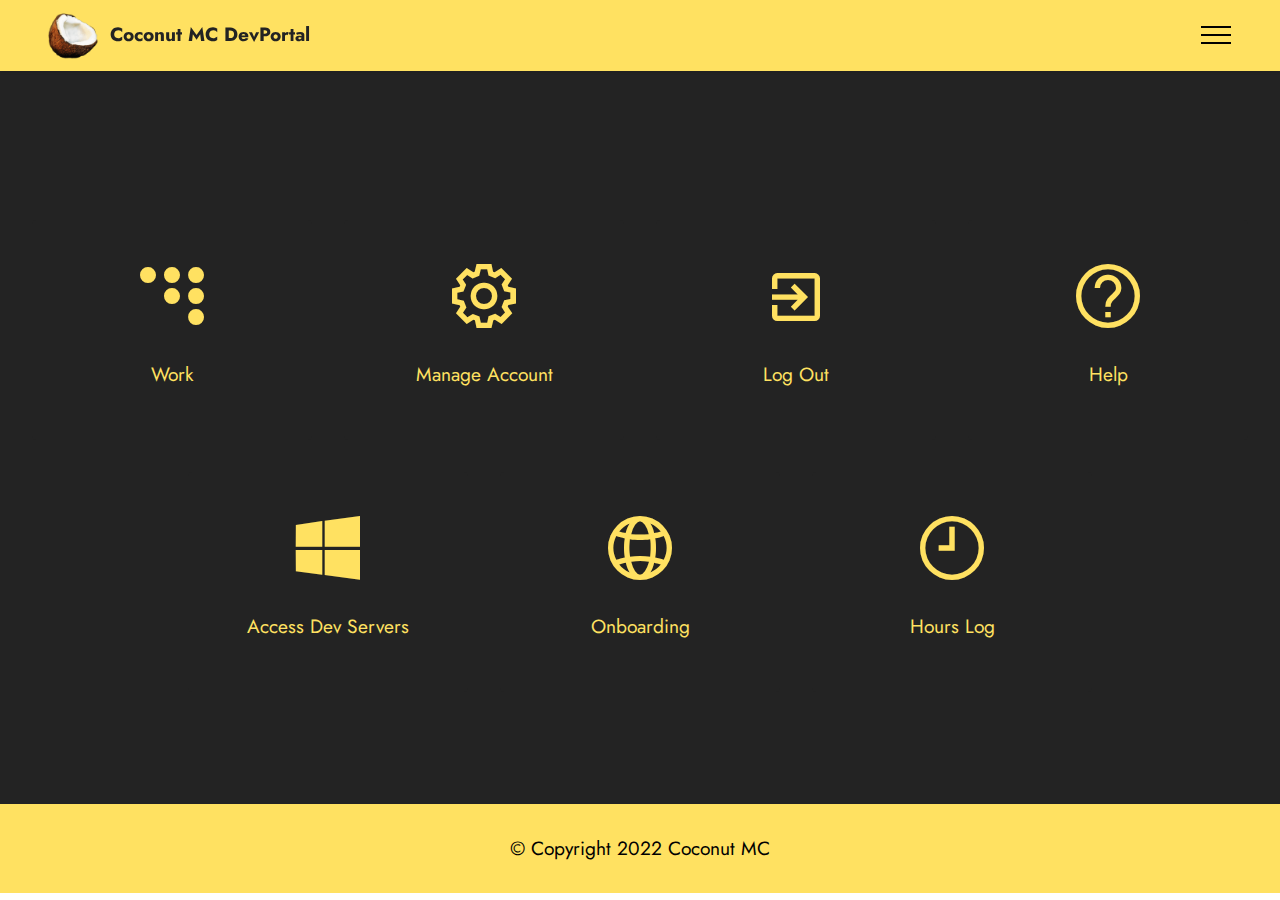
<file: index.html>
<!DOCTYPE html>
<html  >
<head>
  
  <meta charset="UTF-8">
  <meta http-equiv="X-UA-Compatible" content="IE=edge">
  
  <meta name="viewport" content="width=device-width, initial-scale=1, minimum-scale=1">
  <link rel="shortcut icon" href="assets/images/icon-128x128.png" type="image/x-icon">
  <meta name="description" content="">
  
  
  <title>DevPortal</title>
  <link rel="stylesheet" href="assets/material-design/css/material-icons.min.css">
  <link rel="stylesheet" href="assets/web/assets/mobirise-icons2/mobirise2.css">
  <link rel="stylesheet" href="assets/bootstrap/css/bootstrap.min.css">
  <link rel="stylesheet" href="assets/bootstrap/css/bootstrap-grid.min.css">
  <link rel="stylesheet" href="assets/bootstrap/css/bootstrap-reboot.min.css">
  <link rel="stylesheet" href="assets/animatecss/animate.css">
  <link rel="stylesheet" href="assets/dropdown/css/style.css">
  <link rel="stylesheet" href="assets/socicon/css/styles.css">
  <link rel="stylesheet" href="assets/theme/css/style.css">
  <link rel="preload" href="https://fonts.googleapis.com/css?family=Jost:100,200,300,400,500,600,700,800,900,100i,200i,300i,400i,500i,600i,700i,800i,900i&display=swap" as="style" onload="this.onload=null;this.rel='stylesheet'">
  <noscript><link rel="stylesheet" href="https://fonts.googleapis.com/css?family=Jost:100,200,300,400,500,600,700,800,900,100i,200i,300i,400i,500i,600i,700i,800i,900i&display=swap"></noscript>
  <link rel="preload" as="style" href="assets/mobirise/css/mbr-additional.css"><link rel="stylesheet" href="assets/mobirise/css/mbr-additional.css" type="text/css">
  
  
  
  <script type="text/javascript">document.body.style.visibility="hidden";</script><div id="SFctr" data-org="28337" data-mfl="61e75ec3d80a4f27d0645fc1"><div style="clear:both"></div></div><script type="text/javascript" src="https://cdn.membershipworks.com/mfl.js"></script>
</head>
<body>
  
  <section data-bs-version="5.1" class="menu menu2 cid-sUPVJzrgjE" once="menu" id="menu2-10">
    
    <nav class="navbar navbar-dropdown navbar-fixed-top collapsed">
        <div class="container-fluid">
            <div class="navbar-brand">
                <span class="navbar-logo">
                    <a href="devportal-signin.html">
                        <img src="assets/images/coconut-icon-256x256.png" alt="Coconut MC Logo" style="height: 3.1rem;">
                    </a>
                </span>
                <span class="navbar-caption-wrap"><a class="navbar-caption text-black text-primary display-7" href="devportal-signin.html">Coconut MC DevPortal</a></span>
            </div>
            <button class="navbar-toggler" type="button" data-toggle="collapse" data-bs-toggle="collapse" data-target="#navbarSupportedContent" data-bs-target="#navbarSupportedContent" aria-controls="navbarNavAltMarkup" aria-expanded="false" aria-label="Toggle navigation">
                <div class="hamburger">
                    <span></span>
                    <span></span>
                    <span></span>
                    <span></span>
                </div>
            </button>
            <div class="collapse navbar-collapse" id="navbarSupportedContent">
                <ul class="navbar-nav nav-dropdown nav-right" data-app-modern-menu="true"><li class="nav-item"><a class="nav-link link text-black show text-primary display-4" href="devportal-signin.html">DevPortal</a></li></ul>
                
                
            </div>
        </div>
    </nav>
</section>

<div id="features2-12" data-org="28337" data-mfl="61e75ec3d80a4f27d0645fc1" class="cid-sUVe3tELH8" data-rv-view="155"><div style="clear:both"></div></div><section data-bs-version="5.1" class="features1 cid-sUVe3tELH8" id="features2-12">

    

    
    <div class="container-fluid">
        <div class="row justify-content-center">
            <div class="col-12 col-md-6 col-lg-3">
                <div class="card-wrapper">
                    <div class="card-box align-center">
                        <a href="devportal-workmenu.html"><span class="mbr-iconfont socicon-coderwall socicon"></span></a>
                        <h4 class="card-title align-center mbr-black mbr-fonts-style display-7">
                            <strong><a href="devportal-workmenu.html" class="text-primary">Work</a></strong></h4>
                    </div>
                </div>
            </div>
            <div class="col-12 col-md-6 col-lg-3">
                <div class="card-wrapper">
                    <div class="card-box align-center">
                        <a href="devportal-manageaccount.html"><span class="mbr-iconfont mobi-mbri-setting mobi-mbri"></span></a>
                        <h4 class="card-title align-center mbr-black mbr-fonts-style display-7"><a href="devportal-manageaccount.html" class="text-primary">Manage Account</a></h4>
                    </div>
                </div>
            </div>
            <div class="col-12 col-md-6 col-lg-3">
                <div class="card-wrapper">
                    <div class="card-box align-center">
                        <a href="devportal-logout.html"><span class="mbr-iconfont material-exit-to-app material"></span></a>
                        <h4 class="card-title align-center mbr-black mbr-fonts-style display-7"><strong><a href="devportal-logout.html" class="text-primary">Log Out</a></strong></h4>
                    </div>
                </div>
            </div>
            <div class="col-12 col-md-6 col-lg-3">
                <div class="card-wrapper">
                    <div class="card-box align-center">
                        <a href="devportal-help.html"><span class="mbr-iconfont mobi-mbri-help mobi-mbri"></span></a>
                        <h4 class="card-title align-center mbr-black mbr-fonts-style display-7">
                            <strong><a href="devportal-help.html" class="text-primary">Help</a></strong></h4>
                    </div>
                </div>
            </div>
        </div>
    </div>
</section>

<section data-bs-version="5.1" class="features1 cid-sUYwrSjb9K" id="features2-1x">

    

    
    <div class="container-fluid">
        <div class="row justify-content-center">
            <div class="col-12 col-md-6 col-lg-3">
                <div class="card-wrapper">
                    <div class="card-box align-center">
                        <a href="devportal-servers.html"><span class="mbr-iconfont socicon-windows socicon"></span></a>
                        <h4 class="card-title align-center mbr-black mbr-fonts-style display-7">
                            <strong><a href="devportal-servers.html" class="text-primary">Access Dev Servers</a></strong></h4>
                    </div>
                </div>
            </div>
            <div class="col-12 col-md-6 col-lg-3">
                <div class="card-wrapper">
                    <div class="card-box align-center">
                        <a href="devportal-onboarding.html"><span class="mbr-iconfont mobi-mbri-globe-2 mobi-mbri"></span></a>
                        <h4 class="card-title align-center mbr-black mbr-fonts-style display-7">
                            <strong><a href="devportal-onboarding.html" class="text-primary">Onboarding</a></strong></h4>
                    </div>
                </div>
            </div>
            <div class="col-12 col-md-6 col-lg-3">
                <div class="card-wrapper">
                    <div class="card-box align-center">
                        <a href="devportal-loghours.html"><span class="mbr-iconfont mobi-mbri-clock mobi-mbri"></span></a>
                        <h4 class="card-title align-center mbr-black mbr-fonts-style display-7">
                            <strong><a href="devportal-loghours.html" class="text-primary" target="_blank">Hours Log</a></strong></h4>
                    </div>
                </div>
            </div>
            
        </div>
    </div>
</section>

<section data-bs-version="5.1" class="footer7 cid-sUTSU3HsSd" once="footers" id="footer7-11">

    

    

    <div class="container">
        <div class="media-container-row align-center mbr-white">
            <div class="col-12">
                <p class="mbr-text mb-0 mbr-fonts-style display-7">© Copyright 2022 Coconut MC</p>
            </div>
        </div>
    </div>
</section><section id="top-1" hidden><a href="https://mobirise.site"></a></section><script src="assets/bootstrap/js/bootstrap.bundle.min.js"></script>  <script src="assets/smoothscroll/smooth-scroll.js"></script>  <script src="assets/ytplayer/index.js"></script>  <script src="assets/dropdown/js/navbar-dropdown.js"></script>  <script src="assets/theme/js/script.js"></script>  <script src="assets/witsec-mailform/witsec-mailform.js"></script>  
  
  
  <input name="animation" type="hidden">
  </body>
</html>
</file>
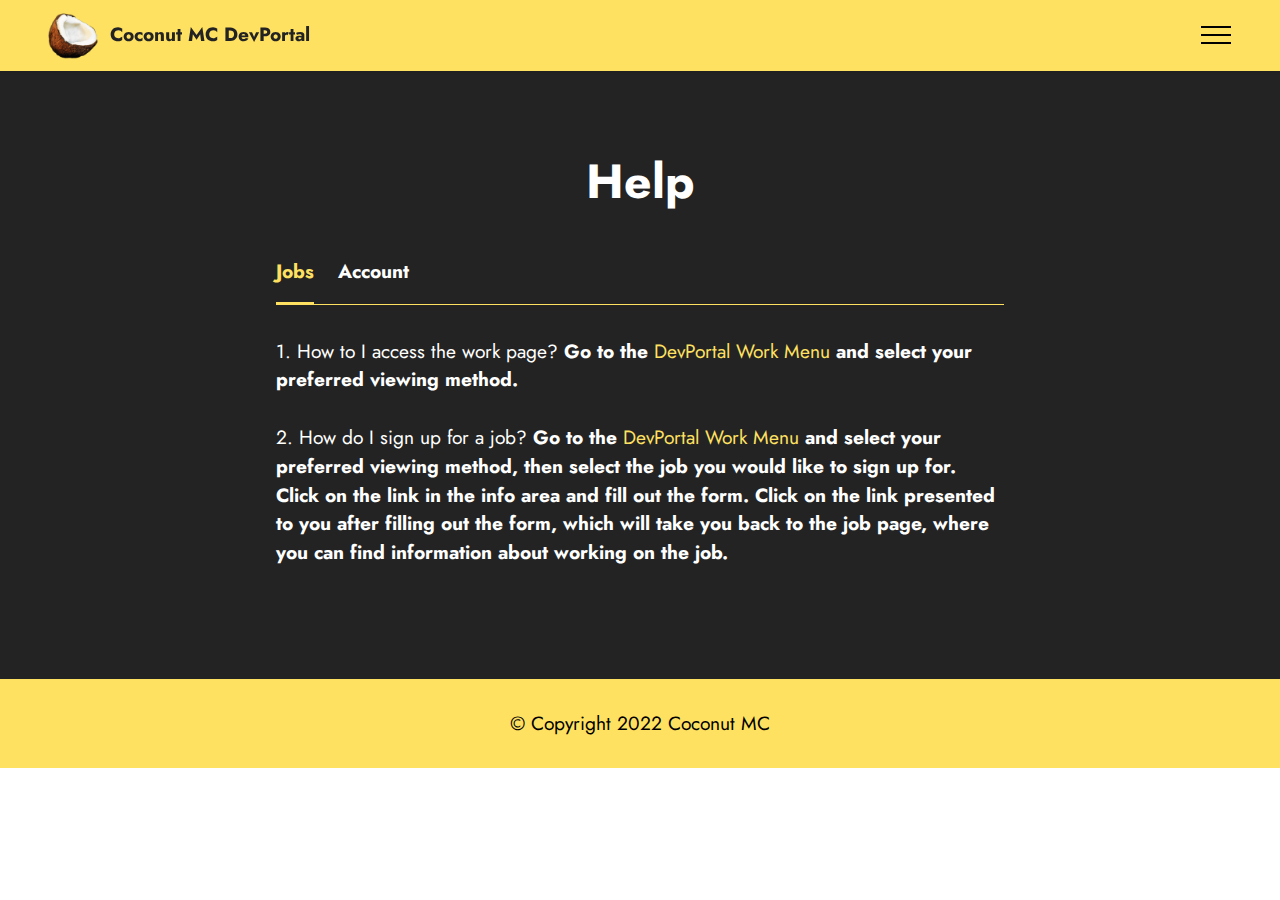
<file: devportal-help.html>
<!DOCTYPE html>
<html  >
<head>
  
  <meta charset="UTF-8">
  <meta http-equiv="X-UA-Compatible" content="IE=edge">
  
  <meta name="viewport" content="width=device-width, initial-scale=1, minimum-scale=1">
  <link rel="shortcut icon" href="assets/images/icon-128x128.png" type="image/x-icon">
  <meta name="description" content="">
  
  
  <title>DevPortal Help</title>
  <link rel="stylesheet" href="assets/bootstrap/css/bootstrap.min.css">
  <link rel="stylesheet" href="assets/bootstrap/css/bootstrap-grid.min.css">
  <link rel="stylesheet" href="assets/bootstrap/css/bootstrap-reboot.min.css">
  <link rel="stylesheet" href="assets/animatecss/animate.css">
  <link rel="stylesheet" href="assets/dropdown/css/style.css">
  <link rel="stylesheet" href="assets/socicon/css/styles.css">
  <link rel="stylesheet" href="assets/theme/css/style.css">
  <link rel="preload" href="https://fonts.googleapis.com/css?family=Jost:100,200,300,400,500,600,700,800,900,100i,200i,300i,400i,500i,600i,700i,800i,900i&display=swap" as="style" onload="this.onload=null;this.rel='stylesheet'">
  <noscript><link rel="stylesheet" href="https://fonts.googleapis.com/css?family=Jost:100,200,300,400,500,600,700,800,900,100i,200i,300i,400i,500i,600i,700i,800i,900i&display=swap"></noscript>
  <link rel="preload" as="style" href="assets/mobirise/css/mbr-additional.css"><link rel="stylesheet" href="assets/mobirise/css/mbr-additional.css" type="text/css">
  
  
  
  <script type="text/javascript">document.body.style.visibility="hidden";</script><div id="SFctr" data-org="28337" data-mfl="61e75ec3d80a4f27d0645fc1"><div style="clear:both"></div></div><script type="text/javascript" src="https://cdn.membershipworks.com/mfl.js"></script>
</head>
<body>
  
  <section data-bs-version="5.1" class="menu menu2 cid-sUPVJzrgjE" once="menu" id="menu2-1n">
    
    <nav class="navbar navbar-dropdown navbar-fixed-top collapsed">
        <div class="container-fluid">
            <div class="navbar-brand">
                <span class="navbar-logo">
                    <a href="devportal-signin.html">
                        <img src="assets/images/coconut-icon-256x256.png" alt="Coconut MC Logo" style="height: 3.1rem;">
                    </a>
                </span>
                <span class="navbar-caption-wrap"><a class="navbar-caption text-black text-primary display-7" href="devportal-signin.html">Coconut MC DevPortal</a></span>
            </div>
            <button class="navbar-toggler" type="button" data-toggle="collapse" data-bs-toggle="collapse" data-target="#navbarSupportedContent" data-bs-target="#navbarSupportedContent" aria-controls="navbarNavAltMarkup" aria-expanded="false" aria-label="Toggle navigation">
                <div class="hamburger">
                    <span></span>
                    <span></span>
                    <span></span>
                    <span></span>
                </div>
            </button>
            <div class="collapse navbar-collapse" id="navbarSupportedContent">
                <ul class="navbar-nav nav-dropdown nav-right" data-app-modern-menu="true"><li class="nav-item"><a class="nav-link link text-black show text-primary display-4" href="devportal-signin.html">DevPortal</a></li></ul>
                
                
            </div>
        </div>
    </nav>
</section>

<section data-bs-version="5.1" class="tabs content18 cid-sUYgg7MsuS" id="tabs1-1s">

    

    
    <div class="container">
        <div class="row justify-content-center">
            <div class="col-12 col-md-8">
                <h3 class="mbr-section-title mb-0 mbr-fonts-style display-2">
                    <strong>Help</strong></h3>
                
            </div>
        </div>
        <div class="row justify-content-center mt-4">
            <div class="col-12 col-md-8">
                <ul class="nav nav-tabs mb-4" role="tablist">
                    <li class="nav-item first mbr-fonts-style"><a class="nav-link mbr-fonts-style show active display-7" role="tab" data-toggle="tab" data-bs-toggle="tab" href="#tabs1-1s_tab0" aria-selected="true"><strong>Jobs</strong></a></li>
                    <li class="nav-item"><a class="nav-link mbr-fonts-style active display-7" role="tab" data-toggle="tab" data-bs-toggle="tab" href="#tabs1-1s_tab1" aria-selected="true"><strong>Account</strong></a></li>
                    
                    
                    
                    
                </ul>
                <div class="tab-content">
                    <div id="tab1" class="tab-pane in active" role="tabpanel">
                        <div class="row">
                            <div class="col-md-12">
                                <p class="mbr-text mbr-fonts-style display-7">1. How to I access the work page? <strong>Go to the <a href="devportal-workmenu.html" class="text-primary">DevPortal Work Menu</a> and select your preferred viewing method.</strong><br><br>2. How do I sign up for a job? <strong>Go to the <a href="devportal-workmenu.html" class="text-primary">DevPortal Work Menu</a> and select your preferred viewing method, then select the job you would like to sign up for. Click on the link in the info area and fill out the form. Click on the link presented to you after filling out the form, which will take you back to the job page, where you can find information about working on the job.</strong></p>
                            </div>
                        </div>
                    </div>
                    <div id="tab2" class="tab-pane" role="tabpanel">
                        <div class="row">
                            <div class="col-md-12">
                                <p class="mbr-text mbr-fonts-style display-7">1. How do I edit my account? <strong>Go to the <a href="devportal-manageaccount.html" class="text-primary">Manage&nbsp;Account</a> page and make sure you're logged in.</strong></p>
                            </div>
                        </div>
                    </div>
                    
                    
                    
                    
                </div>
            </div>
        </div>
    </div>
</section>

<section data-bs-version="5.1" class="footer7 cid-sUTSU3HsSd" once="footers" id="footer7-1o">

    

    

    <div class="container">
        <div class="media-container-row align-center mbr-white">
            <div class="col-12">
                <p class="mbr-text mb-0 mbr-fonts-style display-7">© Copyright 2022 Coconut MC</p>
            </div>
        </div>
    </div>
</section><section id="top-1" hidden><a href="https://mobirise.site"></a></section><script src="assets/bootstrap/js/bootstrap.bundle.min.js"></script>  <script src="assets/smoothscroll/smooth-scroll.js"></script>  <script src="assets/ytplayer/index.js"></script>  <script src="assets/dropdown/js/navbar-dropdown.js"></script>  <script src="assets/mbr-tabs/mbr-tabs.js"></script>  <script src="assets/theme/js/script.js"></script>  <script src="assets/witsec-mailform/witsec-mailform.js"></script>  
  
  
  <input name="animation" type="hidden">
  </body>
</html>
</file>
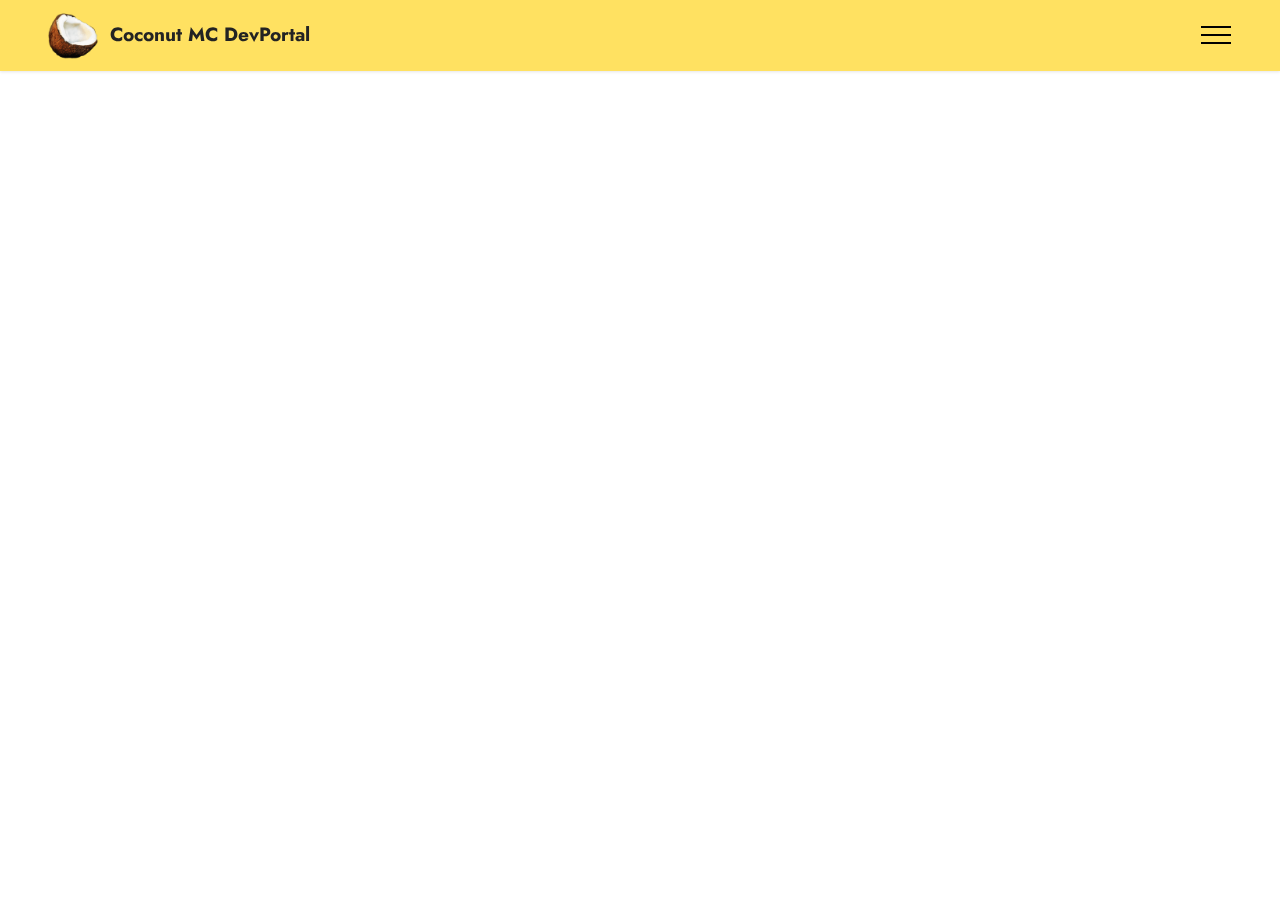
<file: devportal-loghours.html>
<!DOCTYPE html>
<html  >
<head>
  
  <meta charset="UTF-8">
  <meta http-equiv="X-UA-Compatible" content="IE=edge">
  
  <meta name="viewport" content="width=device-width, initial-scale=1, minimum-scale=1">
  <link rel="shortcut icon" href="assets/images/icon-128x128.png" type="image/x-icon">
  <meta name="description" content="">
  
  
  <title>Log Hours</title>
  <link rel="stylesheet" href="assets/bootstrap/css/bootstrap.min.css">
  <link rel="stylesheet" href="assets/bootstrap/css/bootstrap-grid.min.css">
  <link rel="stylesheet" href="assets/bootstrap/css/bootstrap-reboot.min.css">
  <link rel="stylesheet" href="assets/animatecss/animate.css">
  <link rel="stylesheet" href="assets/dropdown/css/style.css">
  <link rel="stylesheet" href="assets/socicon/css/styles.css">
  <link rel="stylesheet" href="assets/theme/css/style.css">
  <link rel="preload" href="https://fonts.googleapis.com/css?family=Jost:100,200,300,400,500,600,700,800,900,100i,200i,300i,400i,500i,600i,700i,800i,900i&display=swap" as="style" onload="this.onload=null;this.rel='stylesheet'">
  <noscript><link rel="stylesheet" href="https://fonts.googleapis.com/css?family=Jost:100,200,300,400,500,600,700,800,900,100i,200i,300i,400i,500i,600i,700i,800i,900i&display=swap"></noscript>
  <link rel="preload" as="style" href="assets/mobirise/css/mbr-additional.css"><link rel="stylesheet" href="assets/mobirise/css/mbr-additional.css" type="text/css">
  
  
  
  
</head>
<body>
  
  <section data-bs-version="5.1" class="menu menu2 cid-sUPVJzrgjE" once="menu" id="menu2-2j">
    
    <nav class="navbar navbar-dropdown navbar-fixed-top collapsed">
        <div class="container-fluid">
            <div class="navbar-brand">
                <span class="navbar-logo">
                    <a href="devportal-signin.html">
                        <img src="assets/images/coconut-icon-256x256.png" alt="Coconut MC Logo" style="height: 3.1rem;">
                    </a>
                </span>
                <span class="navbar-caption-wrap"><a class="navbar-caption text-black text-primary display-7" href="devportal-signin.html">Coconut MC DevPortal</a></span>
            </div>
            <button class="navbar-toggler" type="button" data-toggle="collapse" data-bs-toggle="collapse" data-target="#navbarSupportedContent" data-bs-target="#navbarSupportedContent" aria-controls="navbarNavAltMarkup" aria-expanded="false" aria-label="Toggle navigation">
                <div class="hamburger">
                    <span></span>
                    <span></span>
                    <span></span>
                    <span></span>
                </div>
            </button>
            <div class="collapse navbar-collapse" id="navbarSupportedContent">
                <ul class="navbar-nav nav-dropdown nav-right" data-app-modern-menu="true"><li class="nav-item"><a class="nav-link link text-black show text-primary display-4" href="devportal-signin.html">DevPortal</a></li></ul>
                
                
            </div>
        </div>
    </nav>
</section>

<iframe src="https://app.myhours.com/#/track" title="MyHours" height="540" class="cid-5UD3GVSe3o" id="footer7-2k" data-rv-view="181"></iframe><section id="top-1" hidden><a href="https://mobirise.site"></a></section><script src="assets/bootstrap/js/bootstrap.bundle.min.js"></script>  <script src="assets/smoothscroll/smooth-scroll.js"></script>  <script src="assets/ytplayer/index.js"></script>  <script src="assets/dropdown/js/navbar-dropdown.js"></script>  <script src="assets/theme/js/script.js"></script>  <script src="assets/witsec-mailform/witsec-mailform.js"></script>  
  
  
  <input name="animation" type="hidden">
  </body>
</html>
</file>
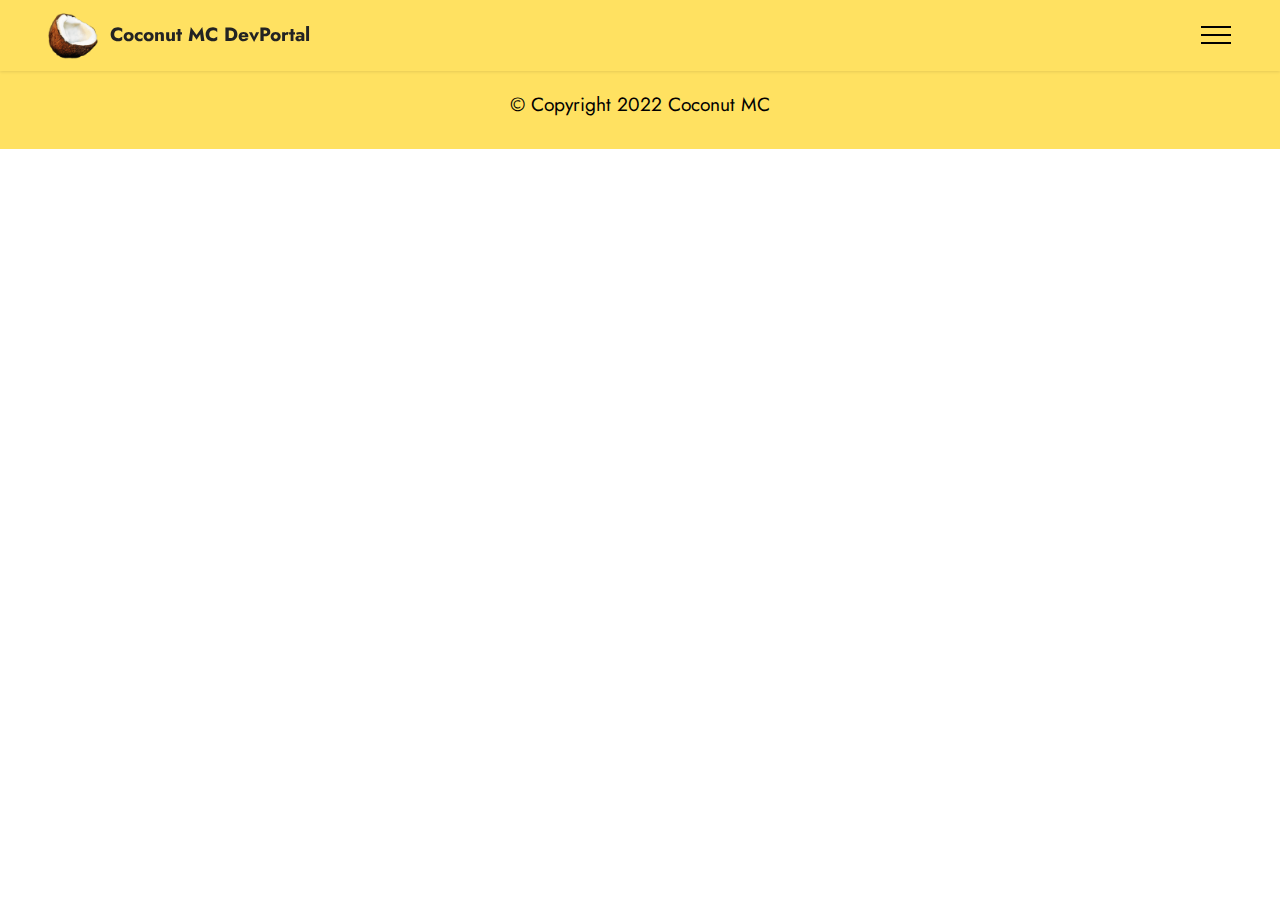
<file: devportal-logout.html>
<!DOCTYPE html>
<html  >
<head>
  
  <meta charset="UTF-8">
  <meta http-equiv="X-UA-Compatible" content="IE=edge">
  
  <meta name="viewport" content="width=device-width, initial-scale=1, minimum-scale=1">
  <link rel="shortcut icon" href="assets/images/icon-128x128.png" type="image/x-icon">
  <meta name="description" content="">
  
  
  <title>DevPortal Log Out</title>
  <link rel="stylesheet" href="assets/bootstrap/css/bootstrap.min.css">
  <link rel="stylesheet" href="assets/bootstrap/css/bootstrap-grid.min.css">
  <link rel="stylesheet" href="assets/bootstrap/css/bootstrap-reboot.min.css">
  <link rel="stylesheet" href="assets/animatecss/animate.css">
  <link rel="stylesheet" href="assets/dropdown/css/style.css">
  <link rel="stylesheet" href="assets/socicon/css/styles.css">
  <link rel="stylesheet" href="assets/theme/css/style.css">
  <link rel="preload" href="https://fonts.googleapis.com/css?family=Jost:100,200,300,400,500,600,700,800,900,100i,200i,300i,400i,500i,600i,700i,800i,900i&display=swap" as="style" onload="this.onload=null;this.rel='stylesheet'">
  <noscript><link rel="stylesheet" href="https://fonts.googleapis.com/css?family=Jost:100,200,300,400,500,600,700,800,900,100i,200i,300i,400i,500i,600i,700i,800i,900i&display=swap"></noscript>
  <link rel="preload" as="style" href="assets/mobirise/css/mbr-additional.css"><link rel="stylesheet" href="assets/mobirise/css/mbr-additional.css" type="text/css">
  
  
  
  
</head>
<body>
  
  <section data-bs-version="5.1" class="menu menu2 cid-sUPVJzrgjE" once="menu" id="menu2-13">
    
    <nav class="navbar navbar-dropdown navbar-fixed-top collapsed">
        <div class="container-fluid">
            <div class="navbar-brand">
                <span class="navbar-logo">
                    <a href="devportal-signin.html">
                        <img src="assets/images/coconut-icon-256x256.png" alt="Coconut MC Logo" style="height: 3.1rem;">
                    </a>
                </span>
                <span class="navbar-caption-wrap"><a class="navbar-caption text-black text-primary display-7" href="devportal-signin.html">Coconut MC DevPortal</a></span>
            </div>
            <button class="navbar-toggler" type="button" data-toggle="collapse" data-bs-toggle="collapse" data-target="#navbarSupportedContent" data-bs-target="#navbarSupportedContent" aria-controls="navbarNavAltMarkup" aria-expanded="false" aria-label="Toggle navigation">
                <div class="hamburger">
                    <span></span>
                    <span></span>
                    <span></span>
                    <span></span>
                </div>
            </button>
            <div class="collapse navbar-collapse" id="navbarSupportedContent">
                <ul class="navbar-nav nav-dropdown nav-right" data-app-modern-menu="true"><li class="nav-item"><a class="nav-link link text-black show text-primary display-4" href="devportal-signin.html">DevPortal</a></li></ul>
                
                
            </div>
        </div>
    </nav>
</section>

<section data-bs-version="5.1" class="footer7 cid-sUVsRlA7iX" once="footers" id="footer7-1b">

    

    

    <div class="container">
        <div class="media-container-row align-center mbr-white">
            <div class="col-12">
                <p class="mbr-text mb-0 mbr-fonts-style display-7">© Copyright 2022 Coconut MC</p>
            </div>
        </div>
    </div>
</section><section id="top-1" hidden><a href="https://mobirise.site"></a></section><script src="assets/bootstrap/js/bootstrap.bundle.min.js"></script>  <script src="assets/smoothscroll/smooth-scroll.js"></script>  <script src="assets/ytplayer/index.js"></script>  <script src="assets/dropdown/js/navbar-dropdown.js"></script>  <script src="assets/theme/js/script.js"></script>  <script src="assets/witsec-mailform/witsec-mailform.js"></script>  
  
  <div id="SFctr" class="SF" data-org="28337" data-ini="signout" data-out="https://devportal.coconutmcgames.com/devportal-signin" data-scl="0" data-sfi="1"><script type="text/javascript" src="https://cdn.membershipworks.com/mfm.js"></script>
  <input name="animation" type="hidden">
  </body>
</html>
</file>
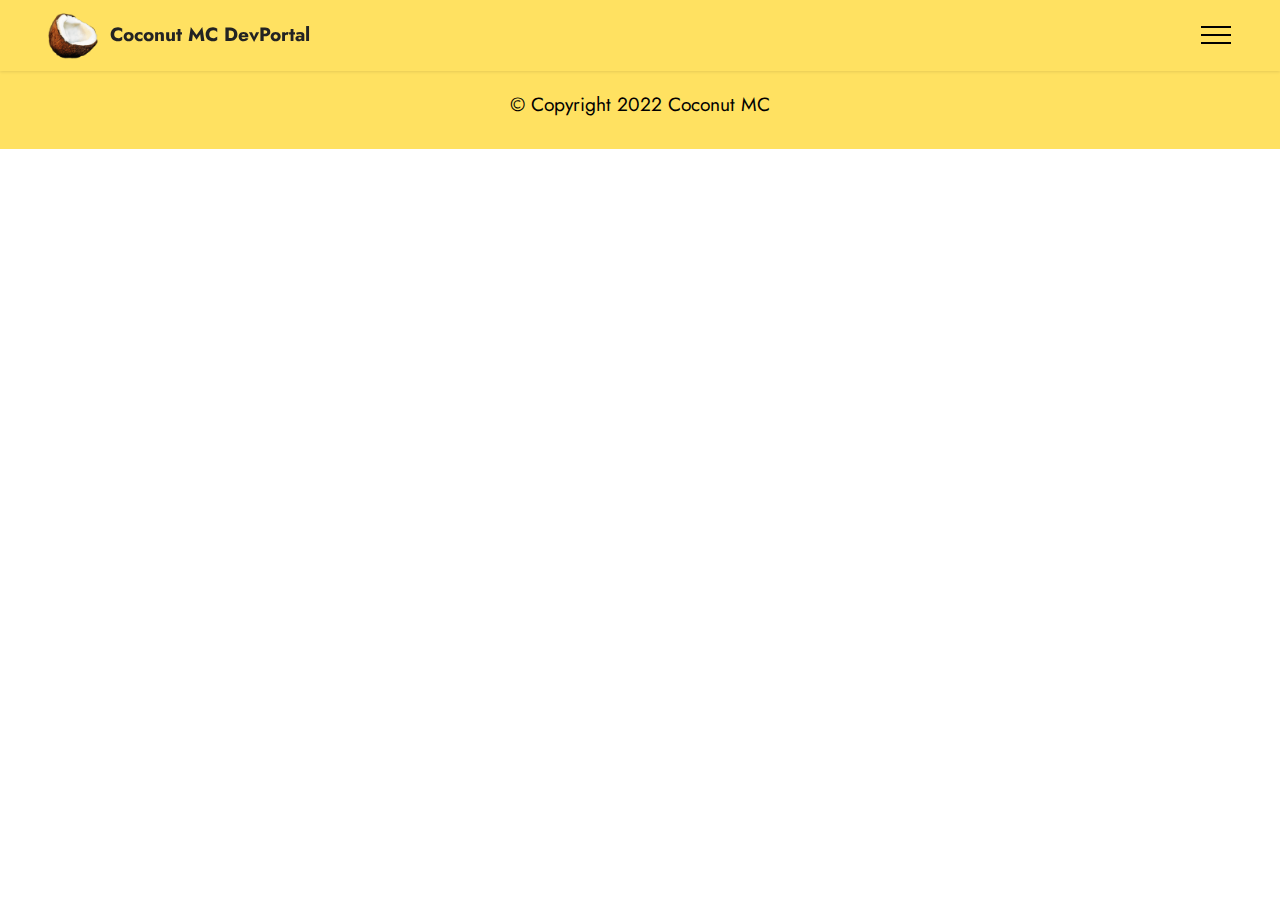
<file: devportal-manageaccount.html>
<!DOCTYPE html>
<html  >
<head>
  
  <meta charset="UTF-8">
  <meta http-equiv="X-UA-Compatible" content="IE=edge">
  
  <meta name="viewport" content="width=device-width, initial-scale=1, minimum-scale=1">
  <link rel="shortcut icon" href="assets/images/icon-128x128.png" type="image/x-icon">
  <meta name="description" content="">
  
  
  <title>DevPortal Manage Account</title>
  <link rel="stylesheet" href="assets/bootstrap/css/bootstrap.min.css">
  <link rel="stylesheet" href="assets/bootstrap/css/bootstrap-grid.min.css">
  <link rel="stylesheet" href="assets/bootstrap/css/bootstrap-reboot.min.css">
  <link rel="stylesheet" href="assets/animatecss/animate.css">
  <link rel="stylesheet" href="assets/dropdown/css/style.css">
  <link rel="stylesheet" href="assets/socicon/css/styles.css">
  <link rel="stylesheet" href="assets/theme/css/style.css">
  <link rel="preload" href="https://fonts.googleapis.com/css?family=Jost:100,200,300,400,500,600,700,800,900,100i,200i,300i,400i,500i,600i,700i,800i,900i&display=swap" as="style" onload="this.onload=null;this.rel='stylesheet'">
  <noscript><link rel="stylesheet" href="https://fonts.googleapis.com/css?family=Jost:100,200,300,400,500,600,700,800,900,100i,200i,300i,400i,500i,600i,700i,800i,900i&display=swap"></noscript>
  <link rel="preload" as="style" href="assets/mobirise/css/mbr-additional.css"><link rel="stylesheet" href="assets/mobirise/css/mbr-additional.css" type="text/css">
  
  
  
  
</head>
<body>
  
  <section data-bs-version="5.1" class="menu menu2 cid-sUPVJzrgjE" once="menu" id="menu2-15">
    
    <nav class="navbar navbar-dropdown navbar-fixed-top collapsed">
        <div class="container-fluid">
            <div class="navbar-brand">
                <span class="navbar-logo">
                    <a href="devportal-signin.html">
                        <img src="assets/images/coconut-icon-256x256.png" alt="Coconut MC Logo" style="height: 3.1rem;">
                    </a>
                </span>
                <span class="navbar-caption-wrap"><a class="navbar-caption text-black text-primary display-7" href="devportal-signin.html">Coconut MC DevPortal</a></span>
            </div>
            <button class="navbar-toggler" type="button" data-toggle="collapse" data-bs-toggle="collapse" data-target="#navbarSupportedContent" data-bs-target="#navbarSupportedContent" aria-controls="navbarNavAltMarkup" aria-expanded="false" aria-label="Toggle navigation">
                <div class="hamburger">
                    <span></span>
                    <span></span>
                    <span></span>
                    <span></span>
                </div>
            </button>
            <div class="collapse navbar-collapse" id="navbarSupportedContent">
                <ul class="navbar-nav nav-dropdown nav-right" data-app-modern-menu="true"><li class="nav-item"><a class="nav-link link text-black show text-primary display-4" href="devportal-signin.html">DevPortal</a></li></ul>
                
                
            </div>
        </div>
    </nav>
</section>

<section data-bs-version="5.1" class="footer7 cid-sUVtaek2v0" once="footers" id="footer7-1e">

    

    

    <div class="container">
        <div class="media-container-row align-center mbr-white">
            <div class="col-12">
                <p class="mbr-text mb-0 mbr-fonts-style display-7">© Copyright 2022 Coconut MC</p>
            </div>
        </div>
    </div>
</section><section id="top-1" hidden><a href="https://mobirise.site"></a></section><script src="assets/bootstrap/js/bootstrap.bundle.min.js"></script>  <script src="assets/smoothscroll/smooth-scroll.js"></script>  <script src="assets/ytplayer/index.js"></script>  <script src="assets/dropdown/js/navbar-dropdown.js"></script>  <script src="assets/theme/js/script.js"></script>  <script src="assets/witsec-mailform/witsec-mailform.js"></script>  
  
  <div id="SFctr" class="SF" data-org="28337" data-ini="myaccount" data-scl="0" data-sfi="1"><script type="text/javascript" src="https://cdn.membershipworks.com/mfm.js"></script>
  <input name="animation" type="hidden">
  </body>
</html>
</file>
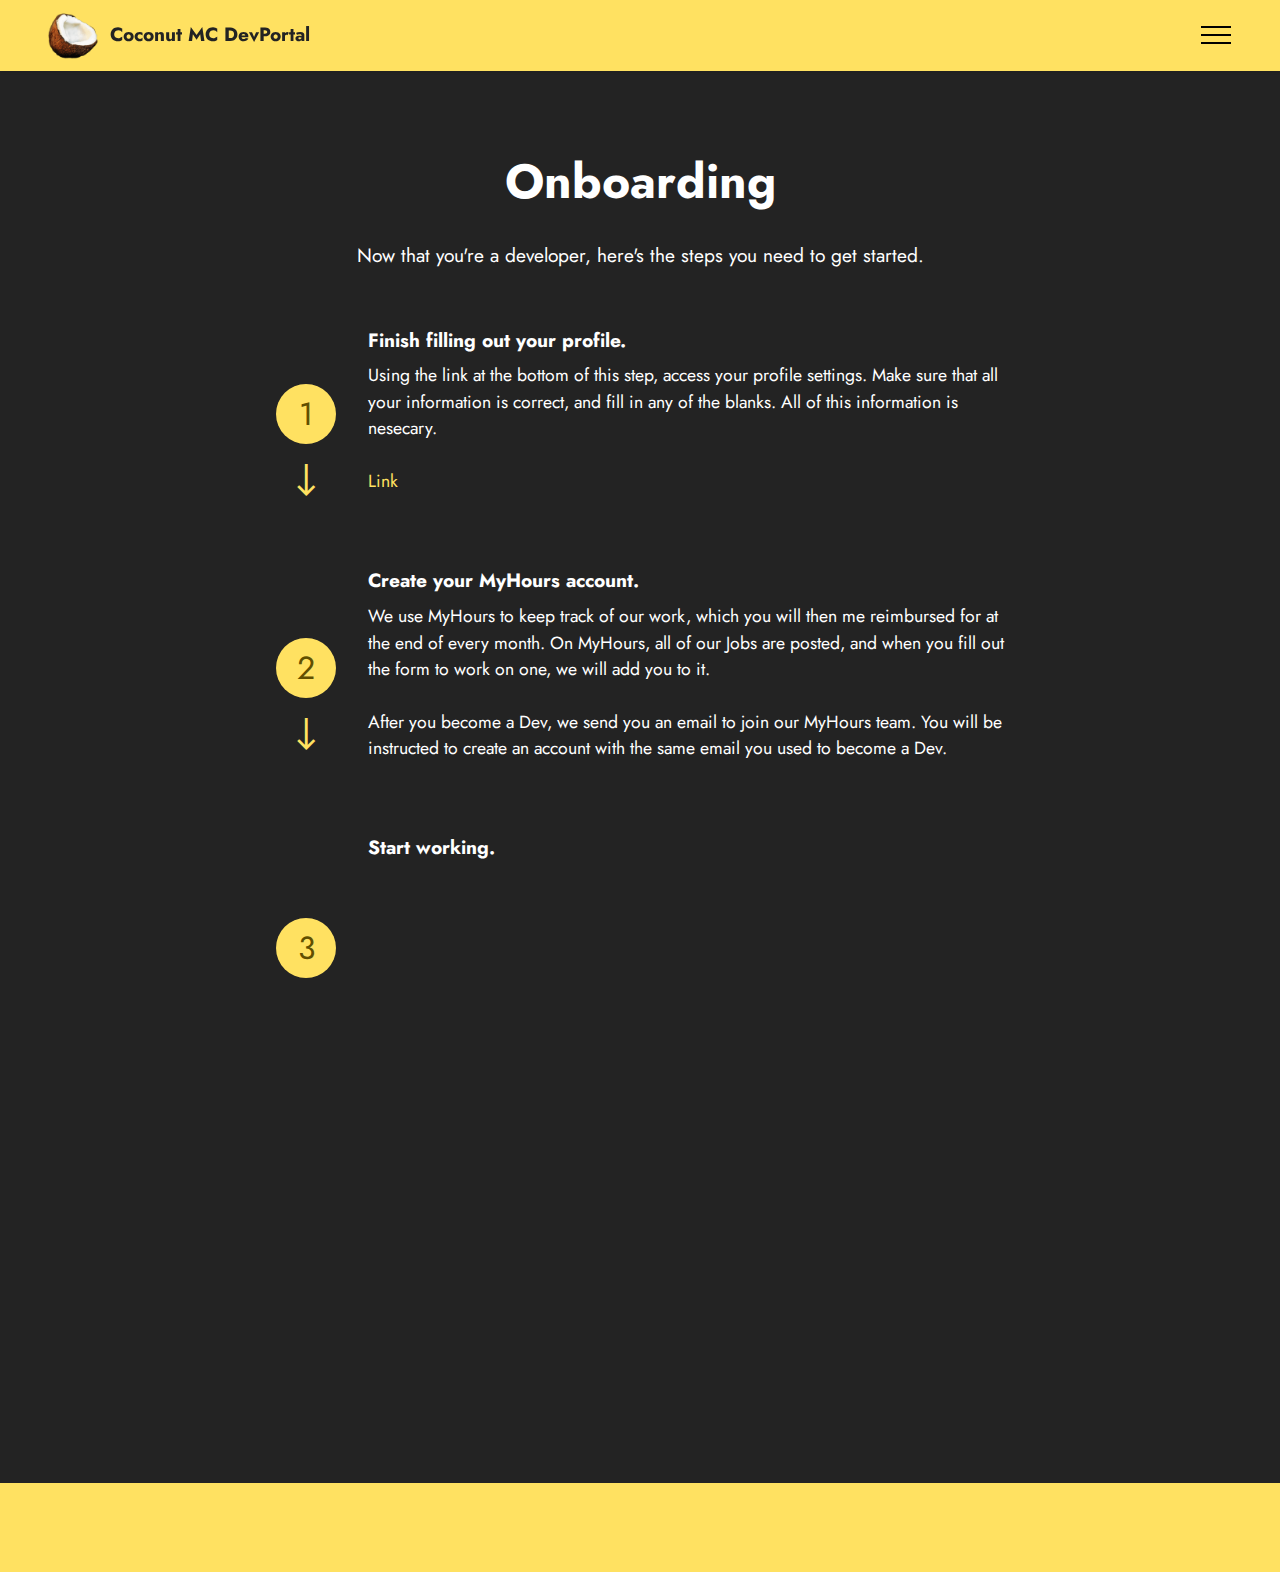
<file: devportal-onboarding.html>
<!DOCTYPE html>
<html  >
<head>
  
  <meta charset="UTF-8">
  <meta http-equiv="X-UA-Compatible" content="IE=edge">
  
  <meta name="viewport" content="width=device-width, initial-scale=1, minimum-scale=1">
  <link rel="shortcut icon" href="assets/images/icon-128x128.png" type="image/x-icon">
  <meta name="description" content="">
  
  
  <title>DevPortal Onboarding</title>
  <link rel="stylesheet" href="assets/web/assets/mobirise-icons2/mobirise2.css">
  <link rel="stylesheet" href="assets/bootstrap/css/bootstrap.min.css">
  <link rel="stylesheet" href="assets/bootstrap/css/bootstrap-grid.min.css">
  <link rel="stylesheet" href="assets/bootstrap/css/bootstrap-reboot.min.css">
  <link rel="stylesheet" href="assets/animatecss/animate.css">
  <link rel="stylesheet" href="assets/dropdown/css/style.css">
  <link rel="stylesheet" href="assets/socicon/css/styles.css">
  <link rel="stylesheet" href="assets/theme/css/style.css">
  <link rel="preload" href="https://fonts.googleapis.com/css?family=Jost:100,200,300,400,500,600,700,800,900,100i,200i,300i,400i,500i,600i,700i,800i,900i&display=swap" as="style" onload="this.onload=null;this.rel='stylesheet'">
  <noscript><link rel="stylesheet" href="https://fonts.googleapis.com/css?family=Jost:100,200,300,400,500,600,700,800,900,100i,200i,300i,400i,500i,600i,700i,800i,900i&display=swap"></noscript>
  <link rel="preload" as="style" href="assets/mobirise/css/mbr-additional.css"><link rel="stylesheet" href="assets/mobirise/css/mbr-additional.css" type="text/css">
  
  
  
  <script type="text/javascript">document.body.style.visibility="hidden";</script><div id="SFctr" data-org="28337" data-mfl="61e75ec3d80a4f27d0645fc1"><div style="clear:both"></div></div><script type="text/javascript" src="https://cdn.membershipworks.com/mfl.js"></script>
</head>
<body>
  
  <section data-bs-version="5.1" class="menu menu2 cid-sUPVJzrgjE" once="menu" id="menu2-21">
    
    <nav class="navbar navbar-dropdown navbar-fixed-top collapsed">
        <div class="container-fluid">
            <div class="navbar-brand">
                <span class="navbar-logo">
                    <a href="devportal-signin.html">
                        <img src="assets/images/coconut-icon-256x256.png" alt="Coconut MC Logo" style="height: 3.1rem;">
                    </a>
                </span>
                <span class="navbar-caption-wrap"><a class="navbar-caption text-black text-primary display-7" href="devportal-signin.html">Coconut MC DevPortal</a></span>
            </div>
            <button class="navbar-toggler" type="button" data-toggle="collapse" data-bs-toggle="collapse" data-target="#navbarSupportedContent" data-bs-target="#navbarSupportedContent" aria-controls="navbarNavAltMarkup" aria-expanded="false" aria-label="Toggle navigation">
                <div class="hamburger">
                    <span></span>
                    <span></span>
                    <span></span>
                    <span></span>
                </div>
            </button>
            <div class="collapse navbar-collapse" id="navbarSupportedContent">
                <ul class="navbar-nav nav-dropdown nav-right" data-app-modern-menu="true"><li class="nav-item"><a class="nav-link link text-black show text-primary display-4" href="devportal-signin.html">DevPortal</a></li></ul>
                
                
            </div>
        </div>
    </nav>
</section>

<section data-bs-version="5.1" class="features19 cid-sV0ayQhFjq" id="features20-24">

    
    
    <div class="container">
        <div class="row justify-content-center">
            <div class="col-md-12 col-lg-9">
                <div class="card-wrapper pb-4">
                    <div class="card-box align-center">
                        <h4 class="card-title mbr-fonts-style mb-4 display-2">
                            <strong>Onboarding</strong></h4>
                        <p class="mbr-text mbr-fonts-style mb-4 display-7">
                            Now that you're a developer, here's the steps you need to get started.</p>
                        
                    </div>
                </div>
            </div>
            <div class="col-12 col-md-8">
                <div class="item mbr-flex">
                    <div class="icon-box">
                        <span class="step-number mbr-fonts-style display-5">1</span>
                    </div>
                    <div class="text-box">
                        <h4 class="icon-title card-title mbr-black mbr-fonts-style display-7"><strong>Finish filling out your profile.</strong></h4>
                        <h5 class="icon-text mbr-black mbr-fonts-style display-4">Using the link at the bottom of this step, access your profile settings. Make sure that all your information is correct, and fill in any of the blanks. All of this information is nesecary.<br><br><a href="devportal-manageaccount.html" class="text-primary">Link</a></h5>
                    </div>
                </div>
                <div class="item mbr-flex">
                    <div class="icon-box">
                        <span class="step-number mbr-fonts-style display-5">2</span>
                    </div>
                    <div class="text-box">
                        <h4 class="icon-title card-title mbr-black mbr-fonts-style display-7">
                            <strong>Create your MyHours account.</strong></h4>
                        <h5 class="icon-text mbr-black mbr-fonts-style display-4">We use MyHours to keep track of our work, which you will then me reimbursed for at the end of every month. On MyHours, all of our Jobs are posted, and when you fill out the form to work on one, we will add you to it.<br><br>After you become a Dev, we send you an email to join our MyHours team. You will be instructed to create an account with the same email you used to become a Dev.<br></h5>
                    </div>
                </div>
                <div class="item mbr-flex last">
                    <div class="icon-box">
                        <span class="step-number mbr-fonts-style display-5">3</span>
                    </div>
                    <div class="text-box">
                        <h4 class="icon-title card-title mbr-black mbr-fonts-style display-7">
                            <strong>Start working.</strong></h4>
                        <h5 class="icon-text mbr-black mbr-fonts-style display-4">Now that you're all set up, you can begin working on Coconut MC servers. To view jobs, go to the link at the bottom of this step. Here you will find all the jobs, which you can click on to read more about and sign up for. Access MyHours by clicking on the link titled MyHours below.<br><br><a href="devportal-workmenu.html" class="text-primary">Jobs</a><br><a href="https://work.coconutmcgames.com/log" class="text-primary">MyHours</a><a href="https://work.coconutmcgames.com/log" class="text-primary"><br></a></h5>
                    </div>
                </div>
                
                
                
                
                
                
                
            </div>
        </div>
    </div>
</section>

<section data-bs-version="5.1" class="content6 cid-sV1dmTJZVo" id="content6-25">
    
    <div class="container">
        <div class="row justify-content-center">
            <div class="col-md-12 col-lg-10">
                <hr class="line">
                <p class="mbr-text align-center mbr-fonts-style my-4 display-5">
                    <em>Remember, you can find all these links on the <a href="index.html" class="text-primary">DevPortal Homepage</a>.</em></p>
                <hr class="line">
            </div>
        </div>
    </div>
</section>

<section data-bs-version="5.1" class="footer7 cid-sUTSU3HsSd" once="footers" id="footer7-22">

    

    

    <div class="container">
        <div class="media-container-row align-center mbr-white">
            <div class="col-12">
                <p class="mbr-text mb-0 mbr-fonts-style display-7">© Copyright 2022 Coconut MC</p>
            </div>
        </div>
    </div>
</section><section id="top-1" hidden><a href="https://mobirise.site"></a></section><script src="assets/bootstrap/js/bootstrap.bundle.min.js"></script>  <script src="assets/smoothscroll/smooth-scroll.js"></script>  <script src="assets/ytplayer/index.js"></script>  <script src="assets/dropdown/js/navbar-dropdown.js"></script>  <script src="assets/theme/js/script.js"></script>  <script src="assets/witsec-mailform/witsec-mailform.js"></script>  
  
  
  <input name="animation" type="hidden">
  </body>
</html>
</file>
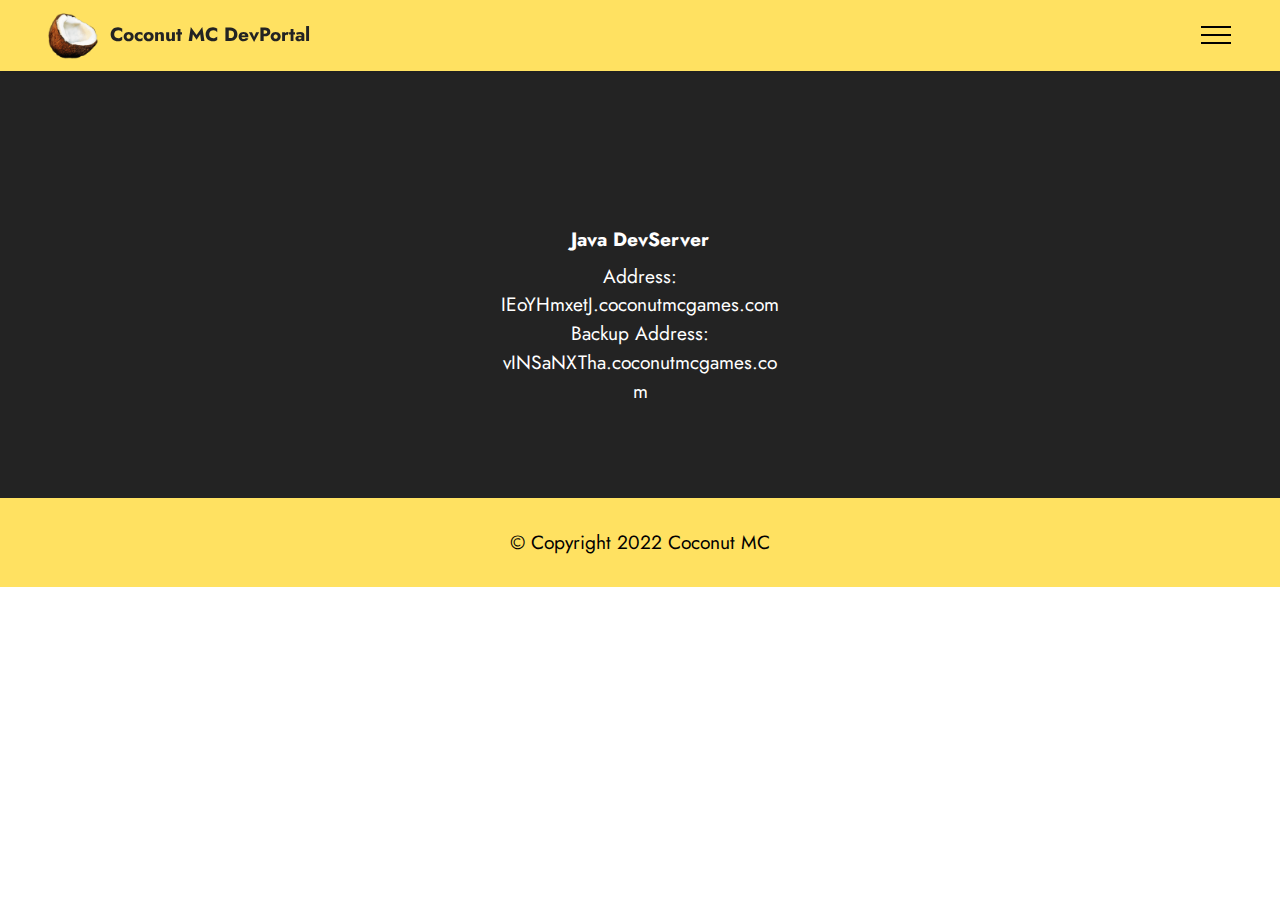
<file: devportal-servers.html>
<!DOCTYPE html>
<html  >
<head>
  
  <meta charset="UTF-8">
  <meta http-equiv="X-UA-Compatible" content="IE=edge">
  
  <meta name="viewport" content="width=device-width, initial-scale=1, minimum-scale=1">
  <link rel="shortcut icon" href="assets/images/icon-128x128.png" type="image/x-icon">
  <meta name="description" content="">
  
  
  <title>DevPortal Servers</title>
  <link rel="stylesheet" href="assets/web/assets/mobirise-icons2/mobirise2.css">
  <link rel="stylesheet" href="assets/bootstrap/css/bootstrap.min.css">
  <link rel="stylesheet" href="assets/bootstrap/css/bootstrap-grid.min.css">
  <link rel="stylesheet" href="assets/bootstrap/css/bootstrap-reboot.min.css">
  <link rel="stylesheet" href="assets/animatecss/animate.css">
  <link rel="stylesheet" href="assets/dropdown/css/style.css">
  <link rel="stylesheet" href="assets/socicon/css/styles.css">
  <link rel="stylesheet" href="assets/theme/css/style.css">
  <link rel="preload" href="https://fonts.googleapis.com/css?family=Jost:100,200,300,400,500,600,700,800,900,100i,200i,300i,400i,500i,600i,700i,800i,900i&display=swap" as="style" onload="this.onload=null;this.rel='stylesheet'">
  <noscript><link rel="stylesheet" href="https://fonts.googleapis.com/css?family=Jost:100,200,300,400,500,600,700,800,900,100i,200i,300i,400i,500i,600i,700i,800i,900i&display=swap"></noscript>
  <link rel="preload" as="style" href="assets/mobirise/css/mbr-additional.css"><link rel="stylesheet" href="assets/mobirise/css/mbr-additional.css" type="text/css">
  
  
  
  <script type="text/javascript">document.body.style.visibility="hidden";</script><div id="SFctr" data-org="28337" data-mfl="61e75ec3d80a4f27d0645fc1"><div style="clear:both"></div></div><script type="text/javascript" src="https://cdn.membershipworks.com/mfl.js"></script>
</head>
<body>
  
  <section data-bs-version="5.1" class="menu menu2 cid-sUPVJzrgjE" once="menu" id="menu2-1y">
    
    <nav class="navbar navbar-dropdown navbar-fixed-top collapsed">
        <div class="container-fluid">
            <div class="navbar-brand">
                <span class="navbar-logo">
                    <a href="devportal-signin.html">
                        <img src="assets/images/coconut-icon-256x256.png" alt="Coconut MC Logo" style="height: 3.1rem;">
                    </a>
                </span>
                <span class="navbar-caption-wrap"><a class="navbar-caption text-black text-primary display-7" href="devportal-signin.html">Coconut MC DevPortal</a></span>
            </div>
            <button class="navbar-toggler" type="button" data-toggle="collapse" data-bs-toggle="collapse" data-target="#navbarSupportedContent" data-bs-target="#navbarSupportedContent" aria-controls="navbarNavAltMarkup" aria-expanded="false" aria-label="Toggle navigation">
                <div class="hamburger">
                    <span></span>
                    <span></span>
                    <span></span>
                    <span></span>
                </div>
            </button>
            <div class="collapse navbar-collapse" id="navbarSupportedContent">
                <ul class="navbar-nav nav-dropdown nav-right" data-app-modern-menu="true"><li class="nav-item"><a class="nav-link link text-black show text-primary display-4" href="devportal-signin.html">DevPortal</a></li></ul>
                
                
            </div>
        </div>
    </nav>
</section>

<section data-bs-version="5.1" class="features1 cid-sUYxtSG2va" id="features1-20">
    

    
    <div class="container-fluid">
        <div class="row">
            <div class="col-12">
                <h3 class="mbr-section-title mbr-fonts-style align-center mb-0 display-2">
                    <strong>Features</strong>
                </h3>
                
            </div>
        </div>
        <div class="row">
            <div class="card col-12 col-md-6 col-lg-3">
                <div class="card-wrapper">
                    <div class="card-box align-center">
                        
                        <h5 class="card-title mbr-fonts-style display-7"><strong>Java DevServer</strong></h5>
                        <p class="card-text mbr-fonts-style display-7">Address: IEoYHmxetJ.coconutmcgames.com<br>Backup Address:<br>vINSaNXTha.coconutmcgames.com<br><br></p>
                    </div>
                </div>
            </div>
            
            
            
        </div>
    </div>
</section>

<section data-bs-version="5.1" class="footer7 cid-sUTSU3HsSd" once="footers" id="footer7-1z">

    

    

    <div class="container">
        <div class="media-container-row align-center mbr-white">
            <div class="col-12">
                <p class="mbr-text mb-0 mbr-fonts-style display-7">© Copyright 2022 Coconut MC</p>
            </div>
        </div>
    </div>
</section><section id="top-1" hidden><a href="https://mobirise.site"></a></section><script src="assets/bootstrap/js/bootstrap.bundle.min.js"></script>  <script src="assets/smoothscroll/smooth-scroll.js"></script>  <script src="assets/ytplayer/index.js"></script>  <script src="assets/dropdown/js/navbar-dropdown.js"></script>  <script src="assets/theme/js/script.js"></script>  <script src="assets/witsec-mailform/witsec-mailform.js"></script>  
  
  
  <input name="animation" type="hidden">
  </body>
</html>
</file>
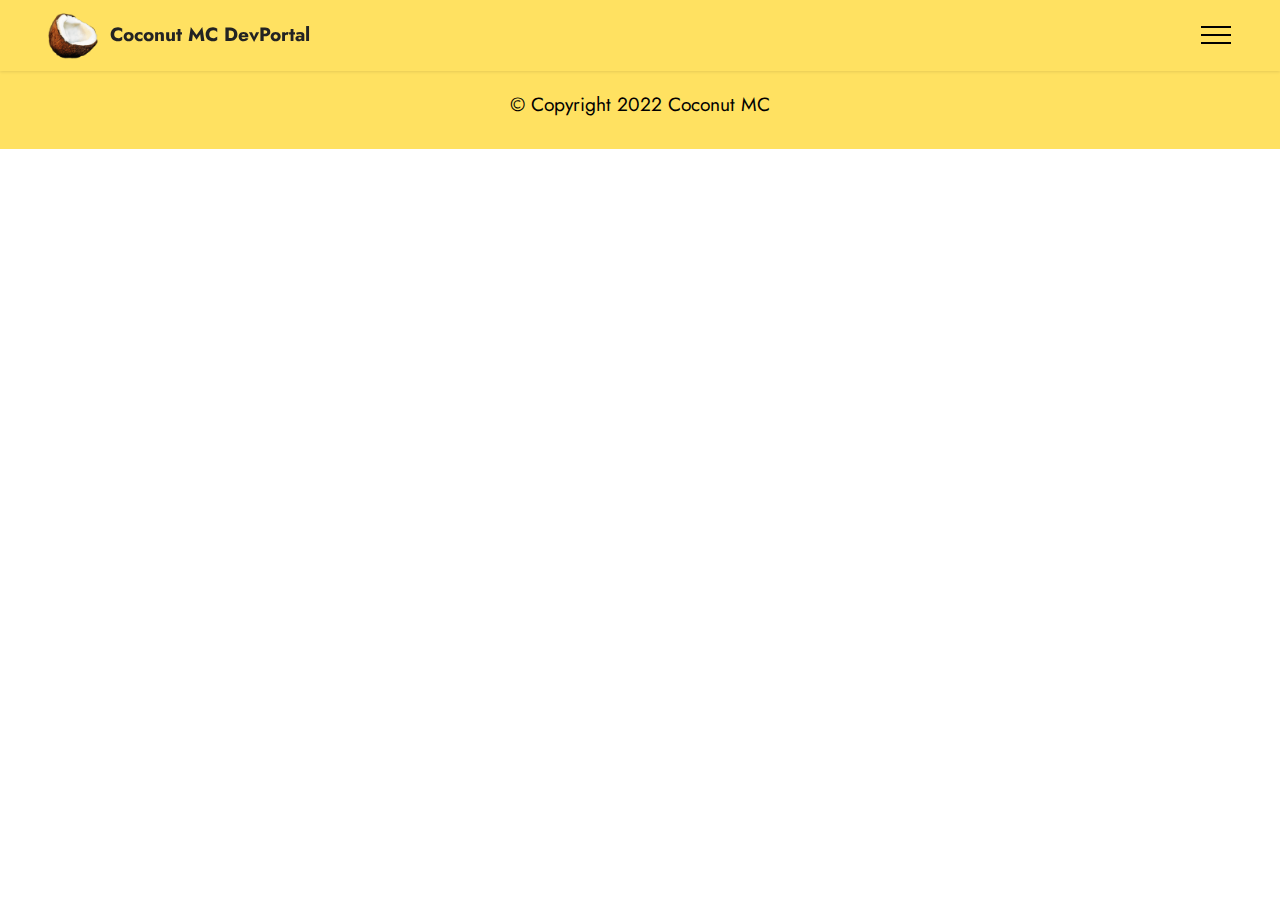
<file: devportal-signin.html>
<!DOCTYPE html>
<html  >
<head>
  
  <meta charset="UTF-8">
  <meta http-equiv="X-UA-Compatible" content="IE=edge">
  
  <meta name="viewport" content="width=device-width, initial-scale=1, minimum-scale=1">
  <link rel="shortcut icon" href="assets/images/icon-128x128.png" type="image/x-icon">
  <meta name="description" content="">
  
  
  <title>DevPortal Sign In</title>
  <link rel="stylesheet" href="assets/bootstrap/css/bootstrap.min.css">
  <link rel="stylesheet" href="assets/bootstrap/css/bootstrap-grid.min.css">
  <link rel="stylesheet" href="assets/bootstrap/css/bootstrap-reboot.min.css">
  <link rel="stylesheet" href="assets/animatecss/animate.css">
  <link rel="stylesheet" href="assets/dropdown/css/style.css">
  <link rel="stylesheet" href="assets/socicon/css/styles.css">
  <link rel="stylesheet" href="assets/theme/css/style.css">
  <link rel="preload" href="https://fonts.googleapis.com/css?family=Jost:100,200,300,400,500,600,700,800,900,100i,200i,300i,400i,500i,600i,700i,800i,900i&display=swap" as="style" onload="this.onload=null;this.rel='stylesheet'">
  <noscript><link rel="stylesheet" href="https://fonts.googleapis.com/css?family=Jost:100,200,300,400,500,600,700,800,900,100i,200i,300i,400i,500i,600i,700i,800i,900i&display=swap"></noscript>
  <link rel="preload" as="style" href="assets/mobirise/css/mbr-additional.css"><link rel="stylesheet" href="assets/mobirise/css/mbr-additional.css" type="text/css">
  
  
  
  
</head>
<body>
  
  <section data-bs-version="5.1" class="menu menu2 cid-sUPVJzrgjE" once="menu" id="menu2-x">
    
    <nav class="navbar navbar-dropdown navbar-fixed-top collapsed">
        <div class="container-fluid">
            <div class="navbar-brand">
                <span class="navbar-logo">
                    <a href="devportal-signin.html">
                        <img src="assets/images/coconut-icon-256x256.png" alt="Coconut MC Logo" style="height: 3.1rem;">
                    </a>
                </span>
                <span class="navbar-caption-wrap"><a class="navbar-caption text-black text-primary display-7" href="devportal-signin.html">Coconut MC DevPortal</a></span>
            </div>
            <button class="navbar-toggler" type="button" data-toggle="collapse" data-bs-toggle="collapse" data-target="#navbarSupportedContent" data-bs-target="#navbarSupportedContent" aria-controls="navbarNavAltMarkup" aria-expanded="false" aria-label="Toggle navigation">
                <div class="hamburger">
                    <span></span>
                    <span></span>
                    <span></span>
                    <span></span>
                </div>
            </button>
            <div class="collapse navbar-collapse" id="navbarSupportedContent">
                <ul class="navbar-nav nav-dropdown nav-right" data-app-modern-menu="true"><li class="nav-item"><a class="nav-link link text-black show text-primary display-4" href="devportal-signin.html">DevPortal</a></li></ul>
                
                
            </div>
        </div>
    </nav>
</section>

<section data-bs-version="5.1" class="footer7 cid-sUVt67VozN" once="footers" id="footer7-1d">

    

    

    <div class="container">
        <div class="media-container-row align-center mbr-white">
            <div class="col-12">
                <p class="mbr-text mb-0 mbr-fonts-style display-7">© Copyright 2022 Coconut MC</p>
            </div>
        </div>
    </div>
</section><section id="top-1" hidden><a href="https://mobirise.site"></a></section><script src="assets/bootstrap/js/bootstrap.bundle.min.js"></script>  <script src="assets/smoothscroll/smooth-scroll.js"></script>  <script src="assets/ytplayer/index.js"></script>  <script src="assets/dropdown/js/navbar-dropdown.js"></script>  <script src="assets/theme/js/script.js"></script>  <script src="assets/witsec-mailform/witsec-mailform.js"></script>  
  
  <div id="SFctr" class="SF" data-org="28337" data-ini="myaccount" data-zzz="https://devportal.coconutmcgames.com/" data-scl="0" data-sfi="1"><script type="text/javascript" src="https://cdn.membershipworks.com/mfm.js"></script>
  <input name="animation" type="hidden">
  </body>
</html>
</file>
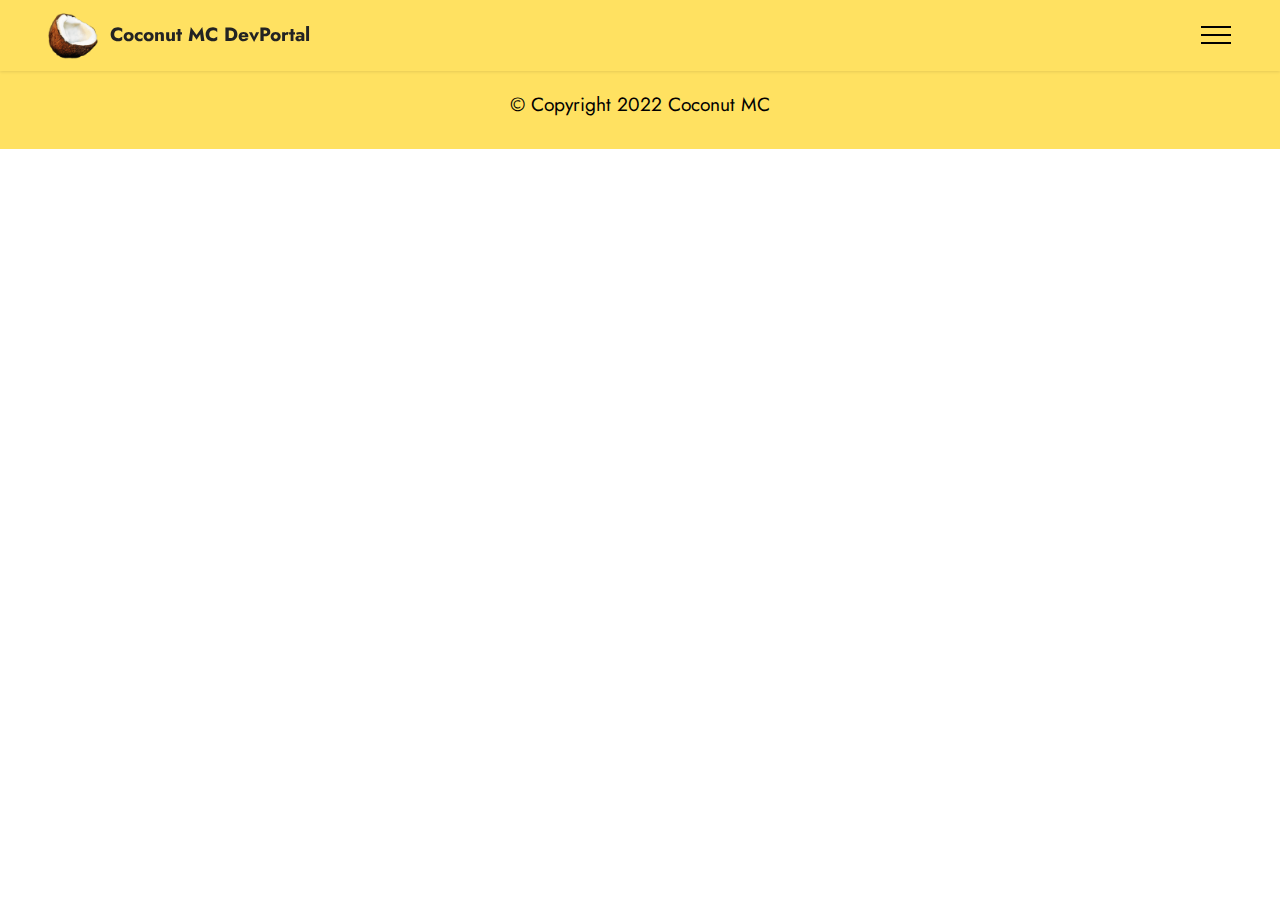
<file: devportal-workcalendar.html>
<!DOCTYPE html>
<html  >
<head>
  
  <meta charset="UTF-8">
  <meta http-equiv="X-UA-Compatible" content="IE=edge">
  
  <meta name="viewport" content="width=device-width, initial-scale=1, minimum-scale=1">
  <link rel="shortcut icon" href="assets/images/icon-128x128.png" type="image/x-icon">
  <meta name="description" content="">
  
  
  <title>DevPortal Work (Calendar)</title>
  <link rel="stylesheet" href="assets/bootstrap/css/bootstrap.min.css">
  <link rel="stylesheet" href="assets/bootstrap/css/bootstrap-grid.min.css">
  <link rel="stylesheet" href="assets/bootstrap/css/bootstrap-reboot.min.css">
  <link rel="stylesheet" href="assets/animatecss/animate.css">
  <link rel="stylesheet" href="assets/dropdown/css/style.css">
  <link rel="stylesheet" href="assets/socicon/css/styles.css">
  <link rel="stylesheet" href="assets/theme/css/style.css">
  <link rel="preload" href="https://fonts.googleapis.com/css?family=Jost:100,200,300,400,500,600,700,800,900,100i,200i,300i,400i,500i,600i,700i,800i,900i&display=swap" as="style" onload="this.onload=null;this.rel='stylesheet'">
  <noscript><link rel="stylesheet" href="https://fonts.googleapis.com/css?family=Jost:100,200,300,400,500,600,700,800,900,100i,200i,300i,400i,500i,600i,700i,800i,900i&display=swap"></noscript>
  <link rel="preload" as="style" href="assets/mobirise/css/mbr-additional.css"><link rel="stylesheet" href="assets/mobirise/css/mbr-additional.css" type="text/css">
  
  
  
  
</head>
<body>
  
  <section data-bs-version="5.1" class="menu menu2 cid-sUPVJzrgjE" once="menu" id="menu2-1k">
    
    <nav class="navbar navbar-dropdown navbar-fixed-top collapsed">
        <div class="container-fluid">
            <div class="navbar-brand">
                <span class="navbar-logo">
                    <a href="devportal-signin.html">
                        <img src="assets/images/coconut-icon-256x256.png" alt="Coconut MC Logo" style="height: 3.1rem;">
                    </a>
                </span>
                <span class="navbar-caption-wrap"><a class="navbar-caption text-black text-primary display-7" href="devportal-signin.html">Coconut MC DevPortal</a></span>
            </div>
            <button class="navbar-toggler" type="button" data-toggle="collapse" data-bs-toggle="collapse" data-target="#navbarSupportedContent" data-bs-target="#navbarSupportedContent" aria-controls="navbarNavAltMarkup" aria-expanded="false" aria-label="Toggle navigation">
                <div class="hamburger">
                    <span></span>
                    <span></span>
                    <span></span>
                    <span></span>
                </div>
            </button>
            <div class="collapse navbar-collapse" id="navbarSupportedContent">
                <ul class="navbar-nav nav-dropdown nav-right" data-app-modern-menu="true"><li class="nav-item"><a class="nav-link link text-black show text-primary display-4" href="devportal-signin.html">DevPortal</a></li></ul>
                
                
            </div>
        </div>
    </nav>
</section>

<section data-bs-version="5.1" class="footer7 cid-sUTSU3HsSd" once="footers" id="footer7-1l">

    

    

    <div class="container">
        <div class="media-container-row align-center mbr-white">
            <div class="col-12">
                <p class="mbr-text mb-0 mbr-fonts-style display-7">© Copyright 2022 Coconut MC</p>
            </div>
        </div>
    </div>
</section><section id="top-1" hidden><a href="https://mobirise.site"></a></section><script src="assets/bootstrap/js/bootstrap.bundle.min.js"></script>  <script src="assets/smoothscroll/smooth-scroll.js"></script>  <script src="assets/ytplayer/index.js"></script>  <script src="assets/dropdown/js/navbar-dropdown.js"></script>  <script src="assets/theme/js/script.js"></script>  <script src="assets/witsec-mailform/witsec-mailform.js"></script>  
  
  <div id="SFctr" class="SF" data-org="28337" data-ini="!calendar" data-scl="0" data-sfi="1"><script type="text/javascript" src="https://cdn.membershipworks.com/mfm.js"></script>
  <input name="animation" type="hidden">
  </body>
</html>
</file>
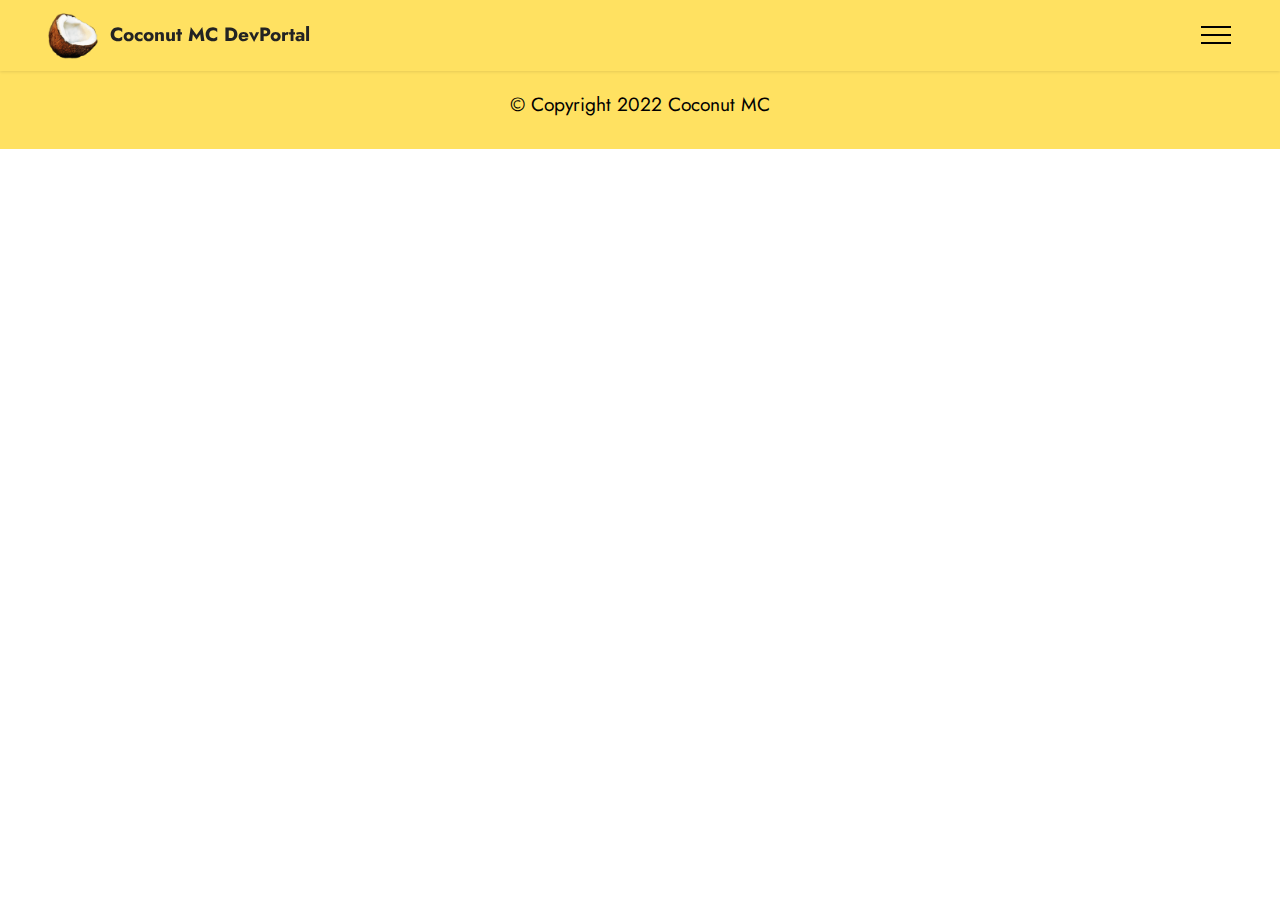
<file: devportal-worklist.html>
<!DOCTYPE html>
<html  >
<head>
  
  <meta charset="UTF-8">
  <meta http-equiv="X-UA-Compatible" content="IE=edge">
  
  <meta name="viewport" content="width=device-width, initial-scale=1, minimum-scale=1">
  <link rel="shortcut icon" href="assets/images/icon-128x128.png" type="image/x-icon">
  <meta name="description" content="">
  
  
  <title>DevPortal Work (List)</title>
  <link rel="stylesheet" href="assets/bootstrap/css/bootstrap.min.css">
  <link rel="stylesheet" href="assets/bootstrap/css/bootstrap-grid.min.css">
  <link rel="stylesheet" href="assets/bootstrap/css/bootstrap-reboot.min.css">
  <link rel="stylesheet" href="assets/animatecss/animate.css">
  <link rel="stylesheet" href="assets/dropdown/css/style.css">
  <link rel="stylesheet" href="assets/socicon/css/styles.css">
  <link rel="stylesheet" href="assets/theme/css/style.css">
  <link rel="preload" href="https://fonts.googleapis.com/css?family=Jost:100,200,300,400,500,600,700,800,900,100i,200i,300i,400i,500i,600i,700i,800i,900i&display=swap" as="style" onload="this.onload=null;this.rel='stylesheet'">
  <noscript><link rel="stylesheet" href="https://fonts.googleapis.com/css?family=Jost:100,200,300,400,500,600,700,800,900,100i,200i,300i,400i,500i,600i,700i,800i,900i&display=swap"></noscript>
  <link rel="preload" as="style" href="assets/mobirise/css/mbr-additional.css"><link rel="stylesheet" href="assets/mobirise/css/mbr-additional.css" type="text/css">
  
  
  
  
</head>
<body>
  
  <section data-bs-version="5.1" class="menu menu2 cid-sUPVJzrgjE" once="menu" id="menu2-18">
    
    <nav class="navbar navbar-dropdown navbar-fixed-top collapsed">
        <div class="container-fluid">
            <div class="navbar-brand">
                <span class="navbar-logo">
                    <a href="devportal-signin.html">
                        <img src="assets/images/coconut-icon-256x256.png" alt="Coconut MC Logo" style="height: 3.1rem;">
                    </a>
                </span>
                <span class="navbar-caption-wrap"><a class="navbar-caption text-black text-primary display-7" href="devportal-signin.html">Coconut MC DevPortal</a></span>
            </div>
            <button class="navbar-toggler" type="button" data-toggle="collapse" data-bs-toggle="collapse" data-target="#navbarSupportedContent" data-bs-target="#navbarSupportedContent" aria-controls="navbarNavAltMarkup" aria-expanded="false" aria-label="Toggle navigation">
                <div class="hamburger">
                    <span></span>
                    <span></span>
                    <span></span>
                    <span></span>
                </div>
            </button>
            <div class="collapse navbar-collapse" id="navbarSupportedContent">
                <ul class="navbar-nav nav-dropdown nav-right" data-app-modern-menu="true"><li class="nav-item"><a class="nav-link link text-black show text-primary display-4" href="devportal-signin.html">DevPortal</a></li></ul>
                
                
            </div>
        </div>
    </nav>
</section>

<section data-bs-version="5.1" class="footer7 cid-sUVt2S1WmC" once="footers" id="footer7-1c">

    

    

    <div class="container">
        <div class="media-container-row align-center mbr-white">
            <div class="col-12">
                <p class="mbr-text mb-0 mbr-fonts-style display-7">© Copyright 2022 Coconut MC</p>
            </div>
        </div>
    </div>
</section><section id="top-1" hidden><a href="https://mobirise.site"></a></section><script src="assets/bootstrap/js/bootstrap.bundle.min.js"></script>  <script src="assets/smoothscroll/smooth-scroll.js"></script>  <script src="assets/ytplayer/index.js"></script>  <script src="assets/dropdown/js/navbar-dropdown.js"></script>  <script src="assets/theme/js/script.js"></script>  <script src="assets/witsec-mailform/witsec-mailform.js"></script>  
  
  <div id="SFctr" class="SF" data-org="28337" data-ini="!event-list" data-scl="0" data-sfi="1"><script type="text/javascript" src="https://cdn.membershipworks.com/mfm.js"></script>
  <input name="animation" type="hidden">
  </body>
</html>
</file>
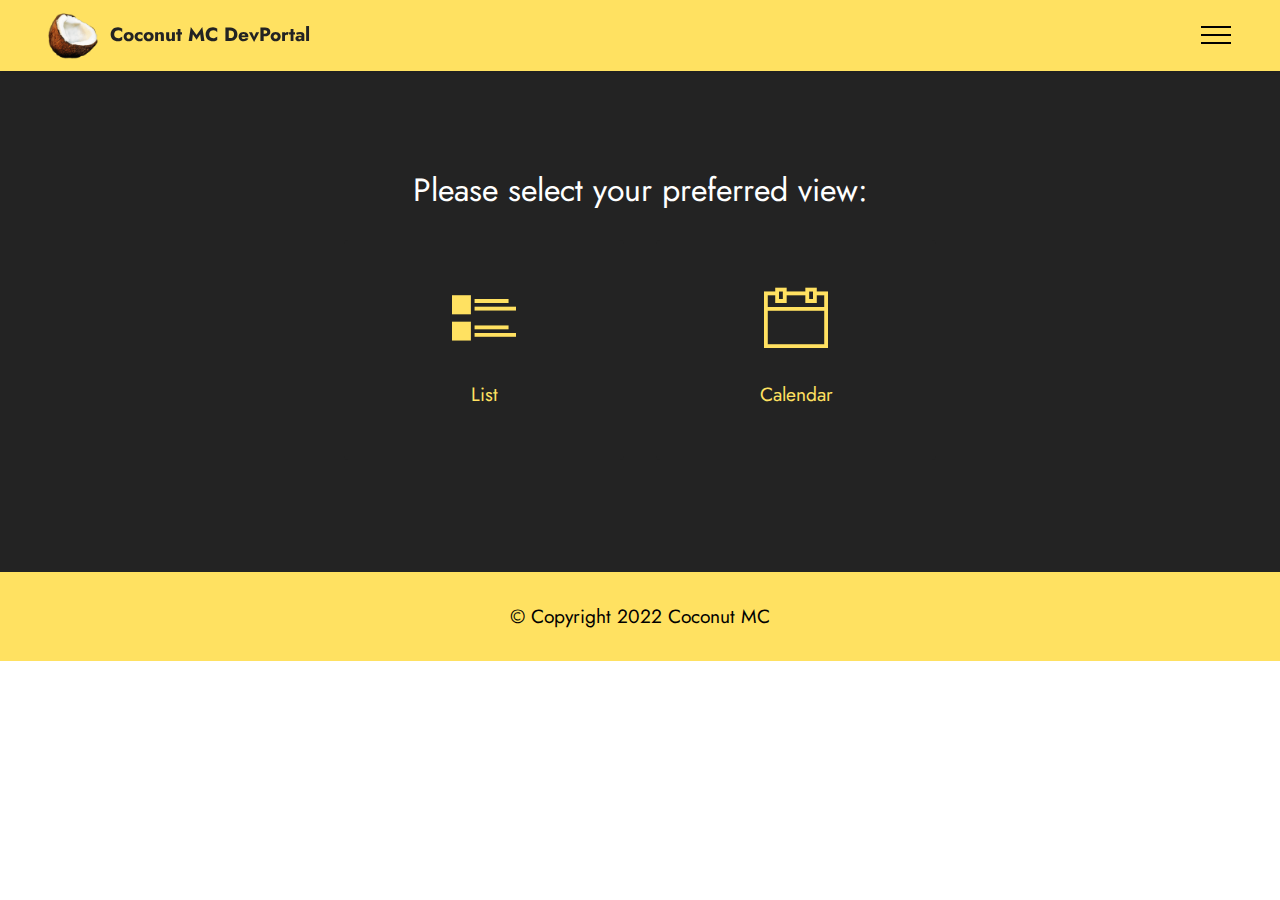
<file: devportal-workmenu.html>
<!DOCTYPE html>
<html  >
<head>
  
  <meta charset="UTF-8">
  <meta http-equiv="X-UA-Compatible" content="IE=edge">
  
  <meta name="viewport" content="width=device-width, initial-scale=1, minimum-scale=1">
  <link rel="shortcut icon" href="assets/images/icon-128x128.png" type="image/x-icon">
  <meta name="description" content="">
  
  
  <title>DevPortal Work Menu</title>
  <link rel="stylesheet" href="assets/themify/css/themify-icons.css">
  <link rel="stylesheet" href="assets/web/assets/mobirise-icons2/mobirise2.css">
  <link rel="stylesheet" href="assets/bootstrap/css/bootstrap.min.css">
  <link rel="stylesheet" href="assets/bootstrap/css/bootstrap-grid.min.css">
  <link rel="stylesheet" href="assets/bootstrap/css/bootstrap-reboot.min.css">
  <link rel="stylesheet" href="assets/animatecss/animate.css">
  <link rel="stylesheet" href="assets/dropdown/css/style.css">
  <link rel="stylesheet" href="assets/socicon/css/styles.css">
  <link rel="stylesheet" href="assets/theme/css/style.css">
  <link rel="preload" href="https://fonts.googleapis.com/css?family=Jost:100,200,300,400,500,600,700,800,900,100i,200i,300i,400i,500i,600i,700i,800i,900i&display=swap" as="style" onload="this.onload=null;this.rel='stylesheet'">
  <noscript><link rel="stylesheet" href="https://fonts.googleapis.com/css?family=Jost:100,200,300,400,500,600,700,800,900,100i,200i,300i,400i,500i,600i,700i,800i,900i&display=swap"></noscript>
  <link rel="preload" as="style" href="assets/mobirise/css/mbr-additional.css"><link rel="stylesheet" href="assets/mobirise/css/mbr-additional.css" type="text/css">
  
  
  
  <script type="text/javascript">document.body.style.visibility="hidden";</script><div id="SFctr" data-org="28337" data-mfl="61e75ec3d80a4f27d0645fc1"><div style="clear:both"></div></div><script type="text/javascript" src="https://cdn.membershipworks.com/mfl.js"></script>
</head>
<body>
  
  <section data-bs-version="5.1" class="menu menu2 cid-sUPVJzrgjE" once="menu" id="menu2-1i">
    
    <nav class="navbar navbar-dropdown navbar-fixed-top collapsed">
        <div class="container-fluid">
            <div class="navbar-brand">
                <span class="navbar-logo">
                    <a href="devportal-signin.html">
                        <img src="assets/images/coconut-icon-256x256.png" alt="Coconut MC Logo" style="height: 3.1rem;">
                    </a>
                </span>
                <span class="navbar-caption-wrap"><a class="navbar-caption text-black text-primary display-7" href="devportal-signin.html">Coconut MC DevPortal</a></span>
            </div>
            <button class="navbar-toggler" type="button" data-toggle="collapse" data-bs-toggle="collapse" data-target="#navbarSupportedContent" data-bs-target="#navbarSupportedContent" aria-controls="navbarNavAltMarkup" aria-expanded="false" aria-label="Toggle navigation">
                <div class="hamburger">
                    <span></span>
                    <span></span>
                    <span></span>
                    <span></span>
                </div>
            </button>
            <div class="collapse navbar-collapse" id="navbarSupportedContent">
                <ul class="navbar-nav nav-dropdown nav-right" data-app-modern-menu="true"><li class="nav-item"><a class="nav-link link text-black show text-primary display-4" href="devportal-signin.html">DevPortal</a></li></ul>
                
                
            </div>
        </div>
    </nav>
</section>

<section data-bs-version="5.1" class="content6 cid-sUYvosvPZP" id="content6-1w">
    
    <div class="container-fluid">
        <div class="row justify-content-center">
            <div class="col-md-12 col-lg-10">
                <hr class="line">
                <p class="mbr-text align-center mbr-fonts-style my-4 display-5">
                    Please select your preferred view:</p>
                <hr class="line">
            </div>
        </div>
    </div>
</section>

<section data-bs-version="5.1" class="features1 cid-sUXLlCSbvl" id="features2-1m">

    

    
    <div class="container-fluid">
        <div class="row justify-content-center">
            <div class="col-12 col-md-6 col-lg-3">
                <div class="card-wrapper">
                    <div class="card-box align-center">
                        <a href="devportal-worklist.html"><span class="mbr-iconfont ti-layout-list-thumb-alt"></span></a>
                        <h4 class="card-title align-center mbr-black mbr-fonts-style display-7">
                            <strong><a href="devportal-worklist.html" class="text-primary">List</a></strong></h4>
                    </div>
                </div>
            </div>
            <div class="col-12 col-md-6 col-lg-3">
                <div class="card-wrapper">
                    <div class="card-box align-center">
                        <a href="devportal-workcalendar.html"><span class="mbr-iconfont ti-calendar"></span></a>
                        <h4 class="card-title align-center mbr-black mbr-fonts-style display-7">
                            <strong><a href="devportal-workcalendar.html" class="text-primary">Calendar</a></strong></h4>
                    </div>
                </div>
            </div>
            
            
        </div>
    </div>
</section>

<section data-bs-version="5.1" class="footer7 cid-sUTSU3HsSd" once="footers" id="footer7-1j">

    

    

    <div class="container">
        <div class="media-container-row align-center mbr-white">
            <div class="col-12">
                <p class="mbr-text mb-0 mbr-fonts-style display-7">© Copyright 2022 Coconut MC</p>
            </div>
        </div>
    </div>
</section><section id="top-1" hidden><a href="https://mobirise.site"></a></section><script src="assets/bootstrap/js/bootstrap.bundle.min.js"></script>  <script src="assets/smoothscroll/smooth-scroll.js"></script>  <script src="assets/ytplayer/index.js"></script>  <script src="assets/dropdown/js/navbar-dropdown.js"></script>  <script src="assets/theme/js/script.js"></script>  <script src="assets/witsec-mailform/witsec-mailform.js"></script>  
  
  
  <input name="animation" type="hidden">
  </body>
</html>
</file>
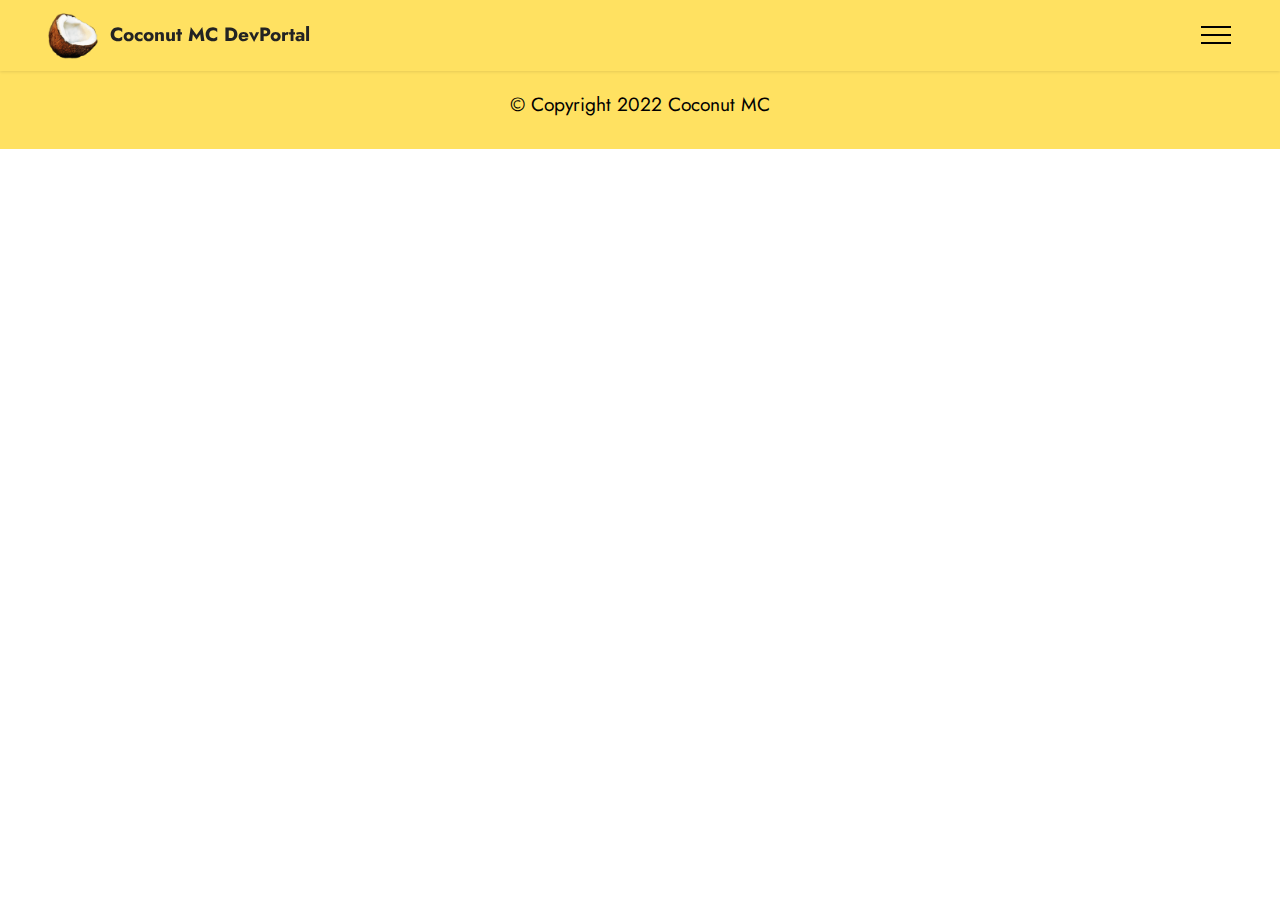
<file: DSF9.html>
<!DOCTYPE html>
<html  >
<head>
  
  <meta charset="UTF-8">
  <meta http-equiv="X-UA-Compatible" content="IE=edge">
  
  <meta name="viewport" content="width=device-width, initial-scale=1, minimum-scale=1">
  <link rel="shortcut icon" href="assets/images/icon-128x128.png" type="image/x-icon">
  <meta name="description" content="">
  
  
  <title>DevPortal Sign Up</title>
  <link rel="stylesheet" href="assets/bootstrap/css/bootstrap.min.css">
  <link rel="stylesheet" href="assets/bootstrap/css/bootstrap-grid.min.css">
  <link rel="stylesheet" href="assets/bootstrap/css/bootstrap-reboot.min.css">
  <link rel="stylesheet" href="assets/animatecss/animate.css">
  <link rel="stylesheet" href="assets/dropdown/css/style.css">
  <link rel="stylesheet" href="assets/socicon/css/styles.css">
  <link rel="stylesheet" href="assets/theme/css/style.css">
  <link rel="preload" href="https://fonts.googleapis.com/css?family=Jost:100,200,300,400,500,600,700,800,900,100i,200i,300i,400i,500i,600i,700i,800i,900i&display=swap" as="style" onload="this.onload=null;this.rel='stylesheet'">
  <noscript><link rel="stylesheet" href="https://fonts.googleapis.com/css?family=Jost:100,200,300,400,500,600,700,800,900,100i,200i,300i,400i,500i,600i,700i,800i,900i&display=swap"></noscript>
  <link rel="preload" as="style" href="assets/mobirise/css/mbr-additional.css"><link rel="stylesheet" href="assets/mobirise/css/mbr-additional.css" type="text/css">
  
  
  
  
</head>
<body>
  
  <section data-bs-version="5.1" class="menu menu2 cid-sUPVJzrgjE" once="menu" id="menu2-26">
    
    <nav class="navbar navbar-dropdown navbar-fixed-top collapsed">
        <div class="container-fluid">
            <div class="navbar-brand">
                <span class="navbar-logo">
                    <a href="devportal-signin.html">
                        <img src="assets/images/coconut-icon-256x256.png" alt="Coconut MC Logo" style="height: 3.1rem;">
                    </a>
                </span>
                <span class="navbar-caption-wrap"><a class="navbar-caption text-black text-primary display-7" href="devportal-signin.html">Coconut MC DevPortal</a></span>
            </div>
            <button class="navbar-toggler" type="button" data-toggle="collapse" data-bs-toggle="collapse" data-target="#navbarSupportedContent" data-bs-target="#navbarSupportedContent" aria-controls="navbarNavAltMarkup" aria-expanded="false" aria-label="Toggle navigation">
                <div class="hamburger">
                    <span></span>
                    <span></span>
                    <span></span>
                    <span></span>
                </div>
            </button>
            <div class="collapse navbar-collapse" id="navbarSupportedContent">
                <ul class="navbar-nav nav-dropdown nav-right" data-app-modern-menu="true"><li class="nav-item"><a class="nav-link link text-black show text-primary display-4" href="devportal-signin.html">DevPortal</a></li></ul>
                
                
            </div>
        </div>
    </nav>
</section>

<section data-bs-version="5.1" class="footer7 cid-sUTSU3HsSd" once="footers" id="footer7-27">

    

    

    <div class="container">
        <div class="media-container-row align-center mbr-white">
            <div class="col-12">
                <p class="mbr-text mb-0 mbr-fonts-style display-7">© Copyright 2022 Coconut MC</p>
            </div>
        </div>
    </div>
</section><section id="top-1" hidden><a href="https://mobirise.site"></a></section><script src="assets/bootstrap/js/bootstrap.bundle.min.js"></script>  <script src="assets/smoothscroll/smooth-scroll.js"></script>  <script src="assets/ytplayer/index.js"></script>  <script src="assets/dropdown/js/navbar-dropdown.js"></script>  <script src="assets/theme/js/script.js"></script>  <script src="assets/witsec-mailform/witsec-mailform.js"></script>  
  
  <div id="SFctr" class="SF" data-org="28337" data-ini="join" data-scl="0" data-sfi="1"><script type="text/javascript" src="https://cdn.membershipworks.com/mfm.js"></script>
  <input name="animation" type="hidden">
  </body>
</html>
</file>
<file: assets/web/assets/mobirise-icons2/mobirise2.css>
@font-face {
  font-family: 'Moririse2';
  font-display: swap;
  src:  url('mobirise2.eot?f2bix4');
  src:  url('mobirise2.eot?f2bix4#iefix') format('embedded-opentype'),
    url('mobirise2.ttf?f2bix4') format('truetype'),
    url('mobirise2.woff?f2bix4') format('woff'),
    url('mobirise2.svg?f2bix4#mobirise2') format('svg');
  font-weight: normal;
  font-style: normal;
}

[class^="mobi-"], [class*=" mobi-"] {
  /* use !important to prevent issues with browser extensions that change fonts */
  font-family: 'Moririse2' !important;
  speak: none;
  font-style: normal;
  font-weight: normal;
  font-variant: normal;
  text-transform: none;
  line-height: 1;

  /* Better Font Rendering =========== */
  -webkit-font-smoothing: antialiased;
  -moz-osx-font-smoothing: grayscale;
}

.mobi-mbri-add-submenu:before {
  content: "\e900";
}
.mobi-mbri-alert:before {
  content: "\e901";
}
.mobi-mbri-align-center:before {
  content: "\e902";
}
.mobi-mbri-align-justify:before {
  content: "\e903";
}
.mobi-mbri-align-left:before {
  content: "\e904";
}
.mobi-mbri-align-right:before {
  content: "\e905";
}
.mobi-mbri-android:before {
  content: "\e906";
}
.mobi-mbri-apple:before {
  content: "\e907";
}
.mobi-mbri-arrow-down:before {
  content: "\e908";
}
.mobi-mbri-arrow-next:before {
  content: "\e909";
}
.mobi-mbri-arrow-prev:before {
  content: "\e90a";
}
.mobi-mbri-arrow-up:before {
  content: "\e90b";
}
.mobi-mbri-bold:before {
  content: "\e90c";
}
.mobi-mbri-bookmark:before {
  content: "\e90d";
}
.mobi-mbri-bootstrap:before {
  content: "\e90e";
}
.mobi-mbri-briefcase:before {
  content: "\e90f";
}
.mobi-mbri-browse:before {
  content: "\e910";
}
.mobi-mbri-bulleted-list:before {
  content: "\e911";
}
.mobi-mbri-calendar:before {
  content: "\e912";
}
.mobi-mbri-camera:before {
  content: "\e913";
}
.mobi-mbri-cart-add:before {
  content: "\e914";
}
.mobi-mbri-cart-full:before {
  content: "\e915";
}
.mobi-mbri-cash:before {
  content: "\e916";
}
.mobi-mbri-change-style:before {
  content: "\e917";
}
.mobi-mbri-chat:before {
  content: "\e918";
}
.mobi-mbri-clock:before {
  content: "\e919";
}
.mobi-mbri-close:before {
  content: "\e91a";
}
.mobi-mbri-cloud:before {
  content: "\e91b";
}
.mobi-mbri-code:before {
  content: "\e91c";
}
.mobi-mbri-contact-form:before {
  content: "\e91d";
}
.mobi-mbri-credit-card:before {
  content: "\e91e";
}
.mobi-mbri-cursor-click:before {
  content: "\e91f";
}
.mobi-mbri-cust-feedback:before {
  content: "\e920";
}
.mobi-mbri-database:before {
  content: "\e921";
}
.mobi-mbri-delivery:before {
  content: "\e922";
}
.mobi-mbri-desktop:before {
  content: "\e923";
}
.mobi-mbri-devices:before {
  content: "\e924";
}
.mobi-mbri-down:before {
  content: "\e925";
}
.mobi-mbri-download-2:before {
  content: "\e926";
}
.mobi-mbri-download:before {
  content: "\e927";
}
.mobi-mbri-drag-n-drop-2:before {
  content: "\e928";
}
.mobi-mbri-drag-n-drop:before {
  content: "\e929";
}
.mobi-mbri-edit-2:before {
  content: "\e92a";
}
.mobi-mbri-edit:before {
  content: "\e92b";
}
.mobi-mbri-error:before {
  content: "\e92c";
}
.mobi-mbri-extension:before {
  content: "\e92d";
}
.mobi-mbri-features:before {
  content: "\e92e";
}
.mobi-mbri-file:before {
  content: "\e92f";
}
.mobi-mbri-flag:before {
  content: "\e930";
}
.mobi-mbri-folder:before {
  content: "\e931";
}
.mobi-mbri-gift:before {
  content: "\e932";
}
.mobi-mbri-github:before {
  content: "\e933";
}
.mobi-mbri-globe-2:before {
  content: "\e934";
}
.mobi-mbri-globe:before {
  content: "\e935";
}
.mobi-mbri-growing-chart:before {
  content: "\e936";
}
.mobi-mbri-hearth:before {
  content: "\e937";
}
.mobi-mbri-help:before {
  content: "\e938";
}
.mobi-mbri-home:before {
  content: "\e939";
}
.mobi-mbri-hot-cup:before {
  content: "\e93a";
}
.mobi-mbri-idea:before {
  content: "\e93b";
}
.mobi-mbri-image-gallery:before {
  content: "\e93c";
}
.mobi-mbri-image-slider:before {
  content: "\e93d";
}
.mobi-mbri-info:before {
  content: "\e93e";
}
.mobi-mbri-italic:before {
  content: "\e93f";
}
.mobi-mbri-key:before {
  content: "\e940";
}
.mobi-mbri-laptop:before {
  content: "\e941";
}
.mobi-mbri-layers:before {
  content: "\e942";
}
.mobi-mbri-left-right:before {
  content: "\e943";
}
.mobi-mbri-left:before {
  content: "\e944";
}
.mobi-mbri-letter:before {
  content: "\e945";
}
.mobi-mbri-like:before {
  content: "\e946";
}
.mobi-mbri-link:before {
  content: "\e947";
}
.mobi-mbri-lock:before {
  content: "\e948";
}
.mobi-mbri-login:before {
  content: "\e949";
}
.mobi-mbri-logout:before {
  content: "\e94a";
}
.mobi-mbri-magic-stick:before {
  content: "\e94b";
}
.mobi-mbri-map-pin:before {
  content: "\e94c";
}
.mobi-mbri-menu:before {
  content: "\e94d";
}
.mobi-mbri-mobile-2:before {
  content: "\e94e";
}
.mobi-mbri-mobile-horizontal:before {
  content: "\e94f";
}
.mobi-mbri-mobile:before {
  content: "\e950";
}
.mobi-mbri-mobirise:before {
  content: "\e951";
}
.mobi-mbri-more-horizontal:before {
  content: "\e952";
}
.mobi-mbri-more-vertical:before {
  content: "\e953";
}
.mobi-mbri-music:before {
  content: "\e954";
}
.mobi-mbri-new-file:before {
  content: "\e955";
}
.mobi-mbri-numbered-list:before {
  content: "\e956";
}
.mobi-mbri-opened-folder:before {
  content: "\e957";
}
.mobi-mbri-pages:before {
  content: "\e958";
}
.mobi-mbri-paper-plane:before {
  content: "\e959";
}
.mobi-mbri-paperclip:before {
  content: "\e95a";
}
.mobi-mbri-phone:before {
  content: "\e95b";
}
.mobi-mbri-photo:before {
  content: "\e95c";
}
.mobi-mbri-photos:before {
  content: "\e95d";
}
.mobi-mbri-pin:before {
  content: "\e95e";
}
.mobi-mbri-play:before {
  content: "\e95f";
}
.mobi-mbri-plus:before {
  content: "\e960";
}
.mobi-mbri-preview:before {
  content: "\e961";
}
.mobi-mbri-print:before {
  content: "\e962";
}
.mobi-mbri-protect:before {
  content: "\e963";
}
.mobi-mbri-question:before {
  content: "\e964";
}
.mobi-mbri-quote-left:before {
  content: "\e965";
}
.mobi-mbri-quote-right:before {
  content: "\e966";
}
.mobi-mbri-redo:before {
  content: "\e967";
}
.mobi-mbri-refresh:before {
  content: "\e968";
}
.mobi-mbri-responsive-2:before {
  content: "\e969";
}
.mobi-mbri-responsive:before {
  content: "\e96a";
}
.mobi-mbri-right:before {
  content: "\e96b";
}
.mobi-mbri-rocket:before {
  content: "\e96c";
}
.mobi-mbri-sad-face:before {
  content: "\e96d";
}
.mobi-mbri-sale:before {
  content: "\e96e";
}
.mobi-mbri-save:before {
  content: "\e96f";
}
.mobi-mbri-search:before {
  content: "\e970";
}
.mobi-mbri-setting-2:before {
  content: "\e971";
}
.mobi-mbri-setting-3:before {
  content: "\e972";
}
.mobi-mbri-setting:before {
  content: "\e973";
}
.mobi-mbri-share:before {
  content: "\e974";
}
.mobi-mbri-shopping-bag:before {
  content: "\e975";
}
.mobi-mbri-shopping-basket:before {
  content: "\e976";
}
.mobi-mbri-shopping-cart:before {
  content: "\e977";
}
.mobi-mbri-sites:before {
  content: "\e978";
}
.mobi-mbri-smile-face:before {
  content: "\e979";
}
.mobi-mbri-speed:before {
  content: "\e97a";
}
.mobi-mbri-star:before {
  content: "\e97b";
}
.mobi-mbri-success:before {
  content: "\e97c";
}
.mobi-mbri-sun:before {
  content: "\e97d";
}
.mobi-mbri-sun2:before {
  content: "\e97e";
}
.mobi-mbri-tablet-vertical:before {
  content: "\e97f";
}
.mobi-mbri-tablet:before {
  content: "\e980";
}
.mobi-mbri-target:before {
  content: "\e981";
}
.mobi-mbri-timer:before {
  content: "\e982";
}
.mobi-mbri-to-ftp:before {
  content: "\e983";
}
.mobi-mbri-to-local-drive:before {
  content: "\e984";
}
.mobi-mbri-touch-swipe:before {
  content: "\e985";
}
.mobi-mbri-touch:before {
  content: "\e986";
}
.mobi-mbri-trash:before {
  content: "\e987";
}
.mobi-mbri-underline:before {
  content: "\e988";
}
.mobi-mbri-undo:before {
  content: "\e989";
}
.mobi-mbri-unlink:before {
  content: "\e98a";
}
.mobi-mbri-unlock:before {
  content: "\e98b";
}
.mobi-mbri-up-down:before {
  content: "\e98c";
}
.mobi-mbri-up:before {
  content: "\e98d";
}
.mobi-mbri-update:before {
  content: "\e98e";
}
.mobi-mbri-upload-2:before {
  content: "\e98f";
}
.mobi-mbri-upload:before {
  content: "\e990";
}
.mobi-mbri-user-2:before {
  content: "\e991";
}
.mobi-mbri-user:before {
  content: "\e992";
}
.mobi-mbri-users:before {
  content: "\e993";
}
.mobi-mbri-video-play:before {
  content: "\e994";
}
.mobi-mbri-video:before {
  content: "\e995";
}
.mobi-mbri-watch:before {
  content: "\e996";
}
.mobi-mbri-website-theme-2:before {
  content: "\e997";
}
.mobi-mbri-website-theme:before {
  content: "\e998";
}
.mobi-mbri-wifi:before {
  content: "\e999";
}
.mobi-mbri-windows:before {
  content: "\e99a";
}
.mobi-mbri-zoom-in:before {
  content: "\e99b";
}
.mobi-mbri-zoom-out:before {
  content: "\e99c";
}
</file>
<file: assets/dropdown/css/style.css>
.navbar-dropdown {
  left: 0;
  padding: 0;
  position: absolute;
  right: 0;
  top: 0;
  transition: all 0.45s ease;
  z-index: 1030;
  background: #282828; }
  .navbar-dropdown .navbar-logo {
    margin-right: 0.8rem;
    transition: margin 0.3s ease-in-out;
    vertical-align: middle; }
    .navbar-dropdown .navbar-logo img {
      height: 3.125rem;
      transition: all 0.3s ease-in-out; }
    .navbar-dropdown .navbar-logo.mbr-iconfont {
      font-size: 3.125rem;
      line-height: 3.125rem; }
  .navbar-dropdown .navbar-caption {
    font-weight: 700;
    white-space: normal;
    vertical-align: -4px;
    line-height: 3.125rem !important; }
    .navbar-dropdown .navbar-caption, .navbar-dropdown .navbar-caption:hover {
      color: inherit;
      text-decoration: none; }
  .navbar-dropdown .mbr-iconfont + .navbar-caption {
    vertical-align: -1px; }
  .navbar-dropdown.navbar-fixed-top {
    position: fixed; }
  .navbar-dropdown .navbar-brand span {
    vertical-align: -4px; }
  .navbar-dropdown.bg-color.transparent {
    background: none; }
  .navbar-dropdown.navbar-short .navbar-brand {
    padding: 0.625rem 0; }
    .navbar-dropdown.navbar-short .navbar-brand span {
      vertical-align: -1px; }
  .navbar-dropdown.navbar-short .navbar-caption {
    line-height: 2.375rem !important;
    vertical-align: -2px; }
  .navbar-dropdown.navbar-short .navbar-logo {
    margin-right: 0.5rem; }
    .navbar-dropdown.navbar-short .navbar-logo img {
      height: 2.375rem; }
    .navbar-dropdown.navbar-short .navbar-logo.mbr-iconfont {
      font-size: 2.375rem;
      line-height: 2.375rem; }
  .navbar-dropdown.navbar-short .mbr-table-cell {
    height: 3.625rem; }
  .navbar-dropdown .navbar-close {
    left: 0.6875rem;
    position: fixed;
    top: 0.75rem;
    z-index: 1000; }
  .navbar-dropdown .hamburger-icon {
    content: "";
    display: inline-block;
    vertical-align: middle;
    width: 16px;
    -webkit-box-shadow: 0 -6px 0 1px #282828,0 0 0 1px #282828,0 6px 0 1px #282828;
    -moz-box-shadow: 0 -6px 0 1px #282828,0 0 0 1px #282828,0 6px 0 1px #282828;
    box-shadow: 0 -6px 0 1px #282828,0 0 0 1px #282828,0 6px 0 1px #282828; }

.dropdown-menu .dropdown-toggle[data-toggle="dropdown-submenu"]::after {
  border-bottom: 0.35em solid transparent;
  border-left: 0.35em solid;
  border-right: 0;
  border-top: 0.35em solid transparent;
  margin-left: 0.3rem; }

.dropdown-menu .dropdown-item:focus {
  outline: 0; }

.nav-dropdown {
  font-size: 0.75rem;
  font-weight: 500;
  height: auto !important; }
  .nav-dropdown .nav-btn {
    padding-left: 1rem; }
  .nav-dropdown .link {
    margin: .667em 1.667em;
    font-weight: 500;
    padding: 0;
    transition: color .2s ease-in-out; }
    .nav-dropdown .link.dropdown-toggle {
      margin-right: 2.583em; }
      .nav-dropdown .link.dropdown-toggle::after {
        margin-left: .25rem;
        border-top: 0.35em solid;
        border-right: 0.35em solid transparent;
        border-left: 0.35em solid transparent;
        border-bottom: 0; }
      .nav-dropdown .link.dropdown-toggle[aria-expanded="true"] {
        margin: 0;
        padding: 0.667em 3.263em  0.667em 1.667em; }
  .nav-dropdown .link::after,
  .nav-dropdown .dropdown-item::after {
    color: inherit; }
  .nav-dropdown .btn {
    font-size: 0.75rem;
    font-weight: 700;
    letter-spacing: 0;
    margin-bottom: 0;
    padding-left: 1.25rem;
    padding-right: 1.25rem; }
  .nav-dropdown .dropdown-menu {
    border-radius: 0;
    border: 0;
    left: 0;
    margin: 0;
    padding-bottom: 1.25rem;
    padding-top: 1.25rem;
    position: relative; }
  .nav-dropdown .dropdown-submenu {
    margin-left: 0.125rem;
    top: 0; }
  .nav-dropdown .dropdown-item {
    font-weight: 500;
    line-height: 2;
    padding: 0.3846em 4.615em 0.3846em 1.5385em;
    position: relative;
    transition: color .2s ease-in-out, background-color .2s ease-in-out; }
    .nav-dropdown .dropdown-item::after {
      margin-top: -0.3077em;
      position: absolute;
      right: 1.1538em;
      top: 50%; }
    .nav-dropdown .dropdown-item:focus, .nav-dropdown .dropdown-item:hover {
      background: none; }

@media (max-width: 767px) {
  .nav-dropdown.navbar-toggleable-sm {
    bottom: 0;
    display: none;
    left: 0;
    overflow-x: hidden;
    position: fixed;
    top: 0;
    transform: translateX(-100%);
    -ms-transform: translateX(-100%);
    -webkit-transform: translateX(-100%);
    width: 18.75rem;
    z-index: 999; } }
.nav-dropdown.navbar-toggleable-xl {
  bottom: 0;
  display: none;
  left: 0;
  overflow-x: hidden;
  position: fixed;
  top: 0;
  transform: translateX(-100%);
  -ms-transform: translateX(-100%);
  -webkit-transform: translateX(-100%);
  width: 18.75rem;
  z-index: 999; }

.nav-dropdown-sm {
  display: block !important;
  overflow-x: hidden;
  overflow: auto;
  padding-top: 3.875rem; }
  .nav-dropdown-sm::after {
    content: "";
    display: block;
    height: 3rem;
    width: 100%; }
  .nav-dropdown-sm.collapse.in ~ .navbar-close {
    display: block !important; }
  .nav-dropdown-sm.collapsing, .nav-dropdown-sm.collapse.in {
    transform: translateX(0);
    -ms-transform: translateX(0);
    -webkit-transform: translateX(0);
    transition: all 0.25s ease-out;
    -webkit-transition: all 0.25s ease-out;
    background: #282828; }
  .nav-dropdown-sm.collapsing[aria-expanded="false"] {
    transform: translateX(-100%);
    -ms-transform: translateX(-100%);
    -webkit-transform: translateX(-100%); }
  .nav-dropdown-sm .nav-item {
    display: block;
    margin-left: 0 !important;
    padding-left: 0; }
  .nav-dropdown-sm .link,
  .nav-dropdown-sm .dropdown-item {
    border-top: 1px dotted rgba(255, 255, 255, 0.1);
    font-size: 0.8125rem;
    line-height: 1.6;
    margin: 0 !important;
    padding: 0.875rem 2.4rem 0.875rem 1.5625rem !important;
    position: relative;
    white-space: normal; }
    .nav-dropdown-sm .link:focus, .nav-dropdown-sm .link:hover,
    .nav-dropdown-sm .dropdown-item:focus,
    .nav-dropdown-sm .dropdown-item:hover {
      background: rgba(0, 0, 0, 0.2) !important;
      color: #c0a375; }
  .nav-dropdown-sm .nav-btn {
    position: relative;
    padding: 1.5625rem 1.5625rem 0 1.5625rem; }
    .nav-dropdown-sm .nav-btn::before {
      border-top: 1px dotted rgba(255, 255, 255, 0.1);
      content: "";
      left: 0;
      position: absolute;
      top: 0;
      width: 100%; }
    .nav-dropdown-sm .nav-btn + .nav-btn {
      padding-top: 0.625rem; }
      .nav-dropdown-sm .nav-btn + .nav-btn::before {
        display: none; }
  .nav-dropdown-sm .btn {
    padding: 0.625rem 0; }
  .nav-dropdown-sm .dropdown-toggle[data-toggle="dropdown-submenu"]::after {
    margin-left: .25rem;
    border-top: 0.35em solid;
    border-right: 0.35em solid transparent;
    border-left: 0.35em solid transparent;
    border-bottom: 0; }
  .nav-dropdown-sm .dropdown-toggle[data-toggle="dropdown-submenu"][aria-expanded="true"]::after {
    border-top: 0;
    border-right: 0.35em solid transparent;
    border-left: 0.35em solid transparent;
    border-bottom: 0.35em solid; }
  .nav-dropdown-sm .dropdown-menu {
    margin: 0;
    padding: 0;
    position: relative;
    top: 0;
    left: 0;
    width: 100%;
    border: 0;
    float: none;
    border-radius: 0;
    background: none; }
  .nav-dropdown-sm .dropdown-submenu {
    left: 100%;
    margin-left: 0.125rem;
    margin-top: -1.25rem;
    top: 0; }

.navbar-toggleable-sm .nav-dropdown .dropdown-menu {
  position: absolute; }

.navbar-toggleable-sm .nav-dropdown .dropdown-submenu {
  left: 100%;
  margin-left: 0.125rem;
  margin-top: -1.25rem;
  top: 0; }

.navbar-toggleable-sm.opened .nav-dropdown .dropdown-menu {
  position: relative; }

.navbar-toggleable-sm.opened .nav-dropdown .dropdown-submenu {
  left: 0;
  margin-left: 00rem;
  margin-top: 0rem;
  top: 0; }

.is-builder .nav-dropdown.collapsing {
  transition: none !important; }
</file>
<file: assets/socicon/css/styles.css>
@charset "UTF-8";

@font-face {
  font-family: 'Socicon';
  src:  url('../fonts/socicon.eot');
  src:  url('../fonts/socicon.eot?#iefix') format('embedded-opentype'),
    url('../fonts/socicon.woff2') format('woff2'),
    url('../fonts/socicon.ttf') format('truetype'),
    url('../fonts/socicon.woff') format('woff'),
    url('../fonts/socicon.svg#socicon') format('svg');
  font-weight: normal;
  font-style: normal;
  font-display: swap;
}

[data-icon]:before {
  font-family: "socicon" !important;
  content: attr(data-icon);
  font-style: normal !important;
  font-weight: normal !important;
  font-variant: normal !important;
  text-transform: none !important;
  speak: none;
  line-height: 1;
  -webkit-font-smoothing: antialiased;
  -moz-osx-font-smoothing: grayscale;
}

[class^="socicon-"], [class*=" socicon-"] {
  /* use !important to prevent issues with browser extensions that change fonts */
  font-family: 'Socicon' !important;
  speak: none;
  font-style: normal;
  font-weight: normal;
  font-variant: normal;
  text-transform: none;
  line-height: 1;

  /* Better Font Rendering =========== */
  -webkit-font-smoothing: antialiased;
  -moz-osx-font-smoothing: grayscale;
}

.socicon-eitaa:before {
  content: "\e97c";
}
.socicon-soroush:before {
  content: "\e97d";
}
.socicon-bale:before {
  content: "\e97e";
}
.socicon-zazzle:before {
  content: "\e97b";
}
.socicon-society6:before {
  content: "\e97a";
}
.socicon-redbubble:before {
  content: "\e979";
}
.socicon-avvo:before {
  content: "\e978";
}
.socicon-stitcher:before {
  content: "\e977";
}
.socicon-googlehangouts:before {
  content: "\e974";
}
.socicon-dlive:before {
  content: "\e975";
}
.socicon-vsco:before {
  content: "\e976";
}
.socicon-flipboard:before {
  content: "\e973";
}
.socicon-ubuntu:before {
  content: "\e958";
}
.socicon-artstation:before {
  content: "\e959";
}
.socicon-invision:before {
  content: "\e95a";
}
.socicon-torial:before {
  content: "\e95b";
}
.socicon-collectorz:before {
  content: "\e95c";
}
.socicon-seenthis:before {
  content: "\e95d";
}
.socicon-googleplaymusic:before {
  content: "\e95e";
}
.socicon-debian:before {
  content: "\e95f";
}
.socicon-filmfreeway:before {
  content: "\e960";
}
.socicon-gnome:before {
  content: "\e961";
}
.socicon-itchio:before {
  content: "\e962";
}
.socicon-jamendo:before {
  content: "\e963";
}
.socicon-mix:before {
  content: "\e964";
}
.socicon-sharepoint:before {
  content: "\e965";
}
.socicon-tinder:before {
  content: "\e966";
}
.socicon-windguru:before {
  content: "\e967";
}
.socicon-cdbaby:before {
  content: "\e968";
}
.socicon-elementaryos:before {
  content: "\e969";
}
.socicon-stage32:before {
  content: "\e96a";
}
.socicon-tiktok:before {
  content: "\e96b";
}
.socicon-gitter:before {
  content: "\e96c";
}
.socicon-letterboxd:before {
  content: "\e96d";
}
.socicon-threema:before {
  content: "\e96e";
}
.socicon-splice:before {
  content: "\e96f";
}
.socicon-metapop:before {
  content: "\e970";
}
.socicon-naver:before {
  content: "\e971";
}
.socicon-remote:before {
  content: "\e972";
}
.socicon-internet:before {
  content: "\e957";
}
.socicon-moddb:before {
  content: "\e94b";
}
.socicon-indiedb:before {
  content: "\e94c";
}
.socicon-traxsource:before {
  content: "\e94d";
}
.socicon-gamefor:before {
  content: "\e94e";
}
.socicon-pixiv:before {
  content: "\e94f";
}
.socicon-myanimelist:before {
  content: "\e950";
}
.socicon-blackberry:before {
  content: "\e951";
}
.socicon-wickr:before {
  content: "\e952";
}
.socicon-spip:before {
  content: "\e953";
}
.socicon-napster:before {
  content: "\e954";
}
.socicon-beatport:before {
  content: "\e955";
}
.socicon-hackerone:before {
  content: "\e956";
}
.socicon-hackernews:before {
  content: "\e946";
}
.socicon-smashwords:before {
  content: "\e947";
}
.socicon-kobo:before {
  content: "\e948";
}
.socicon-bookbub:before {
  content: "\e949";
}
.socicon-mailru:before {
  content: "\e94a";
}
.socicon-gitlab:before {
  content: "\e945";
}
.socicon-instructables:before {
  content: "\e944";
}
.socicon-portfolio:before {
  content: "\e943";
}
.socicon-codered:before {
  content: "\e940";
}
.socicon-origin:before {
  content: "\e941";
}
.socicon-nextdoor:before {
  content: "\e942";
}
.socicon-udemy:before {
  content: "\e93f";
}
.socicon-livemaster:before {
  content: "\e93e";
}
.socicon-crunchbase:before {
  content: "\e93b";
}
.socicon-homefy:before {
  content: "\e93c";
}
.socicon-calendly:before {
  content: "\e93d";
}
.socicon-realtor:before {
  content: "\e90f";
}
.socicon-tidal:before {
  content: "\e910";
}
.socicon-qobuz:before {
  content: "\e911";
}
.socicon-natgeo:before {
  content: "\e912";
}
.socicon-mastodon:before {
  content: "\e913";
}
.socicon-unsplash:before {
  content: "\e914";
}
.socicon-homeadvisor:before {
  content: "\e915";
}
.socicon-angieslist:before {
  content: "\e916";
}
.socicon-codepen:before {
  content: "\e917";
}
.socicon-slack:before {
  content: "\e918";
}
.socicon-openaigym:before {
  content: "\e919";
}
.socicon-logmein:before {
  content: "\e91a";
}
.socicon-fiverr:before {
  content: "\e91b";
}
.socicon-gotomeeting:before {
  content: "\e91c";
}
.socicon-aliexpress:before {
  content: "\e91d";
}
.socicon-guru:before {
  content: "\e91e";
}
.socicon-appstore:before {
  content: "\e91f";
}
.socicon-homes:before {
  content: "\e920";
}
.socicon-zoom:before {
  content: "\e921";
}
.socicon-alibaba:before {
  content: "\e922";
}
.socicon-craigslist:before {
  content: "\e923";
}
.socicon-wix:before {
  content: "\e924";
}
.socicon-redfin:before {
  content: "\e925";
}
.socicon-googlecalendar:before {
  content: "\e926";
}
.socicon-shopify:before {
  content: "\e927";
}
.socicon-freelancer:before {
  content: "\e928";
}
.socicon-seedrs:before {
  content: "\e929";
}
.socicon-bing:before {
  content: "\e92a";
}
.socicon-doodle:before {
  content: "\e92b";
}
.socicon-bonanza:before {
  content: "\e92c";
}
.socicon-squarespace:before {
  content: "\e92d";
}
.socicon-toptal:before {
  content: "\e92e";
}
.socicon-gust:before {
  content: "\e92f";
}
.socicon-ask:before {
  content: "\e930";
}
.socicon-trulia:before {
  content: "\e931";
}
.socicon-loomly:before {
  content: "\e932";
}
.socicon-ghost:before {
  content: "\e933";
}
.socicon-upwork:before {
  content: "\e934";
}
.socicon-fundable:before {
  content: "\e935";
}
.socicon-booking:before {
  content: "\e936";
}
.socicon-googlemaps:before {
  content: "\e937";
}
.socicon-zillow:before {
  content: "\e938";
}
.socicon-niconico:before {
  content: "\e939";
}
.socicon-toneden:before {
  content: "\e93a";
}
.socicon-augment:before {
  content: "\e908";
}
.socicon-bitbucket:before {
  content: "\e909";
}
.socicon-fyuse:before {
  content: "\e90a";
}
.socicon-yt-gaming:before {
  content: "\e90b";
}
.socicon-sketchfab:before {
  content: "\e90c";
}
.socicon-mobcrush:before {
  content: "\e90d";
}
.socicon-microsoft:before {
  content: "\e90e";
}
.socicon-pandora:before {
  content: "\e907";
}
.socicon-messenger:before {
  content: "\e906";
}
.socicon-gamewisp:before {
  content: "\e905";
}
.socicon-bloglovin:before {
  content: "\e904";
}
.socicon-tunein:before {
  content: "\e903";
}
.socicon-gamejolt:before {
  content: "\e901";
}
.socicon-trello:before {
  content: "\e902";
}
.socicon-spreadshirt:before {
  content: "\e900";
}
.socicon-500px:before {
  content: "\e000";
}
.socicon-8tracks:before {
  content: "\e001";
}
.socicon-airbnb:before {
  content: "\e002";
}
.socicon-alliance:before {
  content: "\e003";
}
.socicon-amazon:before {
  content: "\e004";
}
.socicon-amplement:before {
  content: "\e005";
}
.socicon-android:before {
  content: "\e006";
}
.socicon-angellist:before {
  content: "\e007";
}
.socicon-apple:before {
  content: "\e008";
}
.socicon-appnet:before {
  content: "\e009";
}
.socicon-baidu:before {
  content: "\e00a";
}
.socicon-bandcamp:before {
  content: "\e00b";
}
.socicon-battlenet:before {
  content: "\e00c";
}
.socicon-mixer:before {
  content: "\e00d";
}
.socicon-bebee:before {
  content: "\e00e";
}
.socicon-bebo:before {
  content: "\e00f";
}
.socicon-behance:before {
  content: "\e010";
}
.socicon-blizzard:before {
  content: "\e011";
}
.socicon-blogger:before {
  content: "\e012";
}
.socicon-buffer:before {
  content: "\e013";
}
.socicon-chrome:before {
  content: "\e014";
}
.socicon-coderwall:before {
  content: "\e015";
}
.socicon-curse:before {
  content: "\e016";
}
.socicon-dailymotion:before {
  content: "\e017";
}
.socicon-deezer:before {
  content: "\e018";
}
.socicon-delicious:before {
  content: "\e019";
}
.socicon-deviantart:before {
  content: "\e01a";
}
.socicon-diablo:before {
  content: "\e01b";
}
.socicon-digg:before {
  content: "\e01c";
}
.socicon-discord:before {
  content: "\e01d";
}
.socicon-disqus:before {
  content: "\e01e";
}
.socicon-douban:before {
  content: "\e01f";
}
.socicon-draugiem:before {
  content: "\e020";
}
.socicon-dribbble:before {
  content: "\e021";
}
.socicon-drupal:before {
  content: "\e022";
}
.socicon-ebay:before {
  content: "\e023";
}
.socicon-ello:before {
  content: "\e024";
}
.socicon-endomodo:before {
  content: "\e025";
}
.socicon-envato:before {
  content: "\e026";
}
.socicon-etsy:before {
  content: "\e027";
}
.socicon-facebook:before {
  content: "\e028";
}
.socicon-feedburner:before {
  content: "\e029";
}
.socicon-filmweb:before {
  content: "\e02a";
}
.socicon-firefox:before {
  content: "\e02b";
}
.socicon-flattr:before {
  content: "\e02c";
}
.socicon-flickr:before {
  content: "\e02d";
}
.socicon-formulr:before {
  content: "\e02e";
}
.socicon-forrst:before {
  content: "\e02f";
}
.socicon-foursquare:before {
  content: "\e030";
}
.socicon-friendfeed:before {
  content: "\e031";
}
.socicon-github:before {
  content: "\e032";
}
.socicon-goodreads:before {
  content: "\e033";
}
.socicon-google:before {
  content: "\e034";
}
.socicon-googlescholar:before {
  content: "\e035";
}
.socicon-googlegroups:before {
  content: "\e036";
}
.socicon-googlephotos:before {
  content: "\e037";
}
.socicon-googleplus:before {
  content: "\e038";
}
.socicon-grooveshark:before {
  content: "\e039";
}
.socicon-hackerrank:before {
  content: "\e03a";
}
.socicon-hearthstone:before {
  content: "\e03b";
}
.socicon-hellocoton:before {
  content: "\e03c";
}
.socicon-heroes:before {
  content: "\e03d";
}
.socicon-smashcast:before {
  content: "\e03e";
}
.socicon-horde:before {
  content: "\e03f";
}
.socicon-houzz:before {
  content: "\e040";
}
.socicon-icq:before {
  content: "\e041";
}
.socicon-identica:before {
  content: "\e042";
}
.socicon-imdb:before {
  content: "\e043";
}
.socicon-instagram:before {
  content: "\e044";
}
.socicon-issuu:before {
  content: "\e045";
}
.socicon-istock:before {
  content: "\e046";
}
.socicon-itunes:before {
  content: "\e047";
}
.socicon-keybase:before {
  content: "\e048";
}
.socicon-lanyrd:before {
  content: "\e049";
}
.socicon-lastfm:before {
  content: "\e04a";
}
.socicon-line:before {
  content: "\e04b";
}
.socicon-linkedin:before {
  content: "\e04c";
}
.socicon-livejournal:before {
  content: "\e04d";
}
.socicon-lyft:before {
  content: "\e04e";
}
.socicon-macos:before {
  content: "\e04f";
}
.socicon-mail:before {
  content: "\e050";
}
.socicon-medium:before {
  content: "\e051";
}
.socicon-meetup:before {
  content: "\e052";
}
.socicon-mixcloud:before {
  content: "\e053";
}
.socicon-modelmayhem:before {
  content: "\e054";
}
.socicon-mumble:before {
  content: "\e055";
}
.socicon-myspace:before {
  content: "\e056";
}
.socicon-newsvine:before {
  content: "\e057";
}
.socicon-nintendo:before {
  content: "\e058";
}
.socicon-npm:before {
  content: "\e059";
}
.socicon-odnoklassniki:before {
  content: "\e05a";
}
.socicon-openid:before {
  content: "\e05b";
}
.socicon-opera:before {
  content: "\e05c";
}
.socicon-outlook:before {
  content: "\e05d";
}
.socicon-overwatch:before {
  content: "\e05e";
}
.socicon-patreon:before {
  content: "\e05f";
}
.socicon-paypal:before {
  content: "\e060";
}
.socicon-periscope:before {
  content: "\e061";
}
.socicon-persona:before {
  content: "\e062";
}
.socicon-pinterest:before {
  content: "\e063";
}
.socicon-play:before {
  content: "\e064";
}
.socicon-player:before {
  content: "\e065";
}
.socicon-playstation:before {
  content: "\e066";
}
.socicon-pocket:before {
  content: "\e067";
}
.socicon-qq:before {
  content: "\e068";
}
.socicon-quora:before {
  content: "\e069";
}
.socicon-raidcall:before {
  content: "\e06a";
}
.socicon-ravelry:before {
  content: "\e06b";
}
.socicon-reddit:before {
  content: "\e06c";
}
.socicon-renren:before {
  content: "\e06d";
}
.socicon-researchgate:before {
  content: "\e06e";
}
.socicon-residentadvisor:before {
  content: "\e06f";
}
.socicon-reverbnation:before {
  content: "\e070";
}
.socicon-rss:before {
  content: "\e071";
}
.socicon-sharethis:before {
  content: "\e072";
}
.socicon-skype:before {
  content: "\e073";
}
.socicon-slideshare:before {
  content: "\e074";
}
.socicon-smugmug:before {
  content: "\e075";
}
.socicon-snapchat:before {
  content: "\e076";
}
.socicon-songkick:before {
  content: "\e077";
}
.socicon-soundcloud:before {
  content: "\e078";
}
.socicon-spotify:before {
  content: "\e079";
}
.socicon-stackexchange:before {
  content: "\e07a";
}
.socicon-stackoverflow:before {
  content: "\e07b";
}
.socicon-starcraft:before {
  content: "\e07c";
}
.socicon-stayfriends:before {
  content: "\e07d";
}
.socicon-steam:before {
  content: "\e07e";
}
.socicon-storehouse:before {
  content: "\e07f";
}
.socicon-strava:before {
  content: "\e080";
}
.socicon-streamjar:before {
  content: "\e081";
}
.socicon-stumbleupon:before {
  content: "\e082";
}
.socicon-swarm:before {
  content: "\e083";
}
.socicon-teamspeak:before {
  content: "\e084";
}
.socicon-teamviewer:before {
  content: "\e085";
}
.socicon-technorati:before {
  content: "\e086";
}
.socicon-telegram:before {
  content: "\e087";
}
.socicon-tripadvisor:before {
  content: "\e088";
}
.socicon-tripit:before {
  content: "\e089";
}
.socicon-triplej:before {
  content: "\e08a";
}
.socicon-tumblr:before {
  content: "\e08b";
}
.socicon-twitch:before {
  content: "\e08c";
}
.socicon-twitter:before {
  content: "\e08d";
}
.socicon-uber:before {
  content: "\e08e";
}
.socicon-ventrilo:before {
  content: "\e08f";
}
.socicon-viadeo:before {
  content: "\e090";
}
.socicon-viber:before {
  content: "\e091";
}
.socicon-viewbug:before {
  content: "\e092";
}
.socicon-vimeo:before {
  content: "\e093";
}
.socicon-vine:before {
  content: "\e094";
}
.socicon-vkontakte:before {
  content: "\e095";
}
.socicon-warcraft:before {
  content: "\e096";
}
.socicon-wechat:before {
  content: "\e097";
}
.socicon-weibo:before {
  content: "\e098";
}
.socicon-whatsapp:before {
  content: "\e099";
}
.socicon-wikipedia:before {
  content: "\e09a";
}
.socicon-windows:before {
  content: "\e09b";
}
.socicon-wordpress:before {
  content: "\e09c";
}
.socicon-wykop:before {
  content: "\e09d";
}
.socicon-xbox:before {
  content: "\e09e";
}
.socicon-xing:before {
  content: "\e09f";
}
.socicon-yahoo:before {
  content: "\e0a0";
}
.socicon-yammer:before {
  content: "\e0a1";
}
.socicon-yandex:before {
  content: "\e0a2";
}
.socicon-yelp:before {
  content: "\e0a3";
}
.socicon-younow:before {
  content: "\e0a4";
}
.socicon-youtube:before {
  content: "\e0a5";
}
.socicon-zapier:before {
  content: "\e0a6";
}
.socicon-zerply:before {
  content: "\e0a7";
}
.socicon-zomato:before {
  content: "\e0a8";
}
.socicon-zynga:before {
  content: "\e0a9";
}
</file>
<file: assets/theme/css/style.css>
@charset "UTF-8";
section {
  background-color: #ffffff;
}

body {
  font-style: normal;
  line-height: 1.5;
  font-weight: 400;
  color: #232323;
  position: relative;
}

button {
  background-color: transparent;
  border-color: transparent;
}

section,
.container,
.container-fluid {
  position: relative;
  word-wrap: break-word;
}

a.mbr-iconfont:hover {
  text-decoration: none;
}

.article .lead p,
.article .lead ul,
.article .lead ol,
.article .lead pre,
.article .lead blockquote {
  margin-bottom: 0;
}

a {
  font-style: normal;
  font-weight: 400;
  cursor: pointer;
}
a, a:hover {
  text-decoration: none;
}

.mbr-section-title {
  font-style: normal;
  line-height: 1.3;
}

.mbr-section-subtitle {
  line-height: 1.3;
}

.mbr-text {
  font-style: normal;
  line-height: 1.7;
}

h1,
h2,
h3,
h4,
h5,
h6,
.display-1,
.display-2,
.display-4,
.display-5,
.display-7,
span,
p,
a {
  line-height: 1;
  word-break: break-word;
  word-wrap: break-word;
  font-weight: 400;
}

b,
strong {
  font-weight: bold;
}

input:-webkit-autofill, input:-webkit-autofill:hover, input:-webkit-autofill:focus, input:-webkit-autofill:active {
  transition-delay: 9999s;
  -webkit-transition-property: background-color, color;
  transition-property: background-color, color;
}

textarea[type=hidden] {
  display: none;
}

section {
  background-position: 50% 50%;
  background-repeat: no-repeat;
  background-size: cover;
}
section .mbr-background-video,
section .mbr-background-video-preview {
  position: absolute;
  bottom: 0;
  left: 0;
  right: 0;
  top: 0;
}

.hidden {
  visibility: hidden;
}

.mbr-z-index20 {
  z-index: 20;
}

/*! Base colors */
.mbr-white {
  color: #ffffff;
}

.mbr-black {
  color: #111111;
}

.mbr-bg-white {
  background-color: #ffffff;
}

.mbr-bg-black {
  background-color: #000000;
}

/*! Text-aligns */
.align-left {
  text-align: left;
}

.align-center {
  text-align: center;
}

.align-right {
  text-align: right;
}

/*! Font-weight  */
.mbr-light {
  font-weight: 300;
}

.mbr-regular {
  font-weight: 400;
}

.mbr-semibold {
  font-weight: 500;
}

.mbr-bold {
  font-weight: 700;
}

/*! Media  */
.media-content {
  flex-basis: 100%;
}

.media-container-row {
  display: flex;
  flex-direction: row;
  flex-wrap: wrap;
  justify-content: center;
  align-content: center;
  align-items: start;
}
.media-container-row .media-size-item {
  width: 400px;
}

.media-container-column {
  display: flex;
  flex-direction: column;
  flex-wrap: wrap;
  justify-content: center;
  align-content: center;
  align-items: stretch;
}
.media-container-column > * {
  width: 100%;
}

@media (min-width: 992px) {
  .media-container-row {
    flex-wrap: nowrap;
  }
}
figure {
  margin-bottom: 0;
  overflow: hidden;
}

figure[mbr-media-size] {
  transition: width 0.1s;
}

img,
iframe {
  display: block;
  width: 100%;
}

.card {
  background-color: transparent;
  border: none;
}

.card-box {
  width: 100%;
}

.card-img {
  text-align: center;
  flex-shrink: 0;
  -webkit-flex-shrink: 0;
}

.media {
  max-width: 100%;
  margin: 0 auto;
}

.mbr-figure {
  align-self: center;
}

.media-container > div {
  max-width: 100%;
}

.mbr-figure img,
.card-img img {
  width: 100%;
}

@media (max-width: 991px) {
  .media-size-item {
    width: auto !important;
  }

  .media {
    width: auto;
  }

  .mbr-figure {
    width: 100% !important;
  }
}
/*! Buttons */
.mbr-section-btn {
  margin-left: -0.6rem;
  margin-right: -0.6rem;
  font-size: 0;
}

.btn {
  font-weight: 600;
  border-width: 1px;
  font-style: normal;
  margin: 0.6rem 0.6rem;
  white-space: normal;
  transition: all 0.2s ease-in-out;
  display: inline-flex;
  align-items: center;
  justify-content: center;
  word-break: break-word;
}

.btn-sm {
  font-weight: 600;
  letter-spacing: 0px;
  transition: all 0.3s ease-in-out;
}

.btn-md {
  font-weight: 600;
  letter-spacing: 0px;
  transition: all 0.3s ease-in-out;
}

.btn-lg {
  font-weight: 600;
  letter-spacing: 0px;
  transition: all 0.3s ease-in-out;
}

.btn-form {
  margin: 0;
}
.btn-form:hover {
  cursor: pointer;
}

nav .mbr-section-btn {
  margin-left: 0rem;
  margin-right: 0rem;
}

/*! Btn icon margin */
.btn .mbr-iconfont,
.btn.btn-sm .mbr-iconfont {
  order: 1;
  cursor: pointer;
  margin-left: 0.5rem;
  vertical-align: sub;
}

.btn.btn-md .mbr-iconfont,
.btn.btn-md .mbr-iconfont {
  margin-left: 0.8rem;
}

.mbr-regular {
  font-weight: 400;
}

.mbr-semibold {
  font-weight: 500;
}

.mbr-bold {
  font-weight: 700;
}

[type=submit] {
  -webkit-appearance: none;
}

/*! Full-screen */
.mbr-fullscreen .mbr-overlay {
  min-height: 100vh;
}

.mbr-fullscreen {
  display: flex;
  display: -moz-flex;
  display: -ms-flex;
  display: -o-flex;
  align-items: center;
  min-height: 100vh;
  padding-top: 3rem;
  padding-bottom: 3rem;
}

/*! Map */
.map {
  height: 25rem;
  position: relative;
}
.map iframe {
  width: 100%;
  height: 100%;
}

/*! Scroll to top arrow */
.mbr-arrow-up {
  bottom: 25px;
  right: 90px;
  position: fixed;
  text-align: right;
  z-index: 5000;
  color: #ffffff;
  font-size: 22px;
}

.mbr-arrow-up a {
  background: rgba(0, 0, 0, 0.2);
  border-radius: 50%;
  color: #fff;
  display: inline-block;
  height: 60px;
  width: 60px;
  border: 2px solid #fff;
  outline-style: none !important;
  position: relative;
  text-decoration: none;
  transition: all 0.3s ease-in-out;
  cursor: pointer;
  text-align: center;
}
.mbr-arrow-up a:hover {
  background-color: rgba(0, 0, 0, 0.4);
}
.mbr-arrow-up a i {
  line-height: 60px;
}

.mbr-arrow-up-icon {
  display: block;
  color: #fff;
}

.mbr-arrow-up-icon::before {
  content: "›";
  display: inline-block;
  font-family: serif;
  font-size: 22px;
  line-height: 1;
  font-style: normal;
  position: relative;
  top: 6px;
  left: -4px;
  transform: rotate(-90deg);
}

/*! Arrow Down */
.mbr-arrow {
  position: absolute;
  bottom: 45px;
  left: 50%;
  width: 60px;
  height: 60px;
  cursor: pointer;
  background-color: rgba(80, 80, 80, 0.5);
  border-radius: 50%;
  transform: translateX(-50%);
}
@media (max-width: 767px) {
  .mbr-arrow {
    display: none;
  }
}
.mbr-arrow > a {
  display: inline-block;
  text-decoration: none;
  outline-style: none;
  -webkit-animation: arrowdown 1.7s ease-in-out infinite;
          animation: arrowdown 1.7s ease-in-out infinite;
  color: #ffffff;
}
.mbr-arrow > a > i {
  position: absolute;
  top: -2px;
  left: 15px;
  font-size: 2rem;
}

#scrollToTop a i::before {
  content: "";
  position: absolute;
  display: block;
  border-bottom: 2.5px solid #fff;
  border-left: 2.5px solid #fff;
  width: 27.8%;
  height: 27.8%;
  left: 50%;
  top: 51%;
  transform: translateY(-30%) translateX(-50%) rotate(135deg);
}

@keyframes arrowdown {
  0% {
    transform: translateY(0px);
  }
  50% {
    transform: translateY(-5px);
  }
  100% {
    transform: translateY(0px);
  }
}
@-webkit-keyframes arrowdown {
  0% {
    transform: translateY(0px);
  }
  50% {
    transform: translateY(-5px);
  }
  100% {
    transform: translateY(0px);
  }
}
@media (max-width: 500px) {
  .mbr-arrow-up {
    left: 0;
    right: 0;
    text-align: center;
  }
}
/*Gradients animation*/
@keyframes gradient-animation {
  from {
    background-position: 0% 100%;
    -webkit-animation-timing-function: ease-in-out;
            animation-timing-function: ease-in-out;
  }
  to {
    background-position: 100% 0%;
    -webkit-animation-timing-function: ease-in-out;
            animation-timing-function: ease-in-out;
  }
}
@-webkit-keyframes gradient-animation {
  from {
    background-position: 0% 100%;
    -webkit-animation-timing-function: ease-in-out;
            animation-timing-function: ease-in-out;
  }
  to {
    background-position: 100% 0%;
    -webkit-animation-timing-function: ease-in-out;
            animation-timing-function: ease-in-out;
  }
}
.bg-gradient {
  background-size: 200% 200%;
  animation: gradient-animation 5s infinite alternate;
  -webkit-animation: gradient-animation 5s infinite alternate;
}

.menu .navbar-brand {
  display: -webkit-flex;
}
.menu .navbar-brand span {
  display: flex;
  display: -webkit-flex;
}
.menu .navbar-brand .navbar-caption-wrap {
  display: -webkit-flex;
}
.menu .navbar-brand .navbar-logo img {
  display: -webkit-flex;
  width: auto;
}
@media (min-width: 768px) and (max-width: 991px) {
  .menu .navbar-toggleable-sm .navbar-nav {
    display: -ms-flexbox;
  }
}
@media (max-width: 991px) {
  .menu .navbar-collapse {
    max-height: 93.5vh;
  }
  .menu .navbar-collapse.show {
    overflow: auto;
  }
}
@media (min-width: 992px) {
  .menu .navbar-nav.nav-dropdown {
    display: -webkit-flex;
  }
  .menu .navbar-toggleable-sm .navbar-collapse {
    display: -webkit-flex !important;
  }
  .menu .collapsed .navbar-collapse {
    max-height: 93.5vh;
  }
  .menu .collapsed .navbar-collapse.show {
    overflow: auto;
  }
}
@media (max-width: 767px) {
  .menu .navbar-collapse {
    max-height: 80vh;
  }
}

.nav-link .mbr-iconfont {
  margin-right: 0.5rem;
}

.navbar {
  display: -webkit-flex;
  -webkit-flex-wrap: wrap;
  -webkit-align-items: center;
  -webkit-justify-content: space-between;
}

.navbar-collapse {
  -webkit-flex-basis: 100%;
  -webkit-flex-grow: 1;
  -webkit-align-items: center;
}

.nav-dropdown .link {
  padding: 0.667em 1.667em !important;
  margin: 0 !important;
}

.nav {
  display: -webkit-flex;
  -webkit-flex-wrap: wrap;
}

.row {
  display: -webkit-flex;
  -webkit-flex-wrap: wrap;
}

.justify-content-center {
  -webkit-justify-content: center;
}

.form-inline {
  display: -webkit-flex;
}

.card-wrapper {
  -webkit-flex: 1;
}

.carousel-control {
  z-index: 10;
  display: -webkit-flex;
}

.carousel-controls {
  display: -webkit-flex;
}

.media {
  display: -webkit-flex;
}

.form-group:focus {
  outline: none;
}

.jq-selectbox__select {
  padding: 7px 0;
  position: relative;
}

.jq-selectbox__dropdown {
  overflow: hidden;
  border-radius: 10px;
  position: absolute;
  top: 100%;
  left: 0 !important;
  width: 100% !important;
}

.jq-selectbox__trigger-arrow {
  right: 0;
  transform: translateY(-50%);
}

.jq-selectbox li {
  padding: 1.07em 0.5em;
}

input[type=range] {
  padding-left: 0 !important;
  padding-right: 0 !important;
}

.modal-dialog,
.modal-content {
  height: 100%;
}

.modal-dialog .carousel-inner {
  height: calc(100vh - 1.75rem);
}
@media (max-width: 575px) {
  .modal-dialog .carousel-inner {
    height: calc(100vh - 1rem);
  }
}

.carousel-item {
  text-align: center;
}

.carousel-item img {
  margin: auto;
}

.navbar-toggler {
  align-self: flex-start;
  padding: 0.25rem 0.75rem;
  font-size: 1.25rem;
  line-height: 1;
  background: transparent;
  border: 1px solid transparent;
  border-radius: 0.25rem;
}

.navbar-toggler:focus,
.navbar-toggler:hover {
  text-decoration: none;
  box-shadow: none;
}

.navbar-toggler-icon {
  display: inline-block;
  width: 1.5em;
  height: 1.5em;
  vertical-align: middle;
  content: "";
  background: no-repeat center center;
  background-size: 100% 100%;
}

.navbar-toggler-left {
  position: absolute;
  left: 1rem;
}

.navbar-toggler-right {
  position: absolute;
  right: 1rem;
}

.card-img {
  width: auto;
}

.menu .navbar.collapsed:not(.beta-menu) {
  flex-direction: column;
}

.carousel-item.active,
.carousel-item-next,
.carousel-item-prev {
  display: flex;
}

.note-air-layout .dropup .dropdown-menu,
.note-air-layout .navbar-fixed-bottom .dropdown .dropdown-menu {
  bottom: initial !important;
}

html,
body {
  height: auto;
  min-height: 100vh;
}

.dropup .dropdown-toggle::after {
  display: none;
}

.form-asterisk {
  font-family: initial;
  position: absolute;
  top: -2px;
  font-weight: normal;
}

.form-control-label {
  position: relative;
  cursor: pointer;
  margin-bottom: 0.357em;
  padding: 0;
}

.alert {
  color: #ffffff;
  border-radius: 0;
  border: 0;
  font-size: 1.1rem;
  line-height: 1.5;
  margin-bottom: 1.875rem;
  padding: 1.25rem;
  position: relative;
  text-align: center;
}
.alert.alert-form::after {
  background-color: inherit;
  bottom: -7px;
  content: "";
  display: block;
  height: 14px;
  left: 50%;
  margin-left: -7px;
  position: absolute;
  transform: rotate(45deg);
  width: 14px;
}

.form-control {
  background-color: #ffffff;
  background-clip: border-box;
  color: #232323;
  line-height: 1rem !important;
  height: auto;
  padding: 0.6rem 1.2rem;
  transition: border-color 0.25s ease 0s;
  border: 1px solid transparent !important;
  border-radius: 4px;
  box-shadow: rgba(0, 0, 0, 0.07) 0px 1px 1px 0px, rgba(0, 0, 0, 0.07) 0px 1px 3px 0px, rgba(0, 0, 0, 0.03) 0px 0px 0px 1px;
}
.form-active .form-control:invalid {
  border-color: red;
}

form .row {
  margin-left: -0.6rem;
  margin-right: -0.6rem;
}
form .row [class*=col] {
  padding-left: 0.6rem;
  padding-right: 0.6rem;
}

form .mbr-section-btn {
  margin: 0;
  padding-left: 0.6rem;
  padding-right: 0.6rem;
}

form .btn {
  display: flex;
  padding: 0.6rem 1.2rem;
  margin: 0;
}

form .form-check-input {
  margin-top: 0.5;
}

textarea.form-control {
  line-height: 1.5rem !important;
}

.form-group {
  margin-bottom: 1.2rem;
}

.form-control,
form .btn {
  min-height: 48px;
}

.gdpr-block label span.textGDPR input[name=gdpr] {
  top: 7px;
}

.form-control:focus {
  box-shadow: none;
}

:focus {
  outline: none;
}

.mbr-overlay {
  background-color: #000;
  bottom: 0;
  left: 0;
  opacity: 0.5;
  position: absolute;
  right: 0;
  top: 0;
  z-index: 0;
  pointer-events: none;
}

blockquote {
  font-style: italic;
  padding: 3rem;
  font-size: 1.09rem;
  position: relative;
  border-left: 3px solid;
}

ul,
ol,
pre,
blockquote {
  margin-bottom: 2.3125rem;
}

.mt-4 {
  margin-top: 2rem !important;
}

.mb-4 {
  margin-bottom: 2rem !important;
}

@media (min-width: 992px) {
  .container {
    padding-left: 16px;
    padding-right: 16px;
  }

  .row {
    margin-left: -16px;
    margin-right: -16px;
  }
  .row > [class*=col] {
    padding-left: 16px;
    padding-right: 16px;
  }
}
@media (min-width: 768px) {
  .container-fluid {
    padding-left: 32px;
    padding-right: 32px;
  }
}
@media (min-width: 768px) and (max-width: 991px) {
  .mbr-container {
    padding-left: 32px;
    padding-right: 32px;
  }
}
@media (max-width: 767px) {
  .mbr-container {
    padding-left: 16px;
    padding-right: 16px;
  }
}
.card-wrapper,
.item-wrapper {
  overflow: hidden;
}

.app-video-wrapper > img {
  opacity: 1;
}

.item {
  position: relative;
}

.dropdown-menu .dropdown-menu {
  left: 100%;
}

.dropdown-item + .dropdown-menu {
  display: none;
}

.dropdown-item:hover + .dropdown-menu,
.dropdown-menu:hover {
  display: block;
}

@media (min-aspect-ratio: 16/9) {
  .mbr-video-foreground {
    height: 300% !important;
    top: -100% !important;
  }
}
@media (max-aspect-ratio: 16/9) {
  .mbr-video-foreground {
    width: 300% !important;
    left: -100% !important;
  }
}.engine {
	position: absolute;
	text-indent: -2400px;
	text-align: center;
	padding: 0;
	top: 0;
	left: -2400px;
}
</file>
<file: assets/mobirise/css/mbr-additional.css>
body {
  font-family: Jost;
}
.display-1 {
  font-family: 'Jost', sans-serif;
  font-size: 4.6rem;
  line-height: 1.1;
}
.display-1 > .mbr-iconfont {
  font-size: 5.75rem;
}
.display-2 {
  font-family: 'Jost', sans-serif;
  font-size: 3rem;
  line-height: 1.1;
}
.display-2 > .mbr-iconfont {
  font-size: 3.75rem;
}
.display-4 {
  font-family: 'Jost', sans-serif;
  font-size: 1.1rem;
  line-height: 1.5;
}
.display-4 > .mbr-iconfont {
  font-size: 1.375rem;
}
.display-5 {
  font-family: 'Jost', sans-serif;
  font-size: 2rem;
  line-height: 1.5;
}
.display-5 > .mbr-iconfont {
  font-size: 2.5rem;
}
.display-7 {
  font-family: 'Jost', sans-serif;
  font-size: 1.2rem;
  line-height: 1.5;
}
.display-7 > .mbr-iconfont {
  font-size: 1.5rem;
}
/* ---- Fluid typography for mobile devices ---- */
/* 1.4 - font scale ratio ( bootstrap == 1.42857 ) */
/* 100vw - current viewport width */
/* (48 - 20)  48 == 48rem == 768px, 20 == 20rem == 320px(minimal supported viewport) */
/* 0.65 - min scale variable, may vary */
@media (max-width: 992px) {
  .display-1 {
    font-size: 3.68rem;
  }
}
@media (max-width: 768px) {
  .display-1 {
    font-size: 3.22rem;
    font-size: calc( 2.26rem + (4.6 - 2.26) * ((100vw - 20rem) / (48 - 20)));
    line-height: calc( 1.1 * (2.26rem + (4.6 - 2.26) * ((100vw - 20rem) / (48 - 20))));
  }
  .display-2 {
    font-size: 2.4rem;
    font-size: calc( 1.7rem + (3 - 1.7) * ((100vw - 20rem) / (48 - 20)));
    line-height: calc( 1.3 * (1.7rem + (3 - 1.7) * ((100vw - 20rem) / (48 - 20))));
  }
  .display-4 {
    font-size: 0.88rem;
    font-size: calc( 1.0350000000000001rem + (1.1 - 1.0350000000000001) * ((100vw - 20rem) / (48 - 20)));
    line-height: calc( 1.4 * (1.0350000000000001rem + (1.1 - 1.0350000000000001) * ((100vw - 20rem) / (48 - 20))));
  }
  .display-5 {
    font-size: 1.6rem;
    font-size: calc( 1.35rem + (2 - 1.35) * ((100vw - 20rem) / (48 - 20)));
    line-height: calc( 1.4 * (1.35rem + (2 - 1.35) * ((100vw - 20rem) / (48 - 20))));
  }
  .display-7 {
    font-size: 0.96rem;
    font-size: calc( 1.07rem + (1.2 - 1.07) * ((100vw - 20rem) / (48 - 20)));
    line-height: calc( 1.4 * (1.07rem + (1.2 - 1.07) * ((100vw - 20rem) / (48 - 20))));
  }
}
/* Buttons */
.btn {
  padding: 0.6rem 1.2rem;
  border-radius: 4px;
}
.btn-sm {
  padding: 0.6rem 1.2rem;
  border-radius: 4px;
}
.btn-md {
  padding: 0.6rem 1.2rem;
  border-radius: 4px;
}
.btn-lg {
  padding: 1rem 2.6rem;
  border-radius: 4px;
}
.bg-primary {
  background-color: #ffe161 !important;
}
.bg-success {
  background-color: #40b0bf !important;
}
.bg-info {
  background-color: #47b5ed !important;
}
.bg-warning {
  background-color: #ffe161 !important;
}
.bg-danger {
  background-color: #ff9966 !important;
}
.btn-primary,
.btn-primary:active {
  background-color: #ffe161 !important;
  border-color: #ffe161 !important;
  color: #614f00 !important;
  box-shadow: 0 2px 2px 0 rgba(0, 0, 0, 0.2);
}
.btn-primary:hover,
.btn-primary:focus,
.btn-primary.focus,
.btn-primary.active {
  color: #0a0800 !important;
  background-color: #ffd10a !important;
  border-color: #ffd10a !important;
  box-shadow: 0 2px 5px 0 rgba(0, 0, 0, 0.2);
}
.btn-primary.disabled,
.btn-primary:disabled {
  color: #614f00 !important;
  background-color: #ffd10a !important;
  border-color: #ffd10a !important;
}
.btn-secondary,
.btn-secondary:active {
  background-color: #ff6666 !important;
  border-color: #ff6666 !important;
  color: #ffffff !important;
  box-shadow: 0 2px 2px 0 rgba(0, 0, 0, 0.2);
}
.btn-secondary:hover,
.btn-secondary:focus,
.btn-secondary.focus,
.btn-secondary.active {
  color: #ffffff !important;
  background-color: #ff0f0f !important;
  border-color: #ff0f0f !important;
  box-shadow: 0 2px 5px 0 rgba(0, 0, 0, 0.2);
}
.btn-secondary.disabled,
.btn-secondary:disabled {
  color: #ffffff !important;
  background-color: #ff0f0f !important;
  border-color: #ff0f0f !important;
}
.btn-info,
.btn-info:active {
  background-color: #47b5ed !important;
  border-color: #47b5ed !important;
  color: #ffffff !important;
  box-shadow: 0 2px 2px 0 rgba(0, 0, 0, 0.2);
}
.btn-info:hover,
.btn-info:focus,
.btn-info.focus,
.btn-info.active {
  color: #ffffff !important;
  background-color: #148cca !important;
  border-color: #148cca !important;
  box-shadow: 0 2px 5px 0 rgba(0, 0, 0, 0.2);
}
.btn-info.disabled,
.btn-info:disabled {
  color: #ffffff !important;
  background-color: #148cca !important;
  border-color: #148cca !important;
}
.btn-success,
.btn-success:active {
  background-color: #40b0bf !important;
  border-color: #40b0bf !important;
  color: #ffffff !important;
  box-shadow: 0 2px 2px 0 rgba(0, 0, 0, 0.2);
}
.btn-success:hover,
.btn-success:focus,
.btn-success.focus,
.btn-success.active {
  color: #ffffff !important;
  background-color: #2a747e !important;
  border-color: #2a747e !important;
  box-shadow: 0 2px 5px 0 rgba(0, 0, 0, 0.2);
}
.btn-success.disabled,
.btn-success:disabled {
  color: #ffffff !important;
  background-color: #2a747e !important;
  border-color: #2a747e !important;
}
.btn-warning,
.btn-warning:active {
  background-color: #ffe161 !important;
  border-color: #ffe161 !important;
  color: #614f00 !important;
  box-shadow: 0 2px 2px 0 rgba(0, 0, 0, 0.2);
}
.btn-warning:hover,
.btn-warning:focus,
.btn-warning.focus,
.btn-warning.active {
  color: #0a0800 !important;
  background-color: #ffd10a !important;
  border-color: #ffd10a !important;
  box-shadow: 0 2px 5px 0 rgba(0, 0, 0, 0.2);
}
.btn-warning.disabled,
.btn-warning:disabled {
  color: #614f00 !important;
  background-color: #ffd10a !important;
  border-color: #ffd10a !important;
}
.btn-danger,
.btn-danger:active {
  background-color: #ff9966 !important;
  border-color: #ff9966 !important;
  color: #ffffff !important;
  box-shadow: 0 2px 2px 0 rgba(0, 0, 0, 0.2);
}
.btn-danger:hover,
.btn-danger:focus,
.btn-danger.focus,
.btn-danger.active {
  color: #ffffff !important;
  background-color: #ff5f0f !important;
  border-color: #ff5f0f !important;
  box-shadow: 0 2px 5px 0 rgba(0, 0, 0, 0.2);
}
.btn-danger.disabled,
.btn-danger:disabled {
  color: #ffffff !important;
  background-color: #ff5f0f !important;
  border-color: #ff5f0f !important;
}
.btn-white,
.btn-white:active {
  background-color: #fafafa !important;
  border-color: #fafafa !important;
  color: #7a7a7a !important;
  box-shadow: 0 2px 2px 0 rgba(0, 0, 0, 0.2);
}
.btn-white:hover,
.btn-white:focus,
.btn-white.focus,
.btn-white.active {
  color: #4f4f4f !important;
  background-color: #cfcfcf !important;
  border-color: #cfcfcf !important;
  box-shadow: 0 2px 5px 0 rgba(0, 0, 0, 0.2);
}
.btn-white.disabled,
.btn-white:disabled {
  color: #7a7a7a !important;
  background-color: #cfcfcf !important;
  border-color: #cfcfcf !important;
}
.btn-black,
.btn-black:active {
  background-color: #232323 !important;
  border-color: #232323 !important;
  color: #ffffff !important;
  box-shadow: 0 2px 2px 0 rgba(0, 0, 0, 0.2);
}
.btn-black:hover,
.btn-black:focus,
.btn-black.focus,
.btn-black.active {
  color: #ffffff !important;
  background-color: #000000 !important;
  border-color: #000000 !important;
  box-shadow: 0 2px 5px 0 rgba(0, 0, 0, 0.2);
}
.btn-black.disabled,
.btn-black:disabled {
  color: #ffffff !important;
  background-color: #000000 !important;
  border-color: #000000 !important;
}
.btn-primary-outline,
.btn-primary-outline:active {
  background-color: transparent !important;
  border-color: transparent;
  color: #ffe161;
}
.btn-primary-outline:hover,
.btn-primary-outline:focus,
.btn-primary-outline.focus,
.btn-primary-outline.active {
  color: #ffd10a !important;
  background-color: transparent!important;
  border-color: transparent!important;
  box-shadow: none!important;
}
.btn-primary-outline.disabled,
.btn-primary-outline:disabled {
  color: #614f00 !important;
  background-color: #ffe161 !important;
  border-color: #ffe161 !important;
}
.btn-secondary-outline,
.btn-secondary-outline:active {
  background-color: transparent !important;
  border-color: transparent;
  color: #ff6666;
}
.btn-secondary-outline:hover,
.btn-secondary-outline:focus,
.btn-secondary-outline.focus,
.btn-secondary-outline.active {
  color: #ff0f0f !important;
  background-color: transparent!important;
  border-color: transparent!important;
  box-shadow: none!important;
}
.btn-secondary-outline.disabled,
.btn-secondary-outline:disabled {
  color: #ffffff !important;
  background-color: #ff6666 !important;
  border-color: #ff6666 !important;
}
.btn-info-outline,
.btn-info-outline:active {
  background-color: transparent !important;
  border-color: transparent;
  color: #47b5ed;
}
.btn-info-outline:hover,
.btn-info-outline:focus,
.btn-info-outline.focus,
.btn-info-outline.active {
  color: #148cca !important;
  background-color: transparent!important;
  border-color: transparent!important;
  box-shadow: none!important;
}
.btn-info-outline.disabled,
.btn-info-outline:disabled {
  color: #ffffff !important;
  background-color: #47b5ed !important;
  border-color: #47b5ed !important;
}
.btn-success-outline,
.btn-success-outline:active {
  background-color: transparent !important;
  border-color: transparent;
  color: #40b0bf;
}
.btn-success-outline:hover,
.btn-success-outline:focus,
.btn-success-outline.focus,
.btn-success-outline.active {
  color: #2a747e !important;
  background-color: transparent!important;
  border-color: transparent!important;
  box-shadow: none!important;
}
.btn-success-outline.disabled,
.btn-success-outline:disabled {
  color: #ffffff !important;
  background-color: #40b0bf !important;
  border-color: #40b0bf !important;
}
.btn-warning-outline,
.btn-warning-outline:active {
  background-color: transparent !important;
  border-color: transparent;
  color: #ffe161;
}
.btn-warning-outline:hover,
.btn-warning-outline:focus,
.btn-warning-outline.focus,
.btn-warning-outline.active {
  color: #ffd10a !important;
  background-color: transparent!important;
  border-color: transparent!important;
  box-shadow: none!important;
}
.btn-warning-outline.disabled,
.btn-warning-outline:disabled {
  color: #614f00 !important;
  background-color: #ffe161 !important;
  border-color: #ffe161 !important;
}
.btn-danger-outline,
.btn-danger-outline:active {
  background-color: transparent !important;
  border-color: transparent;
  color: #ff9966;
}
.btn-danger-outline:hover,
.btn-danger-outline:focus,
.btn-danger-outline.focus,
.btn-danger-outline.active {
  color: #ff5f0f !important;
  background-color: transparent!important;
  border-color: transparent!important;
  box-shadow: none!important;
}
.btn-danger-outline.disabled,
.btn-danger-outline:disabled {
  color: #ffffff !important;
  background-color: #ff9966 !important;
  border-color: #ff9966 !important;
}
.btn-black-outline,
.btn-black-outline:active {
  background-color: transparent !important;
  border-color: transparent;
  color: #232323;
}
.btn-black-outline:hover,
.btn-black-outline:focus,
.btn-black-outline.focus,
.btn-black-outline.active {
  color: #000000 !important;
  background-color: transparent!important;
  border-color: transparent!important;
  box-shadow: none!important;
}
.btn-black-outline.disabled,
.btn-black-outline:disabled {
  color: #ffffff !important;
  background-color: #232323 !important;
  border-color: #232323 !important;
}
.btn-white-outline,
.btn-white-outline:active {
  background-color: transparent !important;
  border-color: transparent;
  color: #fafafa;
}
.btn-white-outline:hover,
.btn-white-outline:focus,
.btn-white-outline.focus,
.btn-white-outline.active {
  color: #cfcfcf !important;
  background-color: transparent!important;
  border-color: transparent!important;
  box-shadow: none!important;
}
.btn-white-outline.disabled,
.btn-white-outline:disabled {
  color: #7a7a7a !important;
  background-color: #fafafa !important;
  border-color: #fafafa !important;
}
.text-primary {
  color: #ffe161 !important;
}
.text-secondary {
  color: #ff6666 !important;
}
.text-success {
  color: #40b0bf !important;
}
.text-info {
  color: #47b5ed !important;
}
.text-warning {
  color: #ffe161 !important;
}
.text-danger {
  color: #ff9966 !important;
}
.text-white {
  color: #fafafa !important;
}
.text-black {
  color: #232323 !important;
}
a.text-primary:hover,
a.text-primary:focus,
a.text-primary.active {
  color: #facb00 !important;
}
a.text-secondary:hover,
a.text-secondary:focus,
a.text-secondary.active {
  color: #ff0000 !important;
}
a.text-success:hover,
a.text-success:focus,
a.text-success.active {
  color: #266a73 !important;
}
a.text-info:hover,
a.text-info:focus,
a.text-info.active {
  color: #1283bc !important;
}
a.text-warning:hover,
a.text-warning:focus,
a.text-warning.active {
  color: #facb00 !important;
}
a.text-danger:hover,
a.text-danger:focus,
a.text-danger.active {
  color: #ff5500 !important;
}
a.text-white:hover,
a.text-white:focus,
a.text-white.active {
  color: #c7c7c7 !important;
}
a.text-black:hover,
a.text-black:focus,
a.text-black.active {
  color: #000000 !important;
}
a[class*="text-"]:not(.nav-link):not(.dropdown-item):not([role]):not(.navbar-caption) {
  position: relative;
  background-image: transparent;
  background-size: 10000px 2px;
  background-repeat: no-repeat;
  background-position: 0px 1.2em;
  background-position: -10000px 1.2em;
}
a[class*="text-"]:not(.nav-link):not(.dropdown-item):not([role]):not(.navbar-caption):hover {
  transition: background-position 2s ease-in-out;
  background-image: linear-gradient(currentColor 50%, currentColor 50%);
  background-position: 0px 1.2em;
}
.nav-tabs .nav-link.active {
  color: #ffe161;
}
.nav-tabs .nav-link:not(.active) {
  color: #232323;
}
.alert-success {
  background-color: #70c770;
}
.alert-info {
  background-color: #47b5ed;
}
.alert-warning {
  background-color: #ffe161;
}
.alert-danger {
  background-color: #ff9966;
}
.mbr-gallery-filter li.active .btn {
  background-color: #ffe161;
  border-color: #ffe161;
  color: #7a6300;
}
.mbr-gallery-filter li.active .btn:focus {
  box-shadow: none;
}
a,
a:hover {
  color: #ffe161;
}
.mbr-plan-header.bg-primary .mbr-plan-subtitle,
.mbr-plan-header.bg-primary .mbr-plan-price-desc {
  color: #ffffff;
}
.mbr-plan-header.bg-success .mbr-plan-subtitle,
.mbr-plan-header.bg-success .mbr-plan-price-desc {
  color: #a0d8df;
}
.mbr-plan-header.bg-info .mbr-plan-subtitle,
.mbr-plan-header.bg-info .mbr-plan-price-desc {
  color: #ffffff;
}
.mbr-plan-header.bg-warning .mbr-plan-subtitle,
.mbr-plan-header.bg-warning .mbr-plan-price-desc {
  color: #ffffff;
}
.mbr-plan-header.bg-danger .mbr-plan-subtitle,
.mbr-plan-header.bg-danger .mbr-plan-price-desc {
  color: #ffffff;
}
/* Scroll to top button*/
.scrollToTop_wraper {
  display: none;
}
.form-control {
  font-family: 'Jost', sans-serif;
  font-size: 1.1rem;
  line-height: 1.5;
  font-weight: 400;
}
.form-control > .mbr-iconfont {
  font-size: 1.375rem;
}
.form-control:hover,
.form-control:focus {
  box-shadow: rgba(0, 0, 0, 0.07) 0px 1px 1px 0px, rgba(0, 0, 0, 0.07) 0px 1px 3px 0px, rgba(0, 0, 0, 0.03) 0px 0px 0px 1px;
  border-color: #ffe161 !important;
}
.form-control:-webkit-input-placeholder {
  font-family: 'Jost', sans-serif;
  font-size: 1.1rem;
  line-height: 1.5;
  font-weight: 400;
}
.form-control:-webkit-input-placeholder > .mbr-iconfont {
  font-size: 1.375rem;
}
blockquote {
  border-color: #ffe161;
}
/* Forms */
.jq-selectbox li:hover,
.jq-selectbox li.selected {
  background-color: #ffe161;
  color: #000000;
}
.jq-number__spin {
  transition: 0.25s ease;
}
.jq-number__spin:hover {
  border-color: #ffe161;
}
.jq-selectbox .jq-selectbox__trigger-arrow,
.jq-number__spin.minus:after,
.jq-number__spin.plus:after {
  transition: 0.4s;
  border-top-color: #353535;
  border-bottom-color: #353535;
}
.jq-selectbox:hover .jq-selectbox__trigger-arrow,
.jq-number__spin.minus:hover:after,
.jq-number__spin.plus:hover:after {
  border-top-color: #ffe161;
  border-bottom-color: #ffe161;
}
.xdsoft_datetimepicker .xdsoft_calendar td.xdsoft_default,
.xdsoft_datetimepicker .xdsoft_calendar td.xdsoft_current,
.xdsoft_datetimepicker .xdsoft_timepicker .xdsoft_time_box > div > div.xdsoft_current {
  color: #000000 !important;
  background-color: #ffe161 !important;
  box-shadow: none !important;
}
.xdsoft_datetimepicker .xdsoft_calendar td:hover,
.xdsoft_datetimepicker .xdsoft_timepicker .xdsoft_time_box > div > div:hover {
  color: #000000 !important;
  background: #ff6666 !important;
  box-shadow: none !important;
}
.lazy-bg {
  background-image: none !important;
}
.lazy-placeholder:not(section),
.lazy-none {
  display: block;
  position: relative;
  padding-bottom: 56.25%;
  width: 100%;
  height: auto;
}
iframe.lazy-placeholder,
.lazy-placeholder:after {
  content: '';
  position: absolute;
  width: 200px;
  height: 200px;
  background: transparent no-repeat center;
  background-size: contain;
  top: 50%;
  left: 50%;
  transform: translateX(-50%) translateY(-50%);
  background-image: url("data:image/svg+xml;charset=UTF-8,%3csvg width='32' height='32' viewBox='0 0 64 64' xmlns='http://www.w3.org/2000/svg' stroke='%23ffe161' %3e%3cg fill='none' fill-rule='evenodd'%3e%3cg transform='translate(16 16)' stroke-width='2'%3e%3ccircle stroke-opacity='.5' cx='16' cy='16' r='16'/%3e%3cpath d='M32 16c0-9.94-8.06-16-16-16'%3e%3canimateTransform attributeName='transform' type='rotate' from='0 16 16' to='360 16 16' dur='1s' repeatCount='indefinite'/%3e%3c/path%3e%3c/g%3e%3c/g%3e%3c/svg%3e");
}
section.lazy-placeholder:after {
  opacity: 0.5;
}
body {
  overflow-x: hidden;
}
a {
  transition: color 0.6s;
}
.cid-sUPVJzrgjE {
  z-index: 1000;
  width: 100%;
  position: relative;
  min-height: 60px;
}
.cid-sUPVJzrgjE nav.navbar {
  position: fixed;
}
.cid-sUPVJzrgjE .dropdown-item:before {
  font-family: Moririse2 !important;
  content: "\e966";
  display: inline-block;
  width: 0;
  position: absolute;
  left: 1rem;
  top: 0.5rem;
  margin-right: 0.5rem;
  line-height: 1;
  font-size: inherit;
  vertical-align: middle;
  text-align: center;
  overflow: hidden;
  transform: scale(0, 1);
  transition: all 0.25s ease-in-out;
}
.cid-sUPVJzrgjE .dropdown-menu {
  padding: 0;
  border-radius: 4px;
  box-shadow: 0 1px 3px 0 rgba(0, 0, 0, 0.1);
}
.cid-sUPVJzrgjE .dropdown-item {
  border-bottom: 1px solid #e6e6e6;
}
.cid-sUPVJzrgjE .dropdown-item:hover,
.cid-sUPVJzrgjE .dropdown-item:focus {
  background: #ffe161 !important;
  color: white !important;
}
.cid-sUPVJzrgjE .dropdown-item:hover span {
  color: white;
}
.cid-sUPVJzrgjE .dropdown-item:first-child {
  border-top-left-radius: 4px;
  border-top-right-radius: 4px;
}
.cid-sUPVJzrgjE .dropdown-item:last-child {
  border-bottom: none;
  border-bottom-left-radius: 4px;
  border-bottom-right-radius: 4px;
}
.cid-sUPVJzrgjE .nav-dropdown .link {
  padding: 0 0.3em !important;
  margin: 0.667em 1em !important;
}
.cid-sUPVJzrgjE .nav-dropdown .link.dropdown-toggle::after {
  margin-left: 0.5rem;
  margin-top: 0.2rem;
}
.cid-sUPVJzrgjE .nav-link {
  position: relative;
}
.cid-sUPVJzrgjE .container {
  display: flex;
  margin: auto;
}
@media (min-width: 992px) {
  .cid-sUPVJzrgjE .container {
    flex-wrap: nowrap;
  }
}
.cid-sUPVJzrgjE .iconfont-wrapper {
  color: #000000 !important;
  font-size: 1.5rem;
  padding-right: 0.5rem;
}
.cid-sUPVJzrgjE .dropdown-menu,
.cid-sUPVJzrgjE .navbar.opened {
  background: #ffe161 !important;
}
.cid-sUPVJzrgjE .nav-item:focus,
.cid-sUPVJzrgjE .nav-link:focus {
  outline: none;
}
.cid-sUPVJzrgjE .dropdown .dropdown-menu .dropdown-item {
  width: auto;
  transition: all 0.25s ease-in-out;
}
.cid-sUPVJzrgjE .dropdown .dropdown-menu .dropdown-item::after {
  right: 0.5rem;
}
.cid-sUPVJzrgjE .dropdown .dropdown-menu .dropdown-item .mbr-iconfont {
  margin-right: 0.5rem;
  vertical-align: sub;
}
.cid-sUPVJzrgjE .dropdown .dropdown-menu .dropdown-item .mbr-iconfont:before {
  display: inline-block;
  transform: scale(1, 1);
  transition: all 0.25s ease-in-out;
}
.cid-sUPVJzrgjE .collapsed .dropdown-menu .dropdown-item:before {
  display: none;
}
.cid-sUPVJzrgjE .collapsed .dropdown .dropdown-menu .dropdown-item {
  padding: 0.235em 1.5em 0.235em 1.5em !important;
  transition: none;
  margin: 0 !important;
}
.cid-sUPVJzrgjE .navbar {
  min-height: 70px;
  transition: all 0.3s;
  border-bottom: 1px solid transparent;
  box-shadow: 0 1px 3px 0 rgba(0, 0, 0, 0.1);
  background: #ffe161;
}
.cid-sUPVJzrgjE .navbar.opened {
  transition: all 0.3s;
}
.cid-sUPVJzrgjE .navbar .dropdown-item {
  padding: 0.5rem 1.8rem;
}
.cid-sUPVJzrgjE .navbar .navbar-logo img {
  width: auto;
}
.cid-sUPVJzrgjE .navbar .navbar-collapse {
  justify-content: flex-end;
  z-index: 1;
}
.cid-sUPVJzrgjE .navbar.collapsed {
  justify-content: center;
}
.cid-sUPVJzrgjE .navbar.collapsed .nav-item .nav-link::before {
  display: none;
}
.cid-sUPVJzrgjE .navbar.collapsed.opened .dropdown-menu {
  top: 0;
}
@media (min-width: 992px) {
  .cid-sUPVJzrgjE .navbar.collapsed.opened:not(.navbar-short) .navbar-collapse {
    max-height: calc(98.5vh - 3.1rem);
  }
}
.cid-sUPVJzrgjE .navbar.collapsed .dropdown-menu .dropdown-submenu {
  left: 0 !important;
}
.cid-sUPVJzrgjE .navbar.collapsed .dropdown-menu .dropdown-item:after {
  right: auto;
}
.cid-sUPVJzrgjE .navbar.collapsed .dropdown-menu .dropdown-toggle[data-toggle="dropdown-submenu"]:after {
  margin-left: 0.5rem;
  margin-top: 0.2rem;
  border-top: 0.35em solid;
  border-right: 0.35em solid transparent;
  border-left: 0.35em solid transparent;
  border-bottom: 0;
  top: 41%;
}
.cid-sUPVJzrgjE .navbar.collapsed ul.navbar-nav li {
  margin: auto;
}
.cid-sUPVJzrgjE .navbar.collapsed .dropdown-menu .dropdown-item {
  padding: 0.25rem 1.5rem;
  text-align: center;
}
.cid-sUPVJzrgjE .navbar.collapsed .icons-menu {
  padding-left: 0;
  padding-right: 0;
  padding-top: 0.5rem;
  padding-bottom: 0.5rem;
}
@media (max-width: 991px) {
  .cid-sUPVJzrgjE .navbar .nav-item .nav-link::before {
    display: none;
  }
  .cid-sUPVJzrgjE .navbar.opened .dropdown-menu {
    top: 0;
  }
  .cid-sUPVJzrgjE .navbar .dropdown-menu .dropdown-submenu {
    left: 0 !important;
  }
  .cid-sUPVJzrgjE .navbar .dropdown-menu .dropdown-item:after {
    right: auto;
  }
  .cid-sUPVJzrgjE .navbar .dropdown-menu .dropdown-toggle[data-toggle="dropdown-submenu"]:after {
    margin-left: 0.5rem;
    margin-top: 0.2rem;
    border-top: 0.35em solid;
    border-right: 0.35em solid transparent;
    border-left: 0.35em solid transparent;
    border-bottom: 0;
    top: 40%;
  }
  .cid-sUPVJzrgjE .navbar .navbar-logo img {
    height: 3rem !important;
  }
  .cid-sUPVJzrgjE .navbar ul.navbar-nav li {
    margin: auto;
  }
  .cid-sUPVJzrgjE .navbar .dropdown-menu .dropdown-item {
    padding: 0.25rem 1.5rem !important;
    text-align: center;
  }
  .cid-sUPVJzrgjE .navbar .navbar-brand {
    flex-shrink: initial;
    flex-basis: auto;
    word-break: break-word;
    padding-right: 2rem;
  }
  .cid-sUPVJzrgjE .navbar .navbar-toggler {
    flex-basis: auto;
  }
  .cid-sUPVJzrgjE .navbar .icons-menu {
    padding-left: 0;
    padding-top: 0.5rem;
    padding-bottom: 0.5rem;
  }
}
.cid-sUPVJzrgjE .navbar.navbar-short {
  min-height: 60px;
}
.cid-sUPVJzrgjE .navbar.navbar-short .navbar-logo img {
  height: 2.5rem !important;
}
.cid-sUPVJzrgjE .navbar.navbar-short .navbar-brand {
  min-height: 60px;
  padding: 0;
}
.cid-sUPVJzrgjE .navbar-brand {
  min-height: 70px;
  flex-shrink: 0;
  align-items: center;
  margin-right: 0;
  padding: 10px 0;
  transition: all 0.3s;
  word-break: break-word;
  z-index: 1;
}
.cid-sUPVJzrgjE .navbar-brand .navbar-caption {
  line-height: inherit !important;
}
.cid-sUPVJzrgjE .navbar-brand .navbar-logo a {
  outline: none;
}
.cid-sUPVJzrgjE .dropdown-item.active,
.cid-sUPVJzrgjE .dropdown-item:active {
  background-color: transparent;
}
.cid-sUPVJzrgjE .navbar-expand-lg .navbar-nav .nav-link {
  padding: 0;
}
.cid-sUPVJzrgjE .nav-dropdown .link.dropdown-toggle {
  margin-right: 1.667em;
}
.cid-sUPVJzrgjE .nav-dropdown .link.dropdown-toggle[aria-expanded="true"] {
  margin-right: 0;
  padding: 0.667em 1.667em;
}
.cid-sUPVJzrgjE .navbar.navbar-expand-lg .dropdown .dropdown-menu {
  background: #ffe161;
}
.cid-sUPVJzrgjE .navbar.navbar-expand-lg .dropdown .dropdown-menu .dropdown-submenu {
  margin: 0;
  left: 100%;
}
.cid-sUPVJzrgjE .navbar .dropdown.open > .dropdown-menu {
  display: block;
}
.cid-sUPVJzrgjE ul.navbar-nav {
  flex-wrap: wrap;
}
.cid-sUPVJzrgjE .navbar-buttons {
  text-align: center;
  min-width: 170px;
}
.cid-sUPVJzrgjE button.navbar-toggler {
  outline: none;
  width: 31px;
  height: 20px;
  cursor: pointer;
  transition: all 0.2s;
  position: relative;
  align-self: center;
}
.cid-sUPVJzrgjE button.navbar-toggler .hamburger span {
  position: absolute;
  right: 0;
  width: 30px;
  height: 2px;
  border-right: 5px;
  background-color: #000000;
}
.cid-sUPVJzrgjE button.navbar-toggler .hamburger span:nth-child(1) {
  top: 0;
  transition: all 0.2s;
}
.cid-sUPVJzrgjE button.navbar-toggler .hamburger span:nth-child(2) {
  top: 8px;
  transition: all 0.15s;
}
.cid-sUPVJzrgjE button.navbar-toggler .hamburger span:nth-child(3) {
  top: 8px;
  transition: all 0.15s;
}
.cid-sUPVJzrgjE button.navbar-toggler .hamburger span:nth-child(4) {
  top: 16px;
  transition: all 0.2s;
}
.cid-sUPVJzrgjE nav.opened .hamburger span:nth-child(1) {
  top: 8px;
  width: 0;
  opacity: 0;
  right: 50%;
  transition: all 0.2s;
}
.cid-sUPVJzrgjE nav.opened .hamburger span:nth-child(2) {
  transform: rotate(45deg);
  transition: all 0.25s;
}
.cid-sUPVJzrgjE nav.opened .hamburger span:nth-child(3) {
  transform: rotate(-45deg);
  transition: all 0.25s;
}
.cid-sUPVJzrgjE nav.opened .hamburger span:nth-child(4) {
  top: 8px;
  width: 0;
  opacity: 0;
  right: 50%;
  transition: all 0.2s;
}
.cid-sUPVJzrgjE .navbar-dropdown {
  padding: 0 1rem;
  position: fixed;
}
.cid-sUPVJzrgjE a.nav-link {
  display: flex;
  align-items: center;
  justify-content: center;
}
.cid-sUPVJzrgjE .icons-menu {
  flex-wrap: nowrap;
  display: flex;
  justify-content: center;
  padding-left: 1rem;
  padding-right: 1rem;
  padding-top: 0.3rem;
  text-align: center;
}
@media screen and (-ms-high-contrast: active), (-ms-high-contrast: none) {
  .cid-sUPVJzrgjE .navbar {
    height: 70px;
  }
  .cid-sUPVJzrgjE .navbar.opened {
    height: auto;
  }
  .cid-sUPVJzrgjE .nav-item .nav-link:hover::before {
    width: 175%;
    max-width: calc(100% + 2rem);
    left: -1rem;
  }
}
.cid-sUVt67VozN {
  padding-top: 30px;
  padding-bottom: 30px;
  background-color: #ffe161;
  overflow: hidden;
}
.cid-sUVt67VozN .media-container-row .mbr-text {
  color: #000000;
}
.cid-sUPVJzrgjE {
  z-index: 1000;
  width: 100%;
  position: relative;
  min-height: 60px;
}
.cid-sUPVJzrgjE nav.navbar {
  position: fixed;
}
.cid-sUPVJzrgjE .dropdown-item:before {
  font-family: Moririse2 !important;
  content: "\e966";
  display: inline-block;
  width: 0;
  position: absolute;
  left: 1rem;
  top: 0.5rem;
  margin-right: 0.5rem;
  line-height: 1;
  font-size: inherit;
  vertical-align: middle;
  text-align: center;
  overflow: hidden;
  transform: scale(0, 1);
  transition: all 0.25s ease-in-out;
}
.cid-sUPVJzrgjE .dropdown-menu {
  padding: 0;
  border-radius: 4px;
  box-shadow: 0 1px 3px 0 rgba(0, 0, 0, 0.1);
}
.cid-sUPVJzrgjE .dropdown-item {
  border-bottom: 1px solid #e6e6e6;
}
.cid-sUPVJzrgjE .dropdown-item:hover,
.cid-sUPVJzrgjE .dropdown-item:focus {
  background: #ffe161 !important;
  color: white !important;
}
.cid-sUPVJzrgjE .dropdown-item:hover span {
  color: white;
}
.cid-sUPVJzrgjE .dropdown-item:first-child {
  border-top-left-radius: 4px;
  border-top-right-radius: 4px;
}
.cid-sUPVJzrgjE .dropdown-item:last-child {
  border-bottom: none;
  border-bottom-left-radius: 4px;
  border-bottom-right-radius: 4px;
}
.cid-sUPVJzrgjE .nav-dropdown .link {
  padding: 0 0.3em !important;
  margin: 0.667em 1em !important;
}
.cid-sUPVJzrgjE .nav-dropdown .link.dropdown-toggle::after {
  margin-left: 0.5rem;
  margin-top: 0.2rem;
}
.cid-sUPVJzrgjE .nav-link {
  position: relative;
}
.cid-sUPVJzrgjE .container {
  display: flex;
  margin: auto;
}
@media (min-width: 992px) {
  .cid-sUPVJzrgjE .container {
    flex-wrap: nowrap;
  }
}
.cid-sUPVJzrgjE .iconfont-wrapper {
  color: #000000 !important;
  font-size: 1.5rem;
  padding-right: 0.5rem;
}
.cid-sUPVJzrgjE .dropdown-menu,
.cid-sUPVJzrgjE .navbar.opened {
  background: #ffe161 !important;
}
.cid-sUPVJzrgjE .nav-item:focus,
.cid-sUPVJzrgjE .nav-link:focus {
  outline: none;
}
.cid-sUPVJzrgjE .dropdown .dropdown-menu .dropdown-item {
  width: auto;
  transition: all 0.25s ease-in-out;
}
.cid-sUPVJzrgjE .dropdown .dropdown-menu .dropdown-item::after {
  right: 0.5rem;
}
.cid-sUPVJzrgjE .dropdown .dropdown-menu .dropdown-item .mbr-iconfont {
  margin-right: 0.5rem;
  vertical-align: sub;
}
.cid-sUPVJzrgjE .dropdown .dropdown-menu .dropdown-item .mbr-iconfont:before {
  display: inline-block;
  transform: scale(1, 1);
  transition: all 0.25s ease-in-out;
}
.cid-sUPVJzrgjE .collapsed .dropdown-menu .dropdown-item:before {
  display: none;
}
.cid-sUPVJzrgjE .collapsed .dropdown .dropdown-menu .dropdown-item {
  padding: 0.235em 1.5em 0.235em 1.5em !important;
  transition: none;
  margin: 0 !important;
}
.cid-sUPVJzrgjE .navbar {
  min-height: 70px;
  transition: all 0.3s;
  border-bottom: 1px solid transparent;
  box-shadow: 0 1px 3px 0 rgba(0, 0, 0, 0.1);
  background: #ffe161;
}
.cid-sUPVJzrgjE .navbar.opened {
  transition: all 0.3s;
}
.cid-sUPVJzrgjE .navbar .dropdown-item {
  padding: 0.5rem 1.8rem;
}
.cid-sUPVJzrgjE .navbar .navbar-logo img {
  width: auto;
}
.cid-sUPVJzrgjE .navbar .navbar-collapse {
  justify-content: flex-end;
  z-index: 1;
}
.cid-sUPVJzrgjE .navbar.collapsed {
  justify-content: center;
}
.cid-sUPVJzrgjE .navbar.collapsed .nav-item .nav-link::before {
  display: none;
}
.cid-sUPVJzrgjE .navbar.collapsed.opened .dropdown-menu {
  top: 0;
}
@media (min-width: 992px) {
  .cid-sUPVJzrgjE .navbar.collapsed.opened:not(.navbar-short) .navbar-collapse {
    max-height: calc(98.5vh - 3.1rem);
  }
}
.cid-sUPVJzrgjE .navbar.collapsed .dropdown-menu .dropdown-submenu {
  left: 0 !important;
}
.cid-sUPVJzrgjE .navbar.collapsed .dropdown-menu .dropdown-item:after {
  right: auto;
}
.cid-sUPVJzrgjE .navbar.collapsed .dropdown-menu .dropdown-toggle[data-toggle="dropdown-submenu"]:after {
  margin-left: 0.5rem;
  margin-top: 0.2rem;
  border-top: 0.35em solid;
  border-right: 0.35em solid transparent;
  border-left: 0.35em solid transparent;
  border-bottom: 0;
  top: 41%;
}
.cid-sUPVJzrgjE .navbar.collapsed ul.navbar-nav li {
  margin: auto;
}
.cid-sUPVJzrgjE .navbar.collapsed .dropdown-menu .dropdown-item {
  padding: 0.25rem 1.5rem;
  text-align: center;
}
.cid-sUPVJzrgjE .navbar.collapsed .icons-menu {
  padding-left: 0;
  padding-right: 0;
  padding-top: 0.5rem;
  padding-bottom: 0.5rem;
}
@media (max-width: 991px) {
  .cid-sUPVJzrgjE .navbar .nav-item .nav-link::before {
    display: none;
  }
  .cid-sUPVJzrgjE .navbar.opened .dropdown-menu {
    top: 0;
  }
  .cid-sUPVJzrgjE .navbar .dropdown-menu .dropdown-submenu {
    left: 0 !important;
  }
  .cid-sUPVJzrgjE .navbar .dropdown-menu .dropdown-item:after {
    right: auto;
  }
  .cid-sUPVJzrgjE .navbar .dropdown-menu .dropdown-toggle[data-toggle="dropdown-submenu"]:after {
    margin-left: 0.5rem;
    margin-top: 0.2rem;
    border-top: 0.35em solid;
    border-right: 0.35em solid transparent;
    border-left: 0.35em solid transparent;
    border-bottom: 0;
    top: 40%;
  }
  .cid-sUPVJzrgjE .navbar .navbar-logo img {
    height: 3rem !important;
  }
  .cid-sUPVJzrgjE .navbar ul.navbar-nav li {
    margin: auto;
  }
  .cid-sUPVJzrgjE .navbar .dropdown-menu .dropdown-item {
    padding: 0.25rem 1.5rem !important;
    text-align: center;
  }
  .cid-sUPVJzrgjE .navbar .navbar-brand {
    flex-shrink: initial;
    flex-basis: auto;
    word-break: break-word;
    padding-right: 2rem;
  }
  .cid-sUPVJzrgjE .navbar .navbar-toggler {
    flex-basis: auto;
  }
  .cid-sUPVJzrgjE .navbar .icons-menu {
    padding-left: 0;
    padding-top: 0.5rem;
    padding-bottom: 0.5rem;
  }
}
.cid-sUPVJzrgjE .navbar.navbar-short {
  min-height: 60px;
}
.cid-sUPVJzrgjE .navbar.navbar-short .navbar-logo img {
  height: 2.5rem !important;
}
.cid-sUPVJzrgjE .navbar.navbar-short .navbar-brand {
  min-height: 60px;
  padding: 0;
}
.cid-sUPVJzrgjE .navbar-brand {
  min-height: 70px;
  flex-shrink: 0;
  align-items: center;
  margin-right: 0;
  padding: 10px 0;
  transition: all 0.3s;
  word-break: break-word;
  z-index: 1;
}
.cid-sUPVJzrgjE .navbar-brand .navbar-caption {
  line-height: inherit !important;
}
.cid-sUPVJzrgjE .navbar-brand .navbar-logo a {
  outline: none;
}
.cid-sUPVJzrgjE .dropdown-item.active,
.cid-sUPVJzrgjE .dropdown-item:active {
  background-color: transparent;
}
.cid-sUPVJzrgjE .navbar-expand-lg .navbar-nav .nav-link {
  padding: 0;
}
.cid-sUPVJzrgjE .nav-dropdown .link.dropdown-toggle {
  margin-right: 1.667em;
}
.cid-sUPVJzrgjE .nav-dropdown .link.dropdown-toggle[aria-expanded="true"] {
  margin-right: 0;
  padding: 0.667em 1.667em;
}
.cid-sUPVJzrgjE .navbar.navbar-expand-lg .dropdown .dropdown-menu {
  background: #ffe161;
}
.cid-sUPVJzrgjE .navbar.navbar-expand-lg .dropdown .dropdown-menu .dropdown-submenu {
  margin: 0;
  left: 100%;
}
.cid-sUPVJzrgjE .navbar .dropdown.open > .dropdown-menu {
  display: block;
}
.cid-sUPVJzrgjE ul.navbar-nav {
  flex-wrap: wrap;
}
.cid-sUPVJzrgjE .navbar-buttons {
  text-align: center;
  min-width: 170px;
}
.cid-sUPVJzrgjE button.navbar-toggler {
  outline: none;
  width: 31px;
  height: 20px;
  cursor: pointer;
  transition: all 0.2s;
  position: relative;
  align-self: center;
}
.cid-sUPVJzrgjE button.navbar-toggler .hamburger span {
  position: absolute;
  right: 0;
  width: 30px;
  height: 2px;
  border-right: 5px;
  background-color: #000000;
}
.cid-sUPVJzrgjE button.navbar-toggler .hamburger span:nth-child(1) {
  top: 0;
  transition: all 0.2s;
}
.cid-sUPVJzrgjE button.navbar-toggler .hamburger span:nth-child(2) {
  top: 8px;
  transition: all 0.15s;
}
.cid-sUPVJzrgjE button.navbar-toggler .hamburger span:nth-child(3) {
  top: 8px;
  transition: all 0.15s;
}
.cid-sUPVJzrgjE button.navbar-toggler .hamburger span:nth-child(4) {
  top: 16px;
  transition: all 0.2s;
}
.cid-sUPVJzrgjE nav.opened .hamburger span:nth-child(1) {
  top: 8px;
  width: 0;
  opacity: 0;
  right: 50%;
  transition: all 0.2s;
}
.cid-sUPVJzrgjE nav.opened .hamburger span:nth-child(2) {
  transform: rotate(45deg);
  transition: all 0.25s;
}
.cid-sUPVJzrgjE nav.opened .hamburger span:nth-child(3) {
  transform: rotate(-45deg);
  transition: all 0.25s;
}
.cid-sUPVJzrgjE nav.opened .hamburger span:nth-child(4) {
  top: 8px;
  width: 0;
  opacity: 0;
  right: 50%;
  transition: all 0.2s;
}
.cid-sUPVJzrgjE .navbar-dropdown {
  padding: 0 1rem;
  position: fixed;
}
.cid-sUPVJzrgjE a.nav-link {
  display: flex;
  align-items: center;
  justify-content: center;
}
.cid-sUPVJzrgjE .icons-menu {
  flex-wrap: nowrap;
  display: flex;
  justify-content: center;
  padding-left: 1rem;
  padding-right: 1rem;
  padding-top: 0.3rem;
  text-align: center;
}
@media screen and (-ms-high-contrast: active), (-ms-high-contrast: none) {
  .cid-sUPVJzrgjE .navbar {
    height: 70px;
  }
  .cid-sUPVJzrgjE .navbar.opened {
    height: auto;
  }
  .cid-sUPVJzrgjE .nav-item .nav-link:hover::before {
    width: 175%;
    max-width: calc(100% + 2rem);
    left: -1rem;
  }
}
.cid-sUVsRlA7iX {
  padding-top: 30px;
  padding-bottom: 30px;
  background-color: #ffe161;
  overflow: hidden;
}
.cid-sUVsRlA7iX .media-container-row .mbr-text {
  color: #000000;
}
.cid-sUPVJzrgjE {
  z-index: 1000;
  width: 100%;
  position: relative;
  min-height: 60px;
}
.cid-sUPVJzrgjE nav.navbar {
  position: fixed;
}
.cid-sUPVJzrgjE .dropdown-item:before {
  font-family: Moririse2 !important;
  content: "\e966";
  display: inline-block;
  width: 0;
  position: absolute;
  left: 1rem;
  top: 0.5rem;
  margin-right: 0.5rem;
  line-height: 1;
  font-size: inherit;
  vertical-align: middle;
  text-align: center;
  overflow: hidden;
  transform: scale(0, 1);
  transition: all 0.25s ease-in-out;
}
.cid-sUPVJzrgjE .dropdown-menu {
  padding: 0;
  border-radius: 4px;
  box-shadow: 0 1px 3px 0 rgba(0, 0, 0, 0.1);
}
.cid-sUPVJzrgjE .dropdown-item {
  border-bottom: 1px solid #e6e6e6;
}
.cid-sUPVJzrgjE .dropdown-item:hover,
.cid-sUPVJzrgjE .dropdown-item:focus {
  background: #ffe161 !important;
  color: white !important;
}
.cid-sUPVJzrgjE .dropdown-item:hover span {
  color: white;
}
.cid-sUPVJzrgjE .dropdown-item:first-child {
  border-top-left-radius: 4px;
  border-top-right-radius: 4px;
}
.cid-sUPVJzrgjE .dropdown-item:last-child {
  border-bottom: none;
  border-bottom-left-radius: 4px;
  border-bottom-right-radius: 4px;
}
.cid-sUPVJzrgjE .nav-dropdown .link {
  padding: 0 0.3em !important;
  margin: 0.667em 1em !important;
}
.cid-sUPVJzrgjE .nav-dropdown .link.dropdown-toggle::after {
  margin-left: 0.5rem;
  margin-top: 0.2rem;
}
.cid-sUPVJzrgjE .nav-link {
  position: relative;
}
.cid-sUPVJzrgjE .container {
  display: flex;
  margin: auto;
}
@media (min-width: 992px) {
  .cid-sUPVJzrgjE .container {
    flex-wrap: nowrap;
  }
}
.cid-sUPVJzrgjE .iconfont-wrapper {
  color: #000000 !important;
  font-size: 1.5rem;
  padding-right: 0.5rem;
}
.cid-sUPVJzrgjE .dropdown-menu,
.cid-sUPVJzrgjE .navbar.opened {
  background: #ffe161 !important;
}
.cid-sUPVJzrgjE .nav-item:focus,
.cid-sUPVJzrgjE .nav-link:focus {
  outline: none;
}
.cid-sUPVJzrgjE .dropdown .dropdown-menu .dropdown-item {
  width: auto;
  transition: all 0.25s ease-in-out;
}
.cid-sUPVJzrgjE .dropdown .dropdown-menu .dropdown-item::after {
  right: 0.5rem;
}
.cid-sUPVJzrgjE .dropdown .dropdown-menu .dropdown-item .mbr-iconfont {
  margin-right: 0.5rem;
  vertical-align: sub;
}
.cid-sUPVJzrgjE .dropdown .dropdown-menu .dropdown-item .mbr-iconfont:before {
  display: inline-block;
  transform: scale(1, 1);
  transition: all 0.25s ease-in-out;
}
.cid-sUPVJzrgjE .collapsed .dropdown-menu .dropdown-item:before {
  display: none;
}
.cid-sUPVJzrgjE .collapsed .dropdown .dropdown-menu .dropdown-item {
  padding: 0.235em 1.5em 0.235em 1.5em !important;
  transition: none;
  margin: 0 !important;
}
.cid-sUPVJzrgjE .navbar {
  min-height: 70px;
  transition: all 0.3s;
  border-bottom: 1px solid transparent;
  box-shadow: 0 1px 3px 0 rgba(0, 0, 0, 0.1);
  background: #ffe161;
}
.cid-sUPVJzrgjE .navbar.opened {
  transition: all 0.3s;
}
.cid-sUPVJzrgjE .navbar .dropdown-item {
  padding: 0.5rem 1.8rem;
}
.cid-sUPVJzrgjE .navbar .navbar-logo img {
  width: auto;
}
.cid-sUPVJzrgjE .navbar .navbar-collapse {
  justify-content: flex-end;
  z-index: 1;
}
.cid-sUPVJzrgjE .navbar.collapsed {
  justify-content: center;
}
.cid-sUPVJzrgjE .navbar.collapsed .nav-item .nav-link::before {
  display: none;
}
.cid-sUPVJzrgjE .navbar.collapsed.opened .dropdown-menu {
  top: 0;
}
@media (min-width: 992px) {
  .cid-sUPVJzrgjE .navbar.collapsed.opened:not(.navbar-short) .navbar-collapse {
    max-height: calc(98.5vh - 3.1rem);
  }
}
.cid-sUPVJzrgjE .navbar.collapsed .dropdown-menu .dropdown-submenu {
  left: 0 !important;
}
.cid-sUPVJzrgjE .navbar.collapsed .dropdown-menu .dropdown-item:after {
  right: auto;
}
.cid-sUPVJzrgjE .navbar.collapsed .dropdown-menu .dropdown-toggle[data-toggle="dropdown-submenu"]:after {
  margin-left: 0.5rem;
  margin-top: 0.2rem;
  border-top: 0.35em solid;
  border-right: 0.35em solid transparent;
  border-left: 0.35em solid transparent;
  border-bottom: 0;
  top: 41%;
}
.cid-sUPVJzrgjE .navbar.collapsed ul.navbar-nav li {
  margin: auto;
}
.cid-sUPVJzrgjE .navbar.collapsed .dropdown-menu .dropdown-item {
  padding: 0.25rem 1.5rem;
  text-align: center;
}
.cid-sUPVJzrgjE .navbar.collapsed .icons-menu {
  padding-left: 0;
  padding-right: 0;
  padding-top: 0.5rem;
  padding-bottom: 0.5rem;
}
@media (max-width: 991px) {
  .cid-sUPVJzrgjE .navbar .nav-item .nav-link::before {
    display: none;
  }
  .cid-sUPVJzrgjE .navbar.opened .dropdown-menu {
    top: 0;
  }
  .cid-sUPVJzrgjE .navbar .dropdown-menu .dropdown-submenu {
    left: 0 !important;
  }
  .cid-sUPVJzrgjE .navbar .dropdown-menu .dropdown-item:after {
    right: auto;
  }
  .cid-sUPVJzrgjE .navbar .dropdown-menu .dropdown-toggle[data-toggle="dropdown-submenu"]:after {
    margin-left: 0.5rem;
    margin-top: 0.2rem;
    border-top: 0.35em solid;
    border-right: 0.35em solid transparent;
    border-left: 0.35em solid transparent;
    border-bottom: 0;
    top: 40%;
  }
  .cid-sUPVJzrgjE .navbar .navbar-logo img {
    height: 3rem !important;
  }
  .cid-sUPVJzrgjE .navbar ul.navbar-nav li {
    margin: auto;
  }
  .cid-sUPVJzrgjE .navbar .dropdown-menu .dropdown-item {
    padding: 0.25rem 1.5rem !important;
    text-align: center;
  }
  .cid-sUPVJzrgjE .navbar .navbar-brand {
    flex-shrink: initial;
    flex-basis: auto;
    word-break: break-word;
    padding-right: 2rem;
  }
  .cid-sUPVJzrgjE .navbar .navbar-toggler {
    flex-basis: auto;
  }
  .cid-sUPVJzrgjE .navbar .icons-menu {
    padding-left: 0;
    padding-top: 0.5rem;
    padding-bottom: 0.5rem;
  }
}
.cid-sUPVJzrgjE .navbar.navbar-short {
  min-height: 60px;
}
.cid-sUPVJzrgjE .navbar.navbar-short .navbar-logo img {
  height: 2.5rem !important;
}
.cid-sUPVJzrgjE .navbar.navbar-short .navbar-brand {
  min-height: 60px;
  padding: 0;
}
.cid-sUPVJzrgjE .navbar-brand {
  min-height: 70px;
  flex-shrink: 0;
  align-items: center;
  margin-right: 0;
  padding: 10px 0;
  transition: all 0.3s;
  word-break: break-word;
  z-index: 1;
}
.cid-sUPVJzrgjE .navbar-brand .navbar-caption {
  line-height: inherit !important;
}
.cid-sUPVJzrgjE .navbar-brand .navbar-logo a {
  outline: none;
}
.cid-sUPVJzrgjE .dropdown-item.active,
.cid-sUPVJzrgjE .dropdown-item:active {
  background-color: transparent;
}
.cid-sUPVJzrgjE .navbar-expand-lg .navbar-nav .nav-link {
  padding: 0;
}
.cid-sUPVJzrgjE .nav-dropdown .link.dropdown-toggle {
  margin-right: 1.667em;
}
.cid-sUPVJzrgjE .nav-dropdown .link.dropdown-toggle[aria-expanded="true"] {
  margin-right: 0;
  padding: 0.667em 1.667em;
}
.cid-sUPVJzrgjE .navbar.navbar-expand-lg .dropdown .dropdown-menu {
  background: #ffe161;
}
.cid-sUPVJzrgjE .navbar.navbar-expand-lg .dropdown .dropdown-menu .dropdown-submenu {
  margin: 0;
  left: 100%;
}
.cid-sUPVJzrgjE .navbar .dropdown.open > .dropdown-menu {
  display: block;
}
.cid-sUPVJzrgjE ul.navbar-nav {
  flex-wrap: wrap;
}
.cid-sUPVJzrgjE .navbar-buttons {
  text-align: center;
  min-width: 170px;
}
.cid-sUPVJzrgjE button.navbar-toggler {
  outline: none;
  width: 31px;
  height: 20px;
  cursor: pointer;
  transition: all 0.2s;
  position: relative;
  align-self: center;
}
.cid-sUPVJzrgjE button.navbar-toggler .hamburger span {
  position: absolute;
  right: 0;
  width: 30px;
  height: 2px;
  border-right: 5px;
  background-color: #000000;
}
.cid-sUPVJzrgjE button.navbar-toggler .hamburger span:nth-child(1) {
  top: 0;
  transition: all 0.2s;
}
.cid-sUPVJzrgjE button.navbar-toggler .hamburger span:nth-child(2) {
  top: 8px;
  transition: all 0.15s;
}
.cid-sUPVJzrgjE button.navbar-toggler .hamburger span:nth-child(3) {
  top: 8px;
  transition: all 0.15s;
}
.cid-sUPVJzrgjE button.navbar-toggler .hamburger span:nth-child(4) {
  top: 16px;
  transition: all 0.2s;
}
.cid-sUPVJzrgjE nav.opened .hamburger span:nth-child(1) {
  top: 8px;
  width: 0;
  opacity: 0;
  right: 50%;
  transition: all 0.2s;
}
.cid-sUPVJzrgjE nav.opened .hamburger span:nth-child(2) {
  transform: rotate(45deg);
  transition: all 0.25s;
}
.cid-sUPVJzrgjE nav.opened .hamburger span:nth-child(3) {
  transform: rotate(-45deg);
  transition: all 0.25s;
}
.cid-sUPVJzrgjE nav.opened .hamburger span:nth-child(4) {
  top: 8px;
  width: 0;
  opacity: 0;
  right: 50%;
  transition: all 0.2s;
}
.cid-sUPVJzrgjE .navbar-dropdown {
  padding: 0 1rem;
  position: fixed;
}
.cid-sUPVJzrgjE a.nav-link {
  display: flex;
  align-items: center;
  justify-content: center;
}
.cid-sUPVJzrgjE .icons-menu {
  flex-wrap: nowrap;
  display: flex;
  justify-content: center;
  padding-left: 1rem;
  padding-right: 1rem;
  padding-top: 0.3rem;
  text-align: center;
}
@media screen and (-ms-high-contrast: active), (-ms-high-contrast: none) {
  .cid-sUPVJzrgjE .navbar {
    height: 70px;
  }
  .cid-sUPVJzrgjE .navbar.opened {
    height: auto;
  }
  .cid-sUPVJzrgjE .nav-item .nav-link:hover::before {
    width: 175%;
    max-width: calc(100% + 2rem);
    left: -1rem;
  }
}
.cid-sUVtaek2v0 {
  padding-top: 30px;
  padding-bottom: 30px;
  background-color: #ffe161;
  overflow: hidden;
}
.cid-sUVtaek2v0 .media-container-row .mbr-text {
  color: #000000;
}
.cid-sUPVJzrgjE {
  z-index: 1000;
  width: 100%;
  position: relative;
  min-height: 60px;
}
.cid-sUPVJzrgjE nav.navbar {
  position: fixed;
}
.cid-sUPVJzrgjE .dropdown-item:before {
  font-family: Moririse2 !important;
  content: "\e966";
  display: inline-block;
  width: 0;
  position: absolute;
  left: 1rem;
  top: 0.5rem;
  margin-right: 0.5rem;
  line-height: 1;
  font-size: inherit;
  vertical-align: middle;
  text-align: center;
  overflow: hidden;
  transform: scale(0, 1);
  transition: all 0.25s ease-in-out;
}
.cid-sUPVJzrgjE .dropdown-menu {
  padding: 0;
  border-radius: 4px;
  box-shadow: 0 1px 3px 0 rgba(0, 0, 0, 0.1);
}
.cid-sUPVJzrgjE .dropdown-item {
  border-bottom: 1px solid #e6e6e6;
}
.cid-sUPVJzrgjE .dropdown-item:hover,
.cid-sUPVJzrgjE .dropdown-item:focus {
  background: #ffe161 !important;
  color: white !important;
}
.cid-sUPVJzrgjE .dropdown-item:hover span {
  color: white;
}
.cid-sUPVJzrgjE .dropdown-item:first-child {
  border-top-left-radius: 4px;
  border-top-right-radius: 4px;
}
.cid-sUPVJzrgjE .dropdown-item:last-child {
  border-bottom: none;
  border-bottom-left-radius: 4px;
  border-bottom-right-radius: 4px;
}
.cid-sUPVJzrgjE .nav-dropdown .link {
  padding: 0 0.3em !important;
  margin: 0.667em 1em !important;
}
.cid-sUPVJzrgjE .nav-dropdown .link.dropdown-toggle::after {
  margin-left: 0.5rem;
  margin-top: 0.2rem;
}
.cid-sUPVJzrgjE .nav-link {
  position: relative;
}
.cid-sUPVJzrgjE .container {
  display: flex;
  margin: auto;
}
@media (min-width: 992px) {
  .cid-sUPVJzrgjE .container {
    flex-wrap: nowrap;
  }
}
.cid-sUPVJzrgjE .iconfont-wrapper {
  color: #000000 !important;
  font-size: 1.5rem;
  padding-right: 0.5rem;
}
.cid-sUPVJzrgjE .dropdown-menu,
.cid-sUPVJzrgjE .navbar.opened {
  background: #ffe161 !important;
}
.cid-sUPVJzrgjE .nav-item:focus,
.cid-sUPVJzrgjE .nav-link:focus {
  outline: none;
}
.cid-sUPVJzrgjE .dropdown .dropdown-menu .dropdown-item {
  width: auto;
  transition: all 0.25s ease-in-out;
}
.cid-sUPVJzrgjE .dropdown .dropdown-menu .dropdown-item::after {
  right: 0.5rem;
}
.cid-sUPVJzrgjE .dropdown .dropdown-menu .dropdown-item .mbr-iconfont {
  margin-right: 0.5rem;
  vertical-align: sub;
}
.cid-sUPVJzrgjE .dropdown .dropdown-menu .dropdown-item .mbr-iconfont:before {
  display: inline-block;
  transform: scale(1, 1);
  transition: all 0.25s ease-in-out;
}
.cid-sUPVJzrgjE .collapsed .dropdown-menu .dropdown-item:before {
  display: none;
}
.cid-sUPVJzrgjE .collapsed .dropdown .dropdown-menu .dropdown-item {
  padding: 0.235em 1.5em 0.235em 1.5em !important;
  transition: none;
  margin: 0 !important;
}
.cid-sUPVJzrgjE .navbar {
  min-height: 70px;
  transition: all 0.3s;
  border-bottom: 1px solid transparent;
  box-shadow: 0 1px 3px 0 rgba(0, 0, 0, 0.1);
  background: #ffe161;
}
.cid-sUPVJzrgjE .navbar.opened {
  transition: all 0.3s;
}
.cid-sUPVJzrgjE .navbar .dropdown-item {
  padding: 0.5rem 1.8rem;
}
.cid-sUPVJzrgjE .navbar .navbar-logo img {
  width: auto;
}
.cid-sUPVJzrgjE .navbar .navbar-collapse {
  justify-content: flex-end;
  z-index: 1;
}
.cid-sUPVJzrgjE .navbar.collapsed {
  justify-content: center;
}
.cid-sUPVJzrgjE .navbar.collapsed .nav-item .nav-link::before {
  display: none;
}
.cid-sUPVJzrgjE .navbar.collapsed.opened .dropdown-menu {
  top: 0;
}
@media (min-width: 992px) {
  .cid-sUPVJzrgjE .navbar.collapsed.opened:not(.navbar-short) .navbar-collapse {
    max-height: calc(98.5vh - 3.1rem);
  }
}
.cid-sUPVJzrgjE .navbar.collapsed .dropdown-menu .dropdown-submenu {
  left: 0 !important;
}
.cid-sUPVJzrgjE .navbar.collapsed .dropdown-menu .dropdown-item:after {
  right: auto;
}
.cid-sUPVJzrgjE .navbar.collapsed .dropdown-menu .dropdown-toggle[data-toggle="dropdown-submenu"]:after {
  margin-left: 0.5rem;
  margin-top: 0.2rem;
  border-top: 0.35em solid;
  border-right: 0.35em solid transparent;
  border-left: 0.35em solid transparent;
  border-bottom: 0;
  top: 41%;
}
.cid-sUPVJzrgjE .navbar.collapsed ul.navbar-nav li {
  margin: auto;
}
.cid-sUPVJzrgjE .navbar.collapsed .dropdown-menu .dropdown-item {
  padding: 0.25rem 1.5rem;
  text-align: center;
}
.cid-sUPVJzrgjE .navbar.collapsed .icons-menu {
  padding-left: 0;
  padding-right: 0;
  padding-top: 0.5rem;
  padding-bottom: 0.5rem;
}
@media (max-width: 991px) {
  .cid-sUPVJzrgjE .navbar .nav-item .nav-link::before {
    display: none;
  }
  .cid-sUPVJzrgjE .navbar.opened .dropdown-menu {
    top: 0;
  }
  .cid-sUPVJzrgjE .navbar .dropdown-menu .dropdown-submenu {
    left: 0 !important;
  }
  .cid-sUPVJzrgjE .navbar .dropdown-menu .dropdown-item:after {
    right: auto;
  }
  .cid-sUPVJzrgjE .navbar .dropdown-menu .dropdown-toggle[data-toggle="dropdown-submenu"]:after {
    margin-left: 0.5rem;
    margin-top: 0.2rem;
    border-top: 0.35em solid;
    border-right: 0.35em solid transparent;
    border-left: 0.35em solid transparent;
    border-bottom: 0;
    top: 40%;
  }
  .cid-sUPVJzrgjE .navbar .navbar-logo img {
    height: 3rem !important;
  }
  .cid-sUPVJzrgjE .navbar ul.navbar-nav li {
    margin: auto;
  }
  .cid-sUPVJzrgjE .navbar .dropdown-menu .dropdown-item {
    padding: 0.25rem 1.5rem !important;
    text-align: center;
  }
  .cid-sUPVJzrgjE .navbar .navbar-brand {
    flex-shrink: initial;
    flex-basis: auto;
    word-break: break-word;
    padding-right: 2rem;
  }
  .cid-sUPVJzrgjE .navbar .navbar-toggler {
    flex-basis: auto;
  }
  .cid-sUPVJzrgjE .navbar .icons-menu {
    padding-left: 0;
    padding-top: 0.5rem;
    padding-bottom: 0.5rem;
  }
}
.cid-sUPVJzrgjE .navbar.navbar-short {
  min-height: 60px;
}
.cid-sUPVJzrgjE .navbar.navbar-short .navbar-logo img {
  height: 2.5rem !important;
}
.cid-sUPVJzrgjE .navbar.navbar-short .navbar-brand {
  min-height: 60px;
  padding: 0;
}
.cid-sUPVJzrgjE .navbar-brand {
  min-height: 70px;
  flex-shrink: 0;
  align-items: center;
  margin-right: 0;
  padding: 10px 0;
  transition: all 0.3s;
  word-break: break-word;
  z-index: 1;
}
.cid-sUPVJzrgjE .navbar-brand .navbar-caption {
  line-height: inherit !important;
}
.cid-sUPVJzrgjE .navbar-brand .navbar-logo a {
  outline: none;
}
.cid-sUPVJzrgjE .dropdown-item.active,
.cid-sUPVJzrgjE .dropdown-item:active {
  background-color: transparent;
}
.cid-sUPVJzrgjE .navbar-expand-lg .navbar-nav .nav-link {
  padding: 0;
}
.cid-sUPVJzrgjE .nav-dropdown .link.dropdown-toggle {
  margin-right: 1.667em;
}
.cid-sUPVJzrgjE .nav-dropdown .link.dropdown-toggle[aria-expanded="true"] {
  margin-right: 0;
  padding: 0.667em 1.667em;
}
.cid-sUPVJzrgjE .navbar.navbar-expand-lg .dropdown .dropdown-menu {
  background: #ffe161;
}
.cid-sUPVJzrgjE .navbar.navbar-expand-lg .dropdown .dropdown-menu .dropdown-submenu {
  margin: 0;
  left: 100%;
}
.cid-sUPVJzrgjE .navbar .dropdown.open > .dropdown-menu {
  display: block;
}
.cid-sUPVJzrgjE ul.navbar-nav {
  flex-wrap: wrap;
}
.cid-sUPVJzrgjE .navbar-buttons {
  text-align: center;
  min-width: 170px;
}
.cid-sUPVJzrgjE button.navbar-toggler {
  outline: none;
  width: 31px;
  height: 20px;
  cursor: pointer;
  transition: all 0.2s;
  position: relative;
  align-self: center;
}
.cid-sUPVJzrgjE button.navbar-toggler .hamburger span {
  position: absolute;
  right: 0;
  width: 30px;
  height: 2px;
  border-right: 5px;
  background-color: #000000;
}
.cid-sUPVJzrgjE button.navbar-toggler .hamburger span:nth-child(1) {
  top: 0;
  transition: all 0.2s;
}
.cid-sUPVJzrgjE button.navbar-toggler .hamburger span:nth-child(2) {
  top: 8px;
  transition: all 0.15s;
}
.cid-sUPVJzrgjE button.navbar-toggler .hamburger span:nth-child(3) {
  top: 8px;
  transition: all 0.15s;
}
.cid-sUPVJzrgjE button.navbar-toggler .hamburger span:nth-child(4) {
  top: 16px;
  transition: all 0.2s;
}
.cid-sUPVJzrgjE nav.opened .hamburger span:nth-child(1) {
  top: 8px;
  width: 0;
  opacity: 0;
  right: 50%;
  transition: all 0.2s;
}
.cid-sUPVJzrgjE nav.opened .hamburger span:nth-child(2) {
  transform: rotate(45deg);
  transition: all 0.25s;
}
.cid-sUPVJzrgjE nav.opened .hamburger span:nth-child(3) {
  transform: rotate(-45deg);
  transition: all 0.25s;
}
.cid-sUPVJzrgjE nav.opened .hamburger span:nth-child(4) {
  top: 8px;
  width: 0;
  opacity: 0;
  right: 50%;
  transition: all 0.2s;
}
.cid-sUPVJzrgjE .navbar-dropdown {
  padding: 0 1rem;
  position: fixed;
}
.cid-sUPVJzrgjE a.nav-link {
  display: flex;
  align-items: center;
  justify-content: center;
}
.cid-sUPVJzrgjE .icons-menu {
  flex-wrap: nowrap;
  display: flex;
  justify-content: center;
  padding-left: 1rem;
  padding-right: 1rem;
  padding-top: 0.3rem;
  text-align: center;
}
@media screen and (-ms-high-contrast: active), (-ms-high-contrast: none) {
  .cid-sUPVJzrgjE .navbar {
    height: 70px;
  }
  .cid-sUPVJzrgjE .navbar.opened {
    height: auto;
  }
  .cid-sUPVJzrgjE .nav-item .nav-link:hover::before {
    width: 175%;
    max-width: calc(100% + 2rem);
    left: -1rem;
  }
}
.cid-sUVt2S1WmC {
  padding-top: 30px;
  padding-bottom: 30px;
  background-color: #ffe161;
  overflow: hidden;
}
.cid-sUVt2S1WmC .media-container-row .mbr-text {
  color: #000000;
}
.cid-sUPVJzrgjE {
  z-index: 1000;
  width: 100%;
  position: relative;
  min-height: 60px;
}
.cid-sUPVJzrgjE nav.navbar {
  position: fixed;
}
.cid-sUPVJzrgjE .dropdown-item:before {
  font-family: Moririse2 !important;
  content: "\e966";
  display: inline-block;
  width: 0;
  position: absolute;
  left: 1rem;
  top: 0.5rem;
  margin-right: 0.5rem;
  line-height: 1;
  font-size: inherit;
  vertical-align: middle;
  text-align: center;
  overflow: hidden;
  transform: scale(0, 1);
  transition: all 0.25s ease-in-out;
}
.cid-sUPVJzrgjE .dropdown-menu {
  padding: 0;
  border-radius: 4px;
  box-shadow: 0 1px 3px 0 rgba(0, 0, 0, 0.1);
}
.cid-sUPVJzrgjE .dropdown-item {
  border-bottom: 1px solid #e6e6e6;
}
.cid-sUPVJzrgjE .dropdown-item:hover,
.cid-sUPVJzrgjE .dropdown-item:focus {
  background: #ffe161 !important;
  color: white !important;
}
.cid-sUPVJzrgjE .dropdown-item:hover span {
  color: white;
}
.cid-sUPVJzrgjE .dropdown-item:first-child {
  border-top-left-radius: 4px;
  border-top-right-radius: 4px;
}
.cid-sUPVJzrgjE .dropdown-item:last-child {
  border-bottom: none;
  border-bottom-left-radius: 4px;
  border-bottom-right-radius: 4px;
}
.cid-sUPVJzrgjE .nav-dropdown .link {
  padding: 0 0.3em !important;
  margin: 0.667em 1em !important;
}
.cid-sUPVJzrgjE .nav-dropdown .link.dropdown-toggle::after {
  margin-left: 0.5rem;
  margin-top: 0.2rem;
}
.cid-sUPVJzrgjE .nav-link {
  position: relative;
}
.cid-sUPVJzrgjE .container {
  display: flex;
  margin: auto;
}
@media (min-width: 992px) {
  .cid-sUPVJzrgjE .container {
    flex-wrap: nowrap;
  }
}
.cid-sUPVJzrgjE .iconfont-wrapper {
  color: #000000 !important;
  font-size: 1.5rem;
  padding-right: 0.5rem;
}
.cid-sUPVJzrgjE .dropdown-menu,
.cid-sUPVJzrgjE .navbar.opened {
  background: #ffe161 !important;
}
.cid-sUPVJzrgjE .nav-item:focus,
.cid-sUPVJzrgjE .nav-link:focus {
  outline: none;
}
.cid-sUPVJzrgjE .dropdown .dropdown-menu .dropdown-item {
  width: auto;
  transition: all 0.25s ease-in-out;
}
.cid-sUPVJzrgjE .dropdown .dropdown-menu .dropdown-item::after {
  right: 0.5rem;
}
.cid-sUPVJzrgjE .dropdown .dropdown-menu .dropdown-item .mbr-iconfont {
  margin-right: 0.5rem;
  vertical-align: sub;
}
.cid-sUPVJzrgjE .dropdown .dropdown-menu .dropdown-item .mbr-iconfont:before {
  display: inline-block;
  transform: scale(1, 1);
  transition: all 0.25s ease-in-out;
}
.cid-sUPVJzrgjE .collapsed .dropdown-menu .dropdown-item:before {
  display: none;
}
.cid-sUPVJzrgjE .collapsed .dropdown .dropdown-menu .dropdown-item {
  padding: 0.235em 1.5em 0.235em 1.5em !important;
  transition: none;
  margin: 0 !important;
}
.cid-sUPVJzrgjE .navbar {
  min-height: 70px;
  transition: all 0.3s;
  border-bottom: 1px solid transparent;
  box-shadow: 0 1px 3px 0 rgba(0, 0, 0, 0.1);
  background: #ffe161;
}
.cid-sUPVJzrgjE .navbar.opened {
  transition: all 0.3s;
}
.cid-sUPVJzrgjE .navbar .dropdown-item {
  padding: 0.5rem 1.8rem;
}
.cid-sUPVJzrgjE .navbar .navbar-logo img {
  width: auto;
}
.cid-sUPVJzrgjE .navbar .navbar-collapse {
  justify-content: flex-end;
  z-index: 1;
}
.cid-sUPVJzrgjE .navbar.collapsed {
  justify-content: center;
}
.cid-sUPVJzrgjE .navbar.collapsed .nav-item .nav-link::before {
  display: none;
}
.cid-sUPVJzrgjE .navbar.collapsed.opened .dropdown-menu {
  top: 0;
}
@media (min-width: 992px) {
  .cid-sUPVJzrgjE .navbar.collapsed.opened:not(.navbar-short) .navbar-collapse {
    max-height: calc(98.5vh - 3.1rem);
  }
}
.cid-sUPVJzrgjE .navbar.collapsed .dropdown-menu .dropdown-submenu {
  left: 0 !important;
}
.cid-sUPVJzrgjE .navbar.collapsed .dropdown-menu .dropdown-item:after {
  right: auto;
}
.cid-sUPVJzrgjE .navbar.collapsed .dropdown-menu .dropdown-toggle[data-toggle="dropdown-submenu"]:after {
  margin-left: 0.5rem;
  margin-top: 0.2rem;
  border-top: 0.35em solid;
  border-right: 0.35em solid transparent;
  border-left: 0.35em solid transparent;
  border-bottom: 0;
  top: 41%;
}
.cid-sUPVJzrgjE .navbar.collapsed ul.navbar-nav li {
  margin: auto;
}
.cid-sUPVJzrgjE .navbar.collapsed .dropdown-menu .dropdown-item {
  padding: 0.25rem 1.5rem;
  text-align: center;
}
.cid-sUPVJzrgjE .navbar.collapsed .icons-menu {
  padding-left: 0;
  padding-right: 0;
  padding-top: 0.5rem;
  padding-bottom: 0.5rem;
}
@media (max-width: 991px) {
  .cid-sUPVJzrgjE .navbar .nav-item .nav-link::before {
    display: none;
  }
  .cid-sUPVJzrgjE .navbar.opened .dropdown-menu {
    top: 0;
  }
  .cid-sUPVJzrgjE .navbar .dropdown-menu .dropdown-submenu {
    left: 0 !important;
  }
  .cid-sUPVJzrgjE .navbar .dropdown-menu .dropdown-item:after {
    right: auto;
  }
  .cid-sUPVJzrgjE .navbar .dropdown-menu .dropdown-toggle[data-toggle="dropdown-submenu"]:after {
    margin-left: 0.5rem;
    margin-top: 0.2rem;
    border-top: 0.35em solid;
    border-right: 0.35em solid transparent;
    border-left: 0.35em solid transparent;
    border-bottom: 0;
    top: 40%;
  }
  .cid-sUPVJzrgjE .navbar .navbar-logo img {
    height: 3rem !important;
  }
  .cid-sUPVJzrgjE .navbar ul.navbar-nav li {
    margin: auto;
  }
  .cid-sUPVJzrgjE .navbar .dropdown-menu .dropdown-item {
    padding: 0.25rem 1.5rem !important;
    text-align: center;
  }
  .cid-sUPVJzrgjE .navbar .navbar-brand {
    flex-shrink: initial;
    flex-basis: auto;
    word-break: break-word;
    padding-right: 2rem;
  }
  .cid-sUPVJzrgjE .navbar .navbar-toggler {
    flex-basis: auto;
  }
  .cid-sUPVJzrgjE .navbar .icons-menu {
    padding-left: 0;
    padding-top: 0.5rem;
    padding-bottom: 0.5rem;
  }
}
.cid-sUPVJzrgjE .navbar.navbar-short {
  min-height: 60px;
}
.cid-sUPVJzrgjE .navbar.navbar-short .navbar-logo img {
  height: 2.5rem !important;
}
.cid-sUPVJzrgjE .navbar.navbar-short .navbar-brand {
  min-height: 60px;
  padding: 0;
}
.cid-sUPVJzrgjE .navbar-brand {
  min-height: 70px;
  flex-shrink: 0;
  align-items: center;
  margin-right: 0;
  padding: 10px 0;
  transition: all 0.3s;
  word-break: break-word;
  z-index: 1;
}
.cid-sUPVJzrgjE .navbar-brand .navbar-caption {
  line-height: inherit !important;
}
.cid-sUPVJzrgjE .navbar-brand .navbar-logo a {
  outline: none;
}
.cid-sUPVJzrgjE .dropdown-item.active,
.cid-sUPVJzrgjE .dropdown-item:active {
  background-color: transparent;
}
.cid-sUPVJzrgjE .navbar-expand-lg .navbar-nav .nav-link {
  padding: 0;
}
.cid-sUPVJzrgjE .nav-dropdown .link.dropdown-toggle {
  margin-right: 1.667em;
}
.cid-sUPVJzrgjE .nav-dropdown .link.dropdown-toggle[aria-expanded="true"] {
  margin-right: 0;
  padding: 0.667em 1.667em;
}
.cid-sUPVJzrgjE .navbar.navbar-expand-lg .dropdown .dropdown-menu {
  background: #ffe161;
}
.cid-sUPVJzrgjE .navbar.navbar-expand-lg .dropdown .dropdown-menu .dropdown-submenu {
  margin: 0;
  left: 100%;
}
.cid-sUPVJzrgjE .navbar .dropdown.open > .dropdown-menu {
  display: block;
}
.cid-sUPVJzrgjE ul.navbar-nav {
  flex-wrap: wrap;
}
.cid-sUPVJzrgjE .navbar-buttons {
  text-align: center;
  min-width: 170px;
}
.cid-sUPVJzrgjE button.navbar-toggler {
  outline: none;
  width: 31px;
  height: 20px;
  cursor: pointer;
  transition: all 0.2s;
  position: relative;
  align-self: center;
}
.cid-sUPVJzrgjE button.navbar-toggler .hamburger span {
  position: absolute;
  right: 0;
  width: 30px;
  height: 2px;
  border-right: 5px;
  background-color: #000000;
}
.cid-sUPVJzrgjE button.navbar-toggler .hamburger span:nth-child(1) {
  top: 0;
  transition: all 0.2s;
}
.cid-sUPVJzrgjE button.navbar-toggler .hamburger span:nth-child(2) {
  top: 8px;
  transition: all 0.15s;
}
.cid-sUPVJzrgjE button.navbar-toggler .hamburger span:nth-child(3) {
  top: 8px;
  transition: all 0.15s;
}
.cid-sUPVJzrgjE button.navbar-toggler .hamburger span:nth-child(4) {
  top: 16px;
  transition: all 0.2s;
}
.cid-sUPVJzrgjE nav.opened .hamburger span:nth-child(1) {
  top: 8px;
  width: 0;
  opacity: 0;
  right: 50%;
  transition: all 0.2s;
}
.cid-sUPVJzrgjE nav.opened .hamburger span:nth-child(2) {
  transform: rotate(45deg);
  transition: all 0.25s;
}
.cid-sUPVJzrgjE nav.opened .hamburger span:nth-child(3) {
  transform: rotate(-45deg);
  transition: all 0.25s;
}
.cid-sUPVJzrgjE nav.opened .hamburger span:nth-child(4) {
  top: 8px;
  width: 0;
  opacity: 0;
  right: 50%;
  transition: all 0.2s;
}
.cid-sUPVJzrgjE .navbar-dropdown {
  padding: 0 1rem;
  position: fixed;
}
.cid-sUPVJzrgjE a.nav-link {
  display: flex;
  align-items: center;
  justify-content: center;
}
.cid-sUPVJzrgjE .icons-menu {
  flex-wrap: nowrap;
  display: flex;
  justify-content: center;
  padding-left: 1rem;
  padding-right: 1rem;
  padding-top: 0.3rem;
  text-align: center;
}
@media screen and (-ms-high-contrast: active), (-ms-high-contrast: none) {
  .cid-sUPVJzrgjE .navbar {
    height: 70px;
  }
  .cid-sUPVJzrgjE .navbar.opened {
    height: auto;
  }
  .cid-sUPVJzrgjE .nav-item .nav-link:hover::before {
    width: 175%;
    max-width: calc(100% + 2rem);
    left: -1rem;
  }
}
.cid-sUYvosvPZP {
  padding-top: 5rem;
  padding-bottom: 0rem;
  background-color: #232323;
}
.cid-sUYvosvPZP .line {
  background-color: #232323;
  align: center;
  height: 2px;
  margin: 0 auto;
}
.cid-sUYvosvPZP .mbr-text {
  color: #ffffff;
}
.cid-sUXLlCSbvl {
  padding-top: 0rem;
  padding-bottom: 5rem;
  background-color: #232323;
}
.cid-sUXLlCSbvl .mbr-iconfont {
  display: block;
  font-size: 4rem;
  color: #ffe161;
  margin-bottom: 2rem;
}
.cid-sUXLlCSbvl .card-wrapper {
  min-height: 220px;
  transition: all 0.3s;
  border-radius: 4px;
  padding: 1rem;
  background: #232323;
  display: flex;
  justify-content: center;
  align-items: center;
  margin-bottom: 2rem;
}
.cid-sUXLlCSbvl .card-title,
.cid-sUXLlCSbvl .card-box {
  color: #ffffff;
}
.cid-sUTSU3HsSd {
  padding-top: 30px;
  padding-bottom: 30px;
  background-color: #ffe161;
  overflow: hidden;
}
.cid-sUTSU3HsSd .media-container-row .mbr-text {
  color: #000000;
}
.cid-sUPVJzrgjE {
  z-index: 1000;
  width: 100%;
  position: relative;
  min-height: 60px;
}
.cid-sUPVJzrgjE nav.navbar {
  position: fixed;
}
.cid-sUPVJzrgjE .dropdown-item:before {
  font-family: Moririse2 !important;
  content: "\e966";
  display: inline-block;
  width: 0;
  position: absolute;
  left: 1rem;
  top: 0.5rem;
  margin-right: 0.5rem;
  line-height: 1;
  font-size: inherit;
  vertical-align: middle;
  text-align: center;
  overflow: hidden;
  transform: scale(0, 1);
  transition: all 0.25s ease-in-out;
}
.cid-sUPVJzrgjE .dropdown-menu {
  padding: 0;
  border-radius: 4px;
  box-shadow: 0 1px 3px 0 rgba(0, 0, 0, 0.1);
}
.cid-sUPVJzrgjE .dropdown-item {
  border-bottom: 1px solid #e6e6e6;
}
.cid-sUPVJzrgjE .dropdown-item:hover,
.cid-sUPVJzrgjE .dropdown-item:focus {
  background: #ffe161 !important;
  color: white !important;
}
.cid-sUPVJzrgjE .dropdown-item:hover span {
  color: white;
}
.cid-sUPVJzrgjE .dropdown-item:first-child {
  border-top-left-radius: 4px;
  border-top-right-radius: 4px;
}
.cid-sUPVJzrgjE .dropdown-item:last-child {
  border-bottom: none;
  border-bottom-left-radius: 4px;
  border-bottom-right-radius: 4px;
}
.cid-sUPVJzrgjE .nav-dropdown .link {
  padding: 0 0.3em !important;
  margin: 0.667em 1em !important;
}
.cid-sUPVJzrgjE .nav-dropdown .link.dropdown-toggle::after {
  margin-left: 0.5rem;
  margin-top: 0.2rem;
}
.cid-sUPVJzrgjE .nav-link {
  position: relative;
}
.cid-sUPVJzrgjE .container {
  display: flex;
  margin: auto;
}
@media (min-width: 992px) {
  .cid-sUPVJzrgjE .container {
    flex-wrap: nowrap;
  }
}
.cid-sUPVJzrgjE .iconfont-wrapper {
  color: #000000 !important;
  font-size: 1.5rem;
  padding-right: 0.5rem;
}
.cid-sUPVJzrgjE .dropdown-menu,
.cid-sUPVJzrgjE .navbar.opened {
  background: #ffe161 !important;
}
.cid-sUPVJzrgjE .nav-item:focus,
.cid-sUPVJzrgjE .nav-link:focus {
  outline: none;
}
.cid-sUPVJzrgjE .dropdown .dropdown-menu .dropdown-item {
  width: auto;
  transition: all 0.25s ease-in-out;
}
.cid-sUPVJzrgjE .dropdown .dropdown-menu .dropdown-item::after {
  right: 0.5rem;
}
.cid-sUPVJzrgjE .dropdown .dropdown-menu .dropdown-item .mbr-iconfont {
  margin-right: 0.5rem;
  vertical-align: sub;
}
.cid-sUPVJzrgjE .dropdown .dropdown-menu .dropdown-item .mbr-iconfont:before {
  display: inline-block;
  transform: scale(1, 1);
  transition: all 0.25s ease-in-out;
}
.cid-sUPVJzrgjE .collapsed .dropdown-menu .dropdown-item:before {
  display: none;
}
.cid-sUPVJzrgjE .collapsed .dropdown .dropdown-menu .dropdown-item {
  padding: 0.235em 1.5em 0.235em 1.5em !important;
  transition: none;
  margin: 0 !important;
}
.cid-sUPVJzrgjE .navbar {
  min-height: 70px;
  transition: all 0.3s;
  border-bottom: 1px solid transparent;
  box-shadow: 0 1px 3px 0 rgba(0, 0, 0, 0.1);
  background: #ffe161;
}
.cid-sUPVJzrgjE .navbar.opened {
  transition: all 0.3s;
}
.cid-sUPVJzrgjE .navbar .dropdown-item {
  padding: 0.5rem 1.8rem;
}
.cid-sUPVJzrgjE .navbar .navbar-logo img {
  width: auto;
}
.cid-sUPVJzrgjE .navbar .navbar-collapse {
  justify-content: flex-end;
  z-index: 1;
}
.cid-sUPVJzrgjE .navbar.collapsed {
  justify-content: center;
}
.cid-sUPVJzrgjE .navbar.collapsed .nav-item .nav-link::before {
  display: none;
}
.cid-sUPVJzrgjE .navbar.collapsed.opened .dropdown-menu {
  top: 0;
}
@media (min-width: 992px) {
  .cid-sUPVJzrgjE .navbar.collapsed.opened:not(.navbar-short) .navbar-collapse {
    max-height: calc(98.5vh - 3.1rem);
  }
}
.cid-sUPVJzrgjE .navbar.collapsed .dropdown-menu .dropdown-submenu {
  left: 0 !important;
}
.cid-sUPVJzrgjE .navbar.collapsed .dropdown-menu .dropdown-item:after {
  right: auto;
}
.cid-sUPVJzrgjE .navbar.collapsed .dropdown-menu .dropdown-toggle[data-toggle="dropdown-submenu"]:after {
  margin-left: 0.5rem;
  margin-top: 0.2rem;
  border-top: 0.35em solid;
  border-right: 0.35em solid transparent;
  border-left: 0.35em solid transparent;
  border-bottom: 0;
  top: 41%;
}
.cid-sUPVJzrgjE .navbar.collapsed ul.navbar-nav li {
  margin: auto;
}
.cid-sUPVJzrgjE .navbar.collapsed .dropdown-menu .dropdown-item {
  padding: 0.25rem 1.5rem;
  text-align: center;
}
.cid-sUPVJzrgjE .navbar.collapsed .icons-menu {
  padding-left: 0;
  padding-right: 0;
  padding-top: 0.5rem;
  padding-bottom: 0.5rem;
}
@media (max-width: 991px) {
  .cid-sUPVJzrgjE .navbar .nav-item .nav-link::before {
    display: none;
  }
  .cid-sUPVJzrgjE .navbar.opened .dropdown-menu {
    top: 0;
  }
  .cid-sUPVJzrgjE .navbar .dropdown-menu .dropdown-submenu {
    left: 0 !important;
  }
  .cid-sUPVJzrgjE .navbar .dropdown-menu .dropdown-item:after {
    right: auto;
  }
  .cid-sUPVJzrgjE .navbar .dropdown-menu .dropdown-toggle[data-toggle="dropdown-submenu"]:after {
    margin-left: 0.5rem;
    margin-top: 0.2rem;
    border-top: 0.35em solid;
    border-right: 0.35em solid transparent;
    border-left: 0.35em solid transparent;
    border-bottom: 0;
    top: 40%;
  }
  .cid-sUPVJzrgjE .navbar .navbar-logo img {
    height: 3rem !important;
  }
  .cid-sUPVJzrgjE .navbar ul.navbar-nav li {
    margin: auto;
  }
  .cid-sUPVJzrgjE .navbar .dropdown-menu .dropdown-item {
    padding: 0.25rem 1.5rem !important;
    text-align: center;
  }
  .cid-sUPVJzrgjE .navbar .navbar-brand {
    flex-shrink: initial;
    flex-basis: auto;
    word-break: break-word;
    padding-right: 2rem;
  }
  .cid-sUPVJzrgjE .navbar .navbar-toggler {
    flex-basis: auto;
  }
  .cid-sUPVJzrgjE .navbar .icons-menu {
    padding-left: 0;
    padding-top: 0.5rem;
    padding-bottom: 0.5rem;
  }
}
.cid-sUPVJzrgjE .navbar.navbar-short {
  min-height: 60px;
}
.cid-sUPVJzrgjE .navbar.navbar-short .navbar-logo img {
  height: 2.5rem !important;
}
.cid-sUPVJzrgjE .navbar.navbar-short .navbar-brand {
  min-height: 60px;
  padding: 0;
}
.cid-sUPVJzrgjE .navbar-brand {
  min-height: 70px;
  flex-shrink: 0;
  align-items: center;
  margin-right: 0;
  padding: 10px 0;
  transition: all 0.3s;
  word-break: break-word;
  z-index: 1;
}
.cid-sUPVJzrgjE .navbar-brand .navbar-caption {
  line-height: inherit !important;
}
.cid-sUPVJzrgjE .navbar-brand .navbar-logo a {
  outline: none;
}
.cid-sUPVJzrgjE .dropdown-item.active,
.cid-sUPVJzrgjE .dropdown-item:active {
  background-color: transparent;
}
.cid-sUPVJzrgjE .navbar-expand-lg .navbar-nav .nav-link {
  padding: 0;
}
.cid-sUPVJzrgjE .nav-dropdown .link.dropdown-toggle {
  margin-right: 1.667em;
}
.cid-sUPVJzrgjE .nav-dropdown .link.dropdown-toggle[aria-expanded="true"] {
  margin-right: 0;
  padding: 0.667em 1.667em;
}
.cid-sUPVJzrgjE .navbar.navbar-expand-lg .dropdown .dropdown-menu {
  background: #ffe161;
}
.cid-sUPVJzrgjE .navbar.navbar-expand-lg .dropdown .dropdown-menu .dropdown-submenu {
  margin: 0;
  left: 100%;
}
.cid-sUPVJzrgjE .navbar .dropdown.open > .dropdown-menu {
  display: block;
}
.cid-sUPVJzrgjE ul.navbar-nav {
  flex-wrap: wrap;
}
.cid-sUPVJzrgjE .navbar-buttons {
  text-align: center;
  min-width: 170px;
}
.cid-sUPVJzrgjE button.navbar-toggler {
  outline: none;
  width: 31px;
  height: 20px;
  cursor: pointer;
  transition: all 0.2s;
  position: relative;
  align-self: center;
}
.cid-sUPVJzrgjE button.navbar-toggler .hamburger span {
  position: absolute;
  right: 0;
  width: 30px;
  height: 2px;
  border-right: 5px;
  background-color: #000000;
}
.cid-sUPVJzrgjE button.navbar-toggler .hamburger span:nth-child(1) {
  top: 0;
  transition: all 0.2s;
}
.cid-sUPVJzrgjE button.navbar-toggler .hamburger span:nth-child(2) {
  top: 8px;
  transition: all 0.15s;
}
.cid-sUPVJzrgjE button.navbar-toggler .hamburger span:nth-child(3) {
  top: 8px;
  transition: all 0.15s;
}
.cid-sUPVJzrgjE button.navbar-toggler .hamburger span:nth-child(4) {
  top: 16px;
  transition: all 0.2s;
}
.cid-sUPVJzrgjE nav.opened .hamburger span:nth-child(1) {
  top: 8px;
  width: 0;
  opacity: 0;
  right: 50%;
  transition: all 0.2s;
}
.cid-sUPVJzrgjE nav.opened .hamburger span:nth-child(2) {
  transform: rotate(45deg);
  transition: all 0.25s;
}
.cid-sUPVJzrgjE nav.opened .hamburger span:nth-child(3) {
  transform: rotate(-45deg);
  transition: all 0.25s;
}
.cid-sUPVJzrgjE nav.opened .hamburger span:nth-child(4) {
  top: 8px;
  width: 0;
  opacity: 0;
  right: 50%;
  transition: all 0.2s;
}
.cid-sUPVJzrgjE .navbar-dropdown {
  padding: 0 1rem;
  position: fixed;
}
.cid-sUPVJzrgjE a.nav-link {
  display: flex;
  align-items: center;
  justify-content: center;
}
.cid-sUPVJzrgjE .icons-menu {
  flex-wrap: nowrap;
  display: flex;
  justify-content: center;
  padding-left: 1rem;
  padding-right: 1rem;
  padding-top: 0.3rem;
  text-align: center;
}
@media screen and (-ms-high-contrast: active), (-ms-high-contrast: none) {
  .cid-sUPVJzrgjE .navbar {
    height: 70px;
  }
  .cid-sUPVJzrgjE .navbar.opened {
    height: auto;
  }
  .cid-sUPVJzrgjE .nav-item .nav-link:hover::before {
    width: 175%;
    max-width: calc(100% + 2rem);
    left: -1rem;
  }
}
.cid-sUTSU3HsSd {
  padding-top: 30px;
  padding-bottom: 30px;
  background-color: #ffe161;
  overflow: hidden;
}
.cid-sUTSU3HsSd .media-container-row .mbr-text {
  color: #000000;
}
.cid-sUPVJzrgjE {
  z-index: 1000;
  width: 100%;
  position: relative;
  min-height: 60px;
}
.cid-sUPVJzrgjE nav.navbar {
  position: fixed;
}
.cid-sUPVJzrgjE .dropdown-item:before {
  font-family: Moririse2 !important;
  content: "\e966";
  display: inline-block;
  width: 0;
  position: absolute;
  left: 1rem;
  top: 0.5rem;
  margin-right: 0.5rem;
  line-height: 1;
  font-size: inherit;
  vertical-align: middle;
  text-align: center;
  overflow: hidden;
  transform: scale(0, 1);
  transition: all 0.25s ease-in-out;
}
.cid-sUPVJzrgjE .dropdown-menu {
  padding: 0;
  border-radius: 4px;
  box-shadow: 0 1px 3px 0 rgba(0, 0, 0, 0.1);
}
.cid-sUPVJzrgjE .dropdown-item {
  border-bottom: 1px solid #e6e6e6;
}
.cid-sUPVJzrgjE .dropdown-item:hover,
.cid-sUPVJzrgjE .dropdown-item:focus {
  background: #ffe161 !important;
  color: white !important;
}
.cid-sUPVJzrgjE .dropdown-item:hover span {
  color: white;
}
.cid-sUPVJzrgjE .dropdown-item:first-child {
  border-top-left-radius: 4px;
  border-top-right-radius: 4px;
}
.cid-sUPVJzrgjE .dropdown-item:last-child {
  border-bottom: none;
  border-bottom-left-radius: 4px;
  border-bottom-right-radius: 4px;
}
.cid-sUPVJzrgjE .nav-dropdown .link {
  padding: 0 0.3em !important;
  margin: 0.667em 1em !important;
}
.cid-sUPVJzrgjE .nav-dropdown .link.dropdown-toggle::after {
  margin-left: 0.5rem;
  margin-top: 0.2rem;
}
.cid-sUPVJzrgjE .nav-link {
  position: relative;
}
.cid-sUPVJzrgjE .container {
  display: flex;
  margin: auto;
}
@media (min-width: 992px) {
  .cid-sUPVJzrgjE .container {
    flex-wrap: nowrap;
  }
}
.cid-sUPVJzrgjE .iconfont-wrapper {
  color: #000000 !important;
  font-size: 1.5rem;
  padding-right: 0.5rem;
}
.cid-sUPVJzrgjE .dropdown-menu,
.cid-sUPVJzrgjE .navbar.opened {
  background: #ffe161 !important;
}
.cid-sUPVJzrgjE .nav-item:focus,
.cid-sUPVJzrgjE .nav-link:focus {
  outline: none;
}
.cid-sUPVJzrgjE .dropdown .dropdown-menu .dropdown-item {
  width: auto;
  transition: all 0.25s ease-in-out;
}
.cid-sUPVJzrgjE .dropdown .dropdown-menu .dropdown-item::after {
  right: 0.5rem;
}
.cid-sUPVJzrgjE .dropdown .dropdown-menu .dropdown-item .mbr-iconfont {
  margin-right: 0.5rem;
  vertical-align: sub;
}
.cid-sUPVJzrgjE .dropdown .dropdown-menu .dropdown-item .mbr-iconfont:before {
  display: inline-block;
  transform: scale(1, 1);
  transition: all 0.25s ease-in-out;
}
.cid-sUPVJzrgjE .collapsed .dropdown-menu .dropdown-item:before {
  display: none;
}
.cid-sUPVJzrgjE .collapsed .dropdown .dropdown-menu .dropdown-item {
  padding: 0.235em 1.5em 0.235em 1.5em !important;
  transition: none;
  margin: 0 !important;
}
.cid-sUPVJzrgjE .navbar {
  min-height: 70px;
  transition: all 0.3s;
  border-bottom: 1px solid transparent;
  box-shadow: 0 1px 3px 0 rgba(0, 0, 0, 0.1);
  background: #ffe161;
}
.cid-sUPVJzrgjE .navbar.opened {
  transition: all 0.3s;
}
.cid-sUPVJzrgjE .navbar .dropdown-item {
  padding: 0.5rem 1.8rem;
}
.cid-sUPVJzrgjE .navbar .navbar-logo img {
  width: auto;
}
.cid-sUPVJzrgjE .navbar .navbar-collapse {
  justify-content: flex-end;
  z-index: 1;
}
.cid-sUPVJzrgjE .navbar.collapsed {
  justify-content: center;
}
.cid-sUPVJzrgjE .navbar.collapsed .nav-item .nav-link::before {
  display: none;
}
.cid-sUPVJzrgjE .navbar.collapsed.opened .dropdown-menu {
  top: 0;
}
@media (min-width: 992px) {
  .cid-sUPVJzrgjE .navbar.collapsed.opened:not(.navbar-short) .navbar-collapse {
    max-height: calc(98.5vh - 3.1rem);
  }
}
.cid-sUPVJzrgjE .navbar.collapsed .dropdown-menu .dropdown-submenu {
  left: 0 !important;
}
.cid-sUPVJzrgjE .navbar.collapsed .dropdown-menu .dropdown-item:after {
  right: auto;
}
.cid-sUPVJzrgjE .navbar.collapsed .dropdown-menu .dropdown-toggle[data-toggle="dropdown-submenu"]:after {
  margin-left: 0.5rem;
  margin-top: 0.2rem;
  border-top: 0.35em solid;
  border-right: 0.35em solid transparent;
  border-left: 0.35em solid transparent;
  border-bottom: 0;
  top: 41%;
}
.cid-sUPVJzrgjE .navbar.collapsed ul.navbar-nav li {
  margin: auto;
}
.cid-sUPVJzrgjE .navbar.collapsed .dropdown-menu .dropdown-item {
  padding: 0.25rem 1.5rem;
  text-align: center;
}
.cid-sUPVJzrgjE .navbar.collapsed .icons-menu {
  padding-left: 0;
  padding-right: 0;
  padding-top: 0.5rem;
  padding-bottom: 0.5rem;
}
@media (max-width: 991px) {
  .cid-sUPVJzrgjE .navbar .nav-item .nav-link::before {
    display: none;
  }
  .cid-sUPVJzrgjE .navbar.opened .dropdown-menu {
    top: 0;
  }
  .cid-sUPVJzrgjE .navbar .dropdown-menu .dropdown-submenu {
    left: 0 !important;
  }
  .cid-sUPVJzrgjE .navbar .dropdown-menu .dropdown-item:after {
    right: auto;
  }
  .cid-sUPVJzrgjE .navbar .dropdown-menu .dropdown-toggle[data-toggle="dropdown-submenu"]:after {
    margin-left: 0.5rem;
    margin-top: 0.2rem;
    border-top: 0.35em solid;
    border-right: 0.35em solid transparent;
    border-left: 0.35em solid transparent;
    border-bottom: 0;
    top: 40%;
  }
  .cid-sUPVJzrgjE .navbar .navbar-logo img {
    height: 3rem !important;
  }
  .cid-sUPVJzrgjE .navbar ul.navbar-nav li {
    margin: auto;
  }
  .cid-sUPVJzrgjE .navbar .dropdown-menu .dropdown-item {
    padding: 0.25rem 1.5rem !important;
    text-align: center;
  }
  .cid-sUPVJzrgjE .navbar .navbar-brand {
    flex-shrink: initial;
    flex-basis: auto;
    word-break: break-word;
    padding-right: 2rem;
  }
  .cid-sUPVJzrgjE .navbar .navbar-toggler {
    flex-basis: auto;
  }
  .cid-sUPVJzrgjE .navbar .icons-menu {
    padding-left: 0;
    padding-top: 0.5rem;
    padding-bottom: 0.5rem;
  }
}
.cid-sUPVJzrgjE .navbar.navbar-short {
  min-height: 60px;
}
.cid-sUPVJzrgjE .navbar.navbar-short .navbar-logo img {
  height: 2.5rem !important;
}
.cid-sUPVJzrgjE .navbar.navbar-short .navbar-brand {
  min-height: 60px;
  padding: 0;
}
.cid-sUPVJzrgjE .navbar-brand {
  min-height: 70px;
  flex-shrink: 0;
  align-items: center;
  margin-right: 0;
  padding: 10px 0;
  transition: all 0.3s;
  word-break: break-word;
  z-index: 1;
}
.cid-sUPVJzrgjE .navbar-brand .navbar-caption {
  line-height: inherit !important;
}
.cid-sUPVJzrgjE .navbar-brand .navbar-logo a {
  outline: none;
}
.cid-sUPVJzrgjE .dropdown-item.active,
.cid-sUPVJzrgjE .dropdown-item:active {
  background-color: transparent;
}
.cid-sUPVJzrgjE .navbar-expand-lg .navbar-nav .nav-link {
  padding: 0;
}
.cid-sUPVJzrgjE .nav-dropdown .link.dropdown-toggle {
  margin-right: 1.667em;
}
.cid-sUPVJzrgjE .nav-dropdown .link.dropdown-toggle[aria-expanded="true"] {
  margin-right: 0;
  padding: 0.667em 1.667em;
}
.cid-sUPVJzrgjE .navbar.navbar-expand-lg .dropdown .dropdown-menu {
  background: #ffe161;
}
.cid-sUPVJzrgjE .navbar.navbar-expand-lg .dropdown .dropdown-menu .dropdown-submenu {
  margin: 0;
  left: 100%;
}
.cid-sUPVJzrgjE .navbar .dropdown.open > .dropdown-menu {
  display: block;
}
.cid-sUPVJzrgjE ul.navbar-nav {
  flex-wrap: wrap;
}
.cid-sUPVJzrgjE .navbar-buttons {
  text-align: center;
  min-width: 170px;
}
.cid-sUPVJzrgjE button.navbar-toggler {
  outline: none;
  width: 31px;
  height: 20px;
  cursor: pointer;
  transition: all 0.2s;
  position: relative;
  align-self: center;
}
.cid-sUPVJzrgjE button.navbar-toggler .hamburger span {
  position: absolute;
  right: 0;
  width: 30px;
  height: 2px;
  border-right: 5px;
  background-color: #000000;
}
.cid-sUPVJzrgjE button.navbar-toggler .hamburger span:nth-child(1) {
  top: 0;
  transition: all 0.2s;
}
.cid-sUPVJzrgjE button.navbar-toggler .hamburger span:nth-child(2) {
  top: 8px;
  transition: all 0.15s;
}
.cid-sUPVJzrgjE button.navbar-toggler .hamburger span:nth-child(3) {
  top: 8px;
  transition: all 0.15s;
}
.cid-sUPVJzrgjE button.navbar-toggler .hamburger span:nth-child(4) {
  top: 16px;
  transition: all 0.2s;
}
.cid-sUPVJzrgjE nav.opened .hamburger span:nth-child(1) {
  top: 8px;
  width: 0;
  opacity: 0;
  right: 50%;
  transition: all 0.2s;
}
.cid-sUPVJzrgjE nav.opened .hamburger span:nth-child(2) {
  transform: rotate(45deg);
  transition: all 0.25s;
}
.cid-sUPVJzrgjE nav.opened .hamburger span:nth-child(3) {
  transform: rotate(-45deg);
  transition: all 0.25s;
}
.cid-sUPVJzrgjE nav.opened .hamburger span:nth-child(4) {
  top: 8px;
  width: 0;
  opacity: 0;
  right: 50%;
  transition: all 0.2s;
}
.cid-sUPVJzrgjE .navbar-dropdown {
  padding: 0 1rem;
  position: fixed;
}
.cid-sUPVJzrgjE a.nav-link {
  display: flex;
  align-items: center;
  justify-content: center;
}
.cid-sUPVJzrgjE .icons-menu {
  flex-wrap: nowrap;
  display: flex;
  justify-content: center;
  padding-left: 1rem;
  padding-right: 1rem;
  padding-top: 0.3rem;
  text-align: center;
}
@media screen and (-ms-high-contrast: active), (-ms-high-contrast: none) {
  .cid-sUPVJzrgjE .navbar {
    height: 70px;
  }
  .cid-sUPVJzrgjE .navbar.opened {
    height: auto;
  }
  .cid-sUPVJzrgjE .nav-item .nav-link:hover::before {
    width: 175%;
    max-width: calc(100% + 2rem);
    left: -1rem;
  }
}
.cid-sUYgg7MsuS {
  padding-top: 6rem;
  padding-bottom: 6rem;
  background-color: #232323;
}
.cid-sUYgg7MsuS .nav-tabs .nav-item.open .nav-link:focus,
.cid-sUYgg7MsuS .nav-tabs .nav-link.active:focus {
  outline: none;
}
.cid-sUYgg7MsuS .nav-tabs {
  flex-wrap: wrap;
  border-bottom: 1px solid #ffe161;
}
@media (max-width: 767px) {
  .cid-sUYgg7MsuS .nav-item {
    width: 100%;
    margin: 0;
  }
}
.cid-sUYgg7MsuS .nav-tabs .nav-link {
  transition: all .5s;
  border: none;
  border-bottom: 3px solid transparent;
  border-radius: 0 !important;
}
.cid-sUYgg7MsuS .nav-tabs .nav-link:not(.active) {
  color: #ffffff;
}
.cid-sUYgg7MsuS .nav-tabs .nav-item {
  margin-right: 1.5rem;
}
.cid-sUYgg7MsuS .nav-link,
.cid-sUYgg7MsuS .nav-link.active {
  padding: 1rem 0;
  background-color: transparent;
}
.cid-sUYgg7MsuS .nav-tabs .nav-link.active {
  color: #ffe161;
  border-bottom: 3px solid #ffe161;
}
.cid-sUYgg7MsuS H4 {
  text-align: center;
}
.cid-sUYgg7MsuS H3 {
  text-align: center;
  color: #ffffff;
}
.cid-sUYgg7MsuS P {
  color: #ffffff;
}
.cid-sUTSU3HsSd {
  padding-top: 30px;
  padding-bottom: 30px;
  background-color: #ffe161;
  overflow: hidden;
}
.cid-sUTSU3HsSd .media-container-row .mbr-text {
  color: #000000;
}
.cid-sUPVJzrgjE {
  z-index: 1000;
  width: 100%;
  position: relative;
  min-height: 60px;
}
.cid-sUPVJzrgjE nav.navbar {
  position: fixed;
}
.cid-sUPVJzrgjE .dropdown-item:before {
  font-family: Moririse2 !important;
  content: "\e966";
  display: inline-block;
  width: 0;
  position: absolute;
  left: 1rem;
  top: 0.5rem;
  margin-right: 0.5rem;
  line-height: 1;
  font-size: inherit;
  vertical-align: middle;
  text-align: center;
  overflow: hidden;
  transform: scale(0, 1);
  transition: all 0.25s ease-in-out;
}
.cid-sUPVJzrgjE .dropdown-menu {
  padding: 0;
  border-radius: 4px;
  box-shadow: 0 1px 3px 0 rgba(0, 0, 0, 0.1);
}
.cid-sUPVJzrgjE .dropdown-item {
  border-bottom: 1px solid #e6e6e6;
}
.cid-sUPVJzrgjE .dropdown-item:hover,
.cid-sUPVJzrgjE .dropdown-item:focus {
  background: #ffe161 !important;
  color: white !important;
}
.cid-sUPVJzrgjE .dropdown-item:hover span {
  color: white;
}
.cid-sUPVJzrgjE .dropdown-item:first-child {
  border-top-left-radius: 4px;
  border-top-right-radius: 4px;
}
.cid-sUPVJzrgjE .dropdown-item:last-child {
  border-bottom: none;
  border-bottom-left-radius: 4px;
  border-bottom-right-radius: 4px;
}
.cid-sUPVJzrgjE .nav-dropdown .link {
  padding: 0 0.3em !important;
  margin: 0.667em 1em !important;
}
.cid-sUPVJzrgjE .nav-dropdown .link.dropdown-toggle::after {
  margin-left: 0.5rem;
  margin-top: 0.2rem;
}
.cid-sUPVJzrgjE .nav-link {
  position: relative;
}
.cid-sUPVJzrgjE .container {
  display: flex;
  margin: auto;
}
@media (min-width: 992px) {
  .cid-sUPVJzrgjE .container {
    flex-wrap: nowrap;
  }
}
.cid-sUPVJzrgjE .iconfont-wrapper {
  color: #000000 !important;
  font-size: 1.5rem;
  padding-right: 0.5rem;
}
.cid-sUPVJzrgjE .dropdown-menu,
.cid-sUPVJzrgjE .navbar.opened {
  background: #ffe161 !important;
}
.cid-sUPVJzrgjE .nav-item:focus,
.cid-sUPVJzrgjE .nav-link:focus {
  outline: none;
}
.cid-sUPVJzrgjE .dropdown .dropdown-menu .dropdown-item {
  width: auto;
  transition: all 0.25s ease-in-out;
}
.cid-sUPVJzrgjE .dropdown .dropdown-menu .dropdown-item::after {
  right: 0.5rem;
}
.cid-sUPVJzrgjE .dropdown .dropdown-menu .dropdown-item .mbr-iconfont {
  margin-right: 0.5rem;
  vertical-align: sub;
}
.cid-sUPVJzrgjE .dropdown .dropdown-menu .dropdown-item .mbr-iconfont:before {
  display: inline-block;
  transform: scale(1, 1);
  transition: all 0.25s ease-in-out;
}
.cid-sUPVJzrgjE .collapsed .dropdown-menu .dropdown-item:before {
  display: none;
}
.cid-sUPVJzrgjE .collapsed .dropdown .dropdown-menu .dropdown-item {
  padding: 0.235em 1.5em 0.235em 1.5em !important;
  transition: none;
  margin: 0 !important;
}
.cid-sUPVJzrgjE .navbar {
  min-height: 70px;
  transition: all 0.3s;
  border-bottom: 1px solid transparent;
  box-shadow: 0 1px 3px 0 rgba(0, 0, 0, 0.1);
  background: #ffe161;
}
.cid-sUPVJzrgjE .navbar.opened {
  transition: all 0.3s;
}
.cid-sUPVJzrgjE .navbar .dropdown-item {
  padding: 0.5rem 1.8rem;
}
.cid-sUPVJzrgjE .navbar .navbar-logo img {
  width: auto;
}
.cid-sUPVJzrgjE .navbar .navbar-collapse {
  justify-content: flex-end;
  z-index: 1;
}
.cid-sUPVJzrgjE .navbar.collapsed {
  justify-content: center;
}
.cid-sUPVJzrgjE .navbar.collapsed .nav-item .nav-link::before {
  display: none;
}
.cid-sUPVJzrgjE .navbar.collapsed.opened .dropdown-menu {
  top: 0;
}
@media (min-width: 992px) {
  .cid-sUPVJzrgjE .navbar.collapsed.opened:not(.navbar-short) .navbar-collapse {
    max-height: calc(98.5vh - 3.1rem);
  }
}
.cid-sUPVJzrgjE .navbar.collapsed .dropdown-menu .dropdown-submenu {
  left: 0 !important;
}
.cid-sUPVJzrgjE .navbar.collapsed .dropdown-menu .dropdown-item:after {
  right: auto;
}
.cid-sUPVJzrgjE .navbar.collapsed .dropdown-menu .dropdown-toggle[data-toggle="dropdown-submenu"]:after {
  margin-left: 0.5rem;
  margin-top: 0.2rem;
  border-top: 0.35em solid;
  border-right: 0.35em solid transparent;
  border-left: 0.35em solid transparent;
  border-bottom: 0;
  top: 41%;
}
.cid-sUPVJzrgjE .navbar.collapsed ul.navbar-nav li {
  margin: auto;
}
.cid-sUPVJzrgjE .navbar.collapsed .dropdown-menu .dropdown-item {
  padding: 0.25rem 1.5rem;
  text-align: center;
}
.cid-sUPVJzrgjE .navbar.collapsed .icons-menu {
  padding-left: 0;
  padding-right: 0;
  padding-top: 0.5rem;
  padding-bottom: 0.5rem;
}
@media (max-width: 991px) {
  .cid-sUPVJzrgjE .navbar .nav-item .nav-link::before {
    display: none;
  }
  .cid-sUPVJzrgjE .navbar.opened .dropdown-menu {
    top: 0;
  }
  .cid-sUPVJzrgjE .navbar .dropdown-menu .dropdown-submenu {
    left: 0 !important;
  }
  .cid-sUPVJzrgjE .navbar .dropdown-menu .dropdown-item:after {
    right: auto;
  }
  .cid-sUPVJzrgjE .navbar .dropdown-menu .dropdown-toggle[data-toggle="dropdown-submenu"]:after {
    margin-left: 0.5rem;
    margin-top: 0.2rem;
    border-top: 0.35em solid;
    border-right: 0.35em solid transparent;
    border-left: 0.35em solid transparent;
    border-bottom: 0;
    top: 40%;
  }
  .cid-sUPVJzrgjE .navbar .navbar-logo img {
    height: 3rem !important;
  }
  .cid-sUPVJzrgjE .navbar ul.navbar-nav li {
    margin: auto;
  }
  .cid-sUPVJzrgjE .navbar .dropdown-menu .dropdown-item {
    padding: 0.25rem 1.5rem !important;
    text-align: center;
  }
  .cid-sUPVJzrgjE .navbar .navbar-brand {
    flex-shrink: initial;
    flex-basis: auto;
    word-break: break-word;
    padding-right: 2rem;
  }
  .cid-sUPVJzrgjE .navbar .navbar-toggler {
    flex-basis: auto;
  }
  .cid-sUPVJzrgjE .navbar .icons-menu {
    padding-left: 0;
    padding-top: 0.5rem;
    padding-bottom: 0.5rem;
  }
}
.cid-sUPVJzrgjE .navbar.navbar-short {
  min-height: 60px;
}
.cid-sUPVJzrgjE .navbar.navbar-short .navbar-logo img {
  height: 2.5rem !important;
}
.cid-sUPVJzrgjE .navbar.navbar-short .navbar-brand {
  min-height: 60px;
  padding: 0;
}
.cid-sUPVJzrgjE .navbar-brand {
  min-height: 70px;
  flex-shrink: 0;
  align-items: center;
  margin-right: 0;
  padding: 10px 0;
  transition: all 0.3s;
  word-break: break-word;
  z-index: 1;
}
.cid-sUPVJzrgjE .navbar-brand .navbar-caption {
  line-height: inherit !important;
}
.cid-sUPVJzrgjE .navbar-brand .navbar-logo a {
  outline: none;
}
.cid-sUPVJzrgjE .dropdown-item.active,
.cid-sUPVJzrgjE .dropdown-item:active {
  background-color: transparent;
}
.cid-sUPVJzrgjE .navbar-expand-lg .navbar-nav .nav-link {
  padding: 0;
}
.cid-sUPVJzrgjE .nav-dropdown .link.dropdown-toggle {
  margin-right: 1.667em;
}
.cid-sUPVJzrgjE .nav-dropdown .link.dropdown-toggle[aria-expanded="true"] {
  margin-right: 0;
  padding: 0.667em 1.667em;
}
.cid-sUPVJzrgjE .navbar.navbar-expand-lg .dropdown .dropdown-menu {
  background: #ffe161;
}
.cid-sUPVJzrgjE .navbar.navbar-expand-lg .dropdown .dropdown-menu .dropdown-submenu {
  margin: 0;
  left: 100%;
}
.cid-sUPVJzrgjE .navbar .dropdown.open > .dropdown-menu {
  display: block;
}
.cid-sUPVJzrgjE ul.navbar-nav {
  flex-wrap: wrap;
}
.cid-sUPVJzrgjE .navbar-buttons {
  text-align: center;
  min-width: 170px;
}
.cid-sUPVJzrgjE button.navbar-toggler {
  outline: none;
  width: 31px;
  height: 20px;
  cursor: pointer;
  transition: all 0.2s;
  position: relative;
  align-self: center;
}
.cid-sUPVJzrgjE button.navbar-toggler .hamburger span {
  position: absolute;
  right: 0;
  width: 30px;
  height: 2px;
  border-right: 5px;
  background-color: #000000;
}
.cid-sUPVJzrgjE button.navbar-toggler .hamburger span:nth-child(1) {
  top: 0;
  transition: all 0.2s;
}
.cid-sUPVJzrgjE button.navbar-toggler .hamburger span:nth-child(2) {
  top: 8px;
  transition: all 0.15s;
}
.cid-sUPVJzrgjE button.navbar-toggler .hamburger span:nth-child(3) {
  top: 8px;
  transition: all 0.15s;
}
.cid-sUPVJzrgjE button.navbar-toggler .hamburger span:nth-child(4) {
  top: 16px;
  transition: all 0.2s;
}
.cid-sUPVJzrgjE nav.opened .hamburger span:nth-child(1) {
  top: 8px;
  width: 0;
  opacity: 0;
  right: 50%;
  transition: all 0.2s;
}
.cid-sUPVJzrgjE nav.opened .hamburger span:nth-child(2) {
  transform: rotate(45deg);
  transition: all 0.25s;
}
.cid-sUPVJzrgjE nav.opened .hamburger span:nth-child(3) {
  transform: rotate(-45deg);
  transition: all 0.25s;
}
.cid-sUPVJzrgjE nav.opened .hamburger span:nth-child(4) {
  top: 8px;
  width: 0;
  opacity: 0;
  right: 50%;
  transition: all 0.2s;
}
.cid-sUPVJzrgjE .navbar-dropdown {
  padding: 0 1rem;
  position: fixed;
}
.cid-sUPVJzrgjE a.nav-link {
  display: flex;
  align-items: center;
  justify-content: center;
}
.cid-sUPVJzrgjE .icons-menu {
  flex-wrap: nowrap;
  display: flex;
  justify-content: center;
  padding-left: 1rem;
  padding-right: 1rem;
  padding-top: 0.3rem;
  text-align: center;
}
@media screen and (-ms-high-contrast: active), (-ms-high-contrast: none) {
  .cid-sUPVJzrgjE .navbar {
    height: 70px;
  }
  .cid-sUPVJzrgjE .navbar.opened {
    height: auto;
  }
  .cid-sUPVJzrgjE .nav-item .nav-link:hover::before {
    width: 175%;
    max-width: calc(100% + 2rem);
    left: -1rem;
  }
}
.cid-sUYxtSG2va {
  padding-top: 4rem;
  padding-bottom: 4rem;
  background-color: #232323;
}
@media (min-width: 1500px) {
  .cid-sUYxtSG2va .container {
    max-width: 1400px;
  }
}
.cid-sUYxtSG2va .mbr-iconfont {
  display: block;
  font-size: 5rem;
  color: #ffe161;
  margin-bottom: 2rem;
}
.cid-sUYxtSG2va .card-wrapper {
  margin-top: 3rem;
}
.cid-sUYxtSG2va .row {
  justify-content: center;
}
.cid-sUYxtSG2va .card-title,
.cid-sUYxtSG2va .iconfont-wrapper {
  color: #ffffff;
}
.cid-sUYxtSG2va .card-text {
  color: #ffffff;
}
.cid-sUTSU3HsSd {
  padding-top: 30px;
  padding-bottom: 30px;
  background-color: #ffe161;
  overflow: hidden;
}
.cid-sUTSU3HsSd .media-container-row .mbr-text {
  color: #000000;
}
.cid-sUPVJzrgjE {
  z-index: 1000;
  width: 100%;
  position: relative;
  min-height: 60px;
}
.cid-sUPVJzrgjE nav.navbar {
  position: fixed;
}
.cid-sUPVJzrgjE .dropdown-item:before {
  font-family: Moririse2 !important;
  content: "\e966";
  display: inline-block;
  width: 0;
  position: absolute;
  left: 1rem;
  top: 0.5rem;
  margin-right: 0.5rem;
  line-height: 1;
  font-size: inherit;
  vertical-align: middle;
  text-align: center;
  overflow: hidden;
  transform: scale(0, 1);
  transition: all 0.25s ease-in-out;
}
.cid-sUPVJzrgjE .dropdown-menu {
  padding: 0;
  border-radius: 4px;
  box-shadow: 0 1px 3px 0 rgba(0, 0, 0, 0.1);
}
.cid-sUPVJzrgjE .dropdown-item {
  border-bottom: 1px solid #e6e6e6;
}
.cid-sUPVJzrgjE .dropdown-item:hover,
.cid-sUPVJzrgjE .dropdown-item:focus {
  background: #ffe161 !important;
  color: white !important;
}
.cid-sUPVJzrgjE .dropdown-item:hover span {
  color: white;
}
.cid-sUPVJzrgjE .dropdown-item:first-child {
  border-top-left-radius: 4px;
  border-top-right-radius: 4px;
}
.cid-sUPVJzrgjE .dropdown-item:last-child {
  border-bottom: none;
  border-bottom-left-radius: 4px;
  border-bottom-right-radius: 4px;
}
.cid-sUPVJzrgjE .nav-dropdown .link {
  padding: 0 0.3em !important;
  margin: 0.667em 1em !important;
}
.cid-sUPVJzrgjE .nav-dropdown .link.dropdown-toggle::after {
  margin-left: 0.5rem;
  margin-top: 0.2rem;
}
.cid-sUPVJzrgjE .nav-link {
  position: relative;
}
.cid-sUPVJzrgjE .container {
  display: flex;
  margin: auto;
}
@media (min-width: 992px) {
  .cid-sUPVJzrgjE .container {
    flex-wrap: nowrap;
  }
}
.cid-sUPVJzrgjE .iconfont-wrapper {
  color: #000000 !important;
  font-size: 1.5rem;
  padding-right: 0.5rem;
}
.cid-sUPVJzrgjE .dropdown-menu,
.cid-sUPVJzrgjE .navbar.opened {
  background: #ffe161 !important;
}
.cid-sUPVJzrgjE .nav-item:focus,
.cid-sUPVJzrgjE .nav-link:focus {
  outline: none;
}
.cid-sUPVJzrgjE .dropdown .dropdown-menu .dropdown-item {
  width: auto;
  transition: all 0.25s ease-in-out;
}
.cid-sUPVJzrgjE .dropdown .dropdown-menu .dropdown-item::after {
  right: 0.5rem;
}
.cid-sUPVJzrgjE .dropdown .dropdown-menu .dropdown-item .mbr-iconfont {
  margin-right: 0.5rem;
  vertical-align: sub;
}
.cid-sUPVJzrgjE .dropdown .dropdown-menu .dropdown-item .mbr-iconfont:before {
  display: inline-block;
  transform: scale(1, 1);
  transition: all 0.25s ease-in-out;
}
.cid-sUPVJzrgjE .collapsed .dropdown-menu .dropdown-item:before {
  display: none;
}
.cid-sUPVJzrgjE .collapsed .dropdown .dropdown-menu .dropdown-item {
  padding: 0.235em 1.5em 0.235em 1.5em !important;
  transition: none;
  margin: 0 !important;
}
.cid-sUPVJzrgjE .navbar {
  min-height: 70px;
  transition: all 0.3s;
  border-bottom: 1px solid transparent;
  box-shadow: 0 1px 3px 0 rgba(0, 0, 0, 0.1);
  background: #ffe161;
}
.cid-sUPVJzrgjE .navbar.opened {
  transition: all 0.3s;
}
.cid-sUPVJzrgjE .navbar .dropdown-item {
  padding: 0.5rem 1.8rem;
}
.cid-sUPVJzrgjE .navbar .navbar-logo img {
  width: auto;
}
.cid-sUPVJzrgjE .navbar .navbar-collapse {
  justify-content: flex-end;
  z-index: 1;
}
.cid-sUPVJzrgjE .navbar.collapsed {
  justify-content: center;
}
.cid-sUPVJzrgjE .navbar.collapsed .nav-item .nav-link::before {
  display: none;
}
.cid-sUPVJzrgjE .navbar.collapsed.opened .dropdown-menu {
  top: 0;
}
@media (min-width: 992px) {
  .cid-sUPVJzrgjE .navbar.collapsed.opened:not(.navbar-short) .navbar-collapse {
    max-height: calc(98.5vh - 3.1rem);
  }
}
.cid-sUPVJzrgjE .navbar.collapsed .dropdown-menu .dropdown-submenu {
  left: 0 !important;
}
.cid-sUPVJzrgjE .navbar.collapsed .dropdown-menu .dropdown-item:after {
  right: auto;
}
.cid-sUPVJzrgjE .navbar.collapsed .dropdown-menu .dropdown-toggle[data-toggle="dropdown-submenu"]:after {
  margin-left: 0.5rem;
  margin-top: 0.2rem;
  border-top: 0.35em solid;
  border-right: 0.35em solid transparent;
  border-left: 0.35em solid transparent;
  border-bottom: 0;
  top: 41%;
}
.cid-sUPVJzrgjE .navbar.collapsed ul.navbar-nav li {
  margin: auto;
}
.cid-sUPVJzrgjE .navbar.collapsed .dropdown-menu .dropdown-item {
  padding: 0.25rem 1.5rem;
  text-align: center;
}
.cid-sUPVJzrgjE .navbar.collapsed .icons-menu {
  padding-left: 0;
  padding-right: 0;
  padding-top: 0.5rem;
  padding-bottom: 0.5rem;
}
@media (max-width: 991px) {
  .cid-sUPVJzrgjE .navbar .nav-item .nav-link::before {
    display: none;
  }
  .cid-sUPVJzrgjE .navbar.opened .dropdown-menu {
    top: 0;
  }
  .cid-sUPVJzrgjE .navbar .dropdown-menu .dropdown-submenu {
    left: 0 !important;
  }
  .cid-sUPVJzrgjE .navbar .dropdown-menu .dropdown-item:after {
    right: auto;
  }
  .cid-sUPVJzrgjE .navbar .dropdown-menu .dropdown-toggle[data-toggle="dropdown-submenu"]:after {
    margin-left: 0.5rem;
    margin-top: 0.2rem;
    border-top: 0.35em solid;
    border-right: 0.35em solid transparent;
    border-left: 0.35em solid transparent;
    border-bottom: 0;
    top: 40%;
  }
  .cid-sUPVJzrgjE .navbar .navbar-logo img {
    height: 3rem !important;
  }
  .cid-sUPVJzrgjE .navbar ul.navbar-nav li {
    margin: auto;
  }
  .cid-sUPVJzrgjE .navbar .dropdown-menu .dropdown-item {
    padding: 0.25rem 1.5rem !important;
    text-align: center;
  }
  .cid-sUPVJzrgjE .navbar .navbar-brand {
    flex-shrink: initial;
    flex-basis: auto;
    word-break: break-word;
    padding-right: 2rem;
  }
  .cid-sUPVJzrgjE .navbar .navbar-toggler {
    flex-basis: auto;
  }
  .cid-sUPVJzrgjE .navbar .icons-menu {
    padding-left: 0;
    padding-top: 0.5rem;
    padding-bottom: 0.5rem;
  }
}
.cid-sUPVJzrgjE .navbar.navbar-short {
  min-height: 60px;
}
.cid-sUPVJzrgjE .navbar.navbar-short .navbar-logo img {
  height: 2.5rem !important;
}
.cid-sUPVJzrgjE .navbar.navbar-short .navbar-brand {
  min-height: 60px;
  padding: 0;
}
.cid-sUPVJzrgjE .navbar-brand {
  min-height: 70px;
  flex-shrink: 0;
  align-items: center;
  margin-right: 0;
  padding: 10px 0;
  transition: all 0.3s;
  word-break: break-word;
  z-index: 1;
}
.cid-sUPVJzrgjE .navbar-brand .navbar-caption {
  line-height: inherit !important;
}
.cid-sUPVJzrgjE .navbar-brand .navbar-logo a {
  outline: none;
}
.cid-sUPVJzrgjE .dropdown-item.active,
.cid-sUPVJzrgjE .dropdown-item:active {
  background-color: transparent;
}
.cid-sUPVJzrgjE .navbar-expand-lg .navbar-nav .nav-link {
  padding: 0;
}
.cid-sUPVJzrgjE .nav-dropdown .link.dropdown-toggle {
  margin-right: 1.667em;
}
.cid-sUPVJzrgjE .nav-dropdown .link.dropdown-toggle[aria-expanded="true"] {
  margin-right: 0;
  padding: 0.667em 1.667em;
}
.cid-sUPVJzrgjE .navbar.navbar-expand-lg .dropdown .dropdown-menu {
  background: #ffe161;
}
.cid-sUPVJzrgjE .navbar.navbar-expand-lg .dropdown .dropdown-menu .dropdown-submenu {
  margin: 0;
  left: 100%;
}
.cid-sUPVJzrgjE .navbar .dropdown.open > .dropdown-menu {
  display: block;
}
.cid-sUPVJzrgjE ul.navbar-nav {
  flex-wrap: wrap;
}
.cid-sUPVJzrgjE .navbar-buttons {
  text-align: center;
  min-width: 170px;
}
.cid-sUPVJzrgjE button.navbar-toggler {
  outline: none;
  width: 31px;
  height: 20px;
  cursor: pointer;
  transition: all 0.2s;
  position: relative;
  align-self: center;
}
.cid-sUPVJzrgjE button.navbar-toggler .hamburger span {
  position: absolute;
  right: 0;
  width: 30px;
  height: 2px;
  border-right: 5px;
  background-color: #000000;
}
.cid-sUPVJzrgjE button.navbar-toggler .hamburger span:nth-child(1) {
  top: 0;
  transition: all 0.2s;
}
.cid-sUPVJzrgjE button.navbar-toggler .hamburger span:nth-child(2) {
  top: 8px;
  transition: all 0.15s;
}
.cid-sUPVJzrgjE button.navbar-toggler .hamburger span:nth-child(3) {
  top: 8px;
  transition: all 0.15s;
}
.cid-sUPVJzrgjE button.navbar-toggler .hamburger span:nth-child(4) {
  top: 16px;
  transition: all 0.2s;
}
.cid-sUPVJzrgjE nav.opened .hamburger span:nth-child(1) {
  top: 8px;
  width: 0;
  opacity: 0;
  right: 50%;
  transition: all 0.2s;
}
.cid-sUPVJzrgjE nav.opened .hamburger span:nth-child(2) {
  transform: rotate(45deg);
  transition: all 0.25s;
}
.cid-sUPVJzrgjE nav.opened .hamburger span:nth-child(3) {
  transform: rotate(-45deg);
  transition: all 0.25s;
}
.cid-sUPVJzrgjE nav.opened .hamburger span:nth-child(4) {
  top: 8px;
  width: 0;
  opacity: 0;
  right: 50%;
  transition: all 0.2s;
}
.cid-sUPVJzrgjE .navbar-dropdown {
  padding: 0 1rem;
  position: fixed;
}
.cid-sUPVJzrgjE a.nav-link {
  display: flex;
  align-items: center;
  justify-content: center;
}
.cid-sUPVJzrgjE .icons-menu {
  flex-wrap: nowrap;
  display: flex;
  justify-content: center;
  padding-left: 1rem;
  padding-right: 1rem;
  padding-top: 0.3rem;
  text-align: center;
}
@media screen and (-ms-high-contrast: active), (-ms-high-contrast: none) {
  .cid-sUPVJzrgjE .navbar {
    height: 70px;
  }
  .cid-sUPVJzrgjE .navbar.opened {
    height: auto;
  }
  .cid-sUPVJzrgjE .nav-item .nav-link:hover::before {
    width: 175%;
    max-width: calc(100% + 2rem);
    left: -1rem;
  }
}
.cid-sUVe3tELH8 {
  padding-top: 5rem;
  padding-bottom: 0rem;
  background-color: #232323;
}
.cid-sUVe3tELH8 .mbr-iconfont {
  display: block;
  font-size: 4rem;
  color: #ffe161;
  margin-bottom: 2rem;
}
.cid-sUVe3tELH8 .card-wrapper {
  min-height: 220px;
  transition: all 0.3s;
  border-radius: 4px;
  padding: 1rem;
  background: #232323;
  display: flex;
  justify-content: center;
  align-items: center;
  margin-bottom: 2rem;
}
.cid-sUVe3tELH8 .card-title,
.cid-sUVe3tELH8 .card-box {
  color: #ffffff;
}
.cid-sUYwrSjb9K {
  padding-top: 0rem;
  padding-bottom: 5rem;
  background-color: #232323;
}
.cid-sUYwrSjb9K .mbr-iconfont {
  display: block;
  font-size: 4rem;
  color: #ffe161;
  margin-bottom: 2rem;
}
.cid-sUYwrSjb9K .card-wrapper {
  min-height: 220px;
  transition: all 0.3s;
  border-radius: 4px;
  padding: 1rem;
  background: #232323;
  display: flex;
  justify-content: center;
  align-items: center;
  margin-bottom: 2rem;
}
.cid-sUYwrSjb9K .card-title,
.cid-sUYwrSjb9K .card-box {
  color: #ffffff;
}
.cid-sUTSU3HsSd {
  padding-top: 30px;
  padding-bottom: 30px;
  background-color: #ffe161;
  overflow: hidden;
}
.cid-sUTSU3HsSd .media-container-row .mbr-text {
  color: #000000;
}
.cid-sUPVJzrgjE {
  z-index: 1000;
  width: 100%;
  position: relative;
  min-height: 60px;
}
.cid-sUPVJzrgjE nav.navbar {
  position: fixed;
}
.cid-sUPVJzrgjE .dropdown-item:before {
  font-family: Moririse2 !important;
  content: "\e966";
  display: inline-block;
  width: 0;
  position: absolute;
  left: 1rem;
  top: 0.5rem;
  margin-right: 0.5rem;
  line-height: 1;
  font-size: inherit;
  vertical-align: middle;
  text-align: center;
  overflow: hidden;
  transform: scale(0, 1);
  transition: all 0.25s ease-in-out;
}
.cid-sUPVJzrgjE .dropdown-menu {
  padding: 0;
  border-radius: 4px;
  box-shadow: 0 1px 3px 0 rgba(0, 0, 0, 0.1);
}
.cid-sUPVJzrgjE .dropdown-item {
  border-bottom: 1px solid #e6e6e6;
}
.cid-sUPVJzrgjE .dropdown-item:hover,
.cid-sUPVJzrgjE .dropdown-item:focus {
  background: #ffe161 !important;
  color: white !important;
}
.cid-sUPVJzrgjE .dropdown-item:hover span {
  color: white;
}
.cid-sUPVJzrgjE .dropdown-item:first-child {
  border-top-left-radius: 4px;
  border-top-right-radius: 4px;
}
.cid-sUPVJzrgjE .dropdown-item:last-child {
  border-bottom: none;
  border-bottom-left-radius: 4px;
  border-bottom-right-radius: 4px;
}
.cid-sUPVJzrgjE .nav-dropdown .link {
  padding: 0 0.3em !important;
  margin: 0.667em 1em !important;
}
.cid-sUPVJzrgjE .nav-dropdown .link.dropdown-toggle::after {
  margin-left: 0.5rem;
  margin-top: 0.2rem;
}
.cid-sUPVJzrgjE .nav-link {
  position: relative;
}
.cid-sUPVJzrgjE .container {
  display: flex;
  margin: auto;
}
@media (min-width: 992px) {
  .cid-sUPVJzrgjE .container {
    flex-wrap: nowrap;
  }
}
.cid-sUPVJzrgjE .iconfont-wrapper {
  color: #000000 !important;
  font-size: 1.5rem;
  padding-right: 0.5rem;
}
.cid-sUPVJzrgjE .dropdown-menu,
.cid-sUPVJzrgjE .navbar.opened {
  background: #ffe161 !important;
}
.cid-sUPVJzrgjE .nav-item:focus,
.cid-sUPVJzrgjE .nav-link:focus {
  outline: none;
}
.cid-sUPVJzrgjE .dropdown .dropdown-menu .dropdown-item {
  width: auto;
  transition: all 0.25s ease-in-out;
}
.cid-sUPVJzrgjE .dropdown .dropdown-menu .dropdown-item::after {
  right: 0.5rem;
}
.cid-sUPVJzrgjE .dropdown .dropdown-menu .dropdown-item .mbr-iconfont {
  margin-right: 0.5rem;
  vertical-align: sub;
}
.cid-sUPVJzrgjE .dropdown .dropdown-menu .dropdown-item .mbr-iconfont:before {
  display: inline-block;
  transform: scale(1, 1);
  transition: all 0.25s ease-in-out;
}
.cid-sUPVJzrgjE .collapsed .dropdown-menu .dropdown-item:before {
  display: none;
}
.cid-sUPVJzrgjE .collapsed .dropdown .dropdown-menu .dropdown-item {
  padding: 0.235em 1.5em 0.235em 1.5em !important;
  transition: none;
  margin: 0 !important;
}
.cid-sUPVJzrgjE .navbar {
  min-height: 70px;
  transition: all 0.3s;
  border-bottom: 1px solid transparent;
  box-shadow: 0 1px 3px 0 rgba(0, 0, 0, 0.1);
  background: #ffe161;
}
.cid-sUPVJzrgjE .navbar.opened {
  transition: all 0.3s;
}
.cid-sUPVJzrgjE .navbar .dropdown-item {
  padding: 0.5rem 1.8rem;
}
.cid-sUPVJzrgjE .navbar .navbar-logo img {
  width: auto;
}
.cid-sUPVJzrgjE .navbar .navbar-collapse {
  justify-content: flex-end;
  z-index: 1;
}
.cid-sUPVJzrgjE .navbar.collapsed {
  justify-content: center;
}
.cid-sUPVJzrgjE .navbar.collapsed .nav-item .nav-link::before {
  display: none;
}
.cid-sUPVJzrgjE .navbar.collapsed.opened .dropdown-menu {
  top: 0;
}
@media (min-width: 992px) {
  .cid-sUPVJzrgjE .navbar.collapsed.opened:not(.navbar-short) .navbar-collapse {
    max-height: calc(98.5vh - 3.1rem);
  }
}
.cid-sUPVJzrgjE .navbar.collapsed .dropdown-menu .dropdown-submenu {
  left: 0 !important;
}
.cid-sUPVJzrgjE .navbar.collapsed .dropdown-menu .dropdown-item:after {
  right: auto;
}
.cid-sUPVJzrgjE .navbar.collapsed .dropdown-menu .dropdown-toggle[data-toggle="dropdown-submenu"]:after {
  margin-left: 0.5rem;
  margin-top: 0.2rem;
  border-top: 0.35em solid;
  border-right: 0.35em solid transparent;
  border-left: 0.35em solid transparent;
  border-bottom: 0;
  top: 41%;
}
.cid-sUPVJzrgjE .navbar.collapsed ul.navbar-nav li {
  margin: auto;
}
.cid-sUPVJzrgjE .navbar.collapsed .dropdown-menu .dropdown-item {
  padding: 0.25rem 1.5rem;
  text-align: center;
}
.cid-sUPVJzrgjE .navbar.collapsed .icons-menu {
  padding-left: 0;
  padding-right: 0;
  padding-top: 0.5rem;
  padding-bottom: 0.5rem;
}
@media (max-width: 991px) {
  .cid-sUPVJzrgjE .navbar .nav-item .nav-link::before {
    display: none;
  }
  .cid-sUPVJzrgjE .navbar.opened .dropdown-menu {
    top: 0;
  }
  .cid-sUPVJzrgjE .navbar .dropdown-menu .dropdown-submenu {
    left: 0 !important;
  }
  .cid-sUPVJzrgjE .navbar .dropdown-menu .dropdown-item:after {
    right: auto;
  }
  .cid-sUPVJzrgjE .navbar .dropdown-menu .dropdown-toggle[data-toggle="dropdown-submenu"]:after {
    margin-left: 0.5rem;
    margin-top: 0.2rem;
    border-top: 0.35em solid;
    border-right: 0.35em solid transparent;
    border-left: 0.35em solid transparent;
    border-bottom: 0;
    top: 40%;
  }
  .cid-sUPVJzrgjE .navbar .navbar-logo img {
    height: 3rem !important;
  }
  .cid-sUPVJzrgjE .navbar ul.navbar-nav li {
    margin: auto;
  }
  .cid-sUPVJzrgjE .navbar .dropdown-menu .dropdown-item {
    padding: 0.25rem 1.5rem !important;
    text-align: center;
  }
  .cid-sUPVJzrgjE .navbar .navbar-brand {
    flex-shrink: initial;
    flex-basis: auto;
    word-break: break-word;
    padding-right: 2rem;
  }
  .cid-sUPVJzrgjE .navbar .navbar-toggler {
    flex-basis: auto;
  }
  .cid-sUPVJzrgjE .navbar .icons-menu {
    padding-left: 0;
    padding-top: 0.5rem;
    padding-bottom: 0.5rem;
  }
}
.cid-sUPVJzrgjE .navbar.navbar-short {
  min-height: 60px;
}
.cid-sUPVJzrgjE .navbar.navbar-short .navbar-logo img {
  height: 2.5rem !important;
}
.cid-sUPVJzrgjE .navbar.navbar-short .navbar-brand {
  min-height: 60px;
  padding: 0;
}
.cid-sUPVJzrgjE .navbar-brand {
  min-height: 70px;
  flex-shrink: 0;
  align-items: center;
  margin-right: 0;
  padding: 10px 0;
  transition: all 0.3s;
  word-break: break-word;
  z-index: 1;
}
.cid-sUPVJzrgjE .navbar-brand .navbar-caption {
  line-height: inherit !important;
}
.cid-sUPVJzrgjE .navbar-brand .navbar-logo a {
  outline: none;
}
.cid-sUPVJzrgjE .dropdown-item.active,
.cid-sUPVJzrgjE .dropdown-item:active {
  background-color: transparent;
}
.cid-sUPVJzrgjE .navbar-expand-lg .navbar-nav .nav-link {
  padding: 0;
}
.cid-sUPVJzrgjE .nav-dropdown .link.dropdown-toggle {
  margin-right: 1.667em;
}
.cid-sUPVJzrgjE .nav-dropdown .link.dropdown-toggle[aria-expanded="true"] {
  margin-right: 0;
  padding: 0.667em 1.667em;
}
.cid-sUPVJzrgjE .navbar.navbar-expand-lg .dropdown .dropdown-menu {
  background: #ffe161;
}
.cid-sUPVJzrgjE .navbar.navbar-expand-lg .dropdown .dropdown-menu .dropdown-submenu {
  margin: 0;
  left: 100%;
}
.cid-sUPVJzrgjE .navbar .dropdown.open > .dropdown-menu {
  display: block;
}
.cid-sUPVJzrgjE ul.navbar-nav {
  flex-wrap: wrap;
}
.cid-sUPVJzrgjE .navbar-buttons {
  text-align: center;
  min-width: 170px;
}
.cid-sUPVJzrgjE button.navbar-toggler {
  outline: none;
  width: 31px;
  height: 20px;
  cursor: pointer;
  transition: all 0.2s;
  position: relative;
  align-self: center;
}
.cid-sUPVJzrgjE button.navbar-toggler .hamburger span {
  position: absolute;
  right: 0;
  width: 30px;
  height: 2px;
  border-right: 5px;
  background-color: #000000;
}
.cid-sUPVJzrgjE button.navbar-toggler .hamburger span:nth-child(1) {
  top: 0;
  transition: all 0.2s;
}
.cid-sUPVJzrgjE button.navbar-toggler .hamburger span:nth-child(2) {
  top: 8px;
  transition: all 0.15s;
}
.cid-sUPVJzrgjE button.navbar-toggler .hamburger span:nth-child(3) {
  top: 8px;
  transition: all 0.15s;
}
.cid-sUPVJzrgjE button.navbar-toggler .hamburger span:nth-child(4) {
  top: 16px;
  transition: all 0.2s;
}
.cid-sUPVJzrgjE nav.opened .hamburger span:nth-child(1) {
  top: 8px;
  width: 0;
  opacity: 0;
  right: 50%;
  transition: all 0.2s;
}
.cid-sUPVJzrgjE nav.opened .hamburger span:nth-child(2) {
  transform: rotate(45deg);
  transition: all 0.25s;
}
.cid-sUPVJzrgjE nav.opened .hamburger span:nth-child(3) {
  transform: rotate(-45deg);
  transition: all 0.25s;
}
.cid-sUPVJzrgjE nav.opened .hamburger span:nth-child(4) {
  top: 8px;
  width: 0;
  opacity: 0;
  right: 50%;
  transition: all 0.2s;
}
.cid-sUPVJzrgjE .navbar-dropdown {
  padding: 0 1rem;
  position: fixed;
}
.cid-sUPVJzrgjE a.nav-link {
  display: flex;
  align-items: center;
  justify-content: center;
}
.cid-sUPVJzrgjE .icons-menu {
  flex-wrap: nowrap;
  display: flex;
  justify-content: center;
  padding-left: 1rem;
  padding-right: 1rem;
  padding-top: 0.3rem;
  text-align: center;
}
@media screen and (-ms-high-contrast: active), (-ms-high-contrast: none) {
  .cid-sUPVJzrgjE .navbar {
    height: 70px;
  }
  .cid-sUPVJzrgjE .navbar.opened {
    height: auto;
  }
  .cid-sUPVJzrgjE .nav-item .nav-link:hover::before {
    width: 175%;
    max-width: calc(100% + 2rem);
    left: -1rem;
  }
}
.cid-sV0ayQhFjq {
  padding-top: 6rem;
  padding-bottom: 6rem;
  background-color: #232323;
}
.cid-sV0ayQhFjq .item {
  display: flex;
  align-items: center;
  margin-bottom: 2rem;
}
@media (min-width: 991px) {
  .cid-sV0ayQhFjq .item {
    margin-bottom: 4rem;
  }
}
.cid-sV0ayQhFjq .item:last-child .icon-box:before {
  display: none;
}
.cid-sV0ayQhFjq .item.last .icon-box:before {
  display: none;
}
.cid-sV0ayQhFjq .icon-box {
  background: #ffe161;
  width: 60px;
  min-width: 60px;
  height: 60px;
  border-radius: 50%;
  margin-right: 2rem;
  display: flex;
  justify-content: center;
  align-items: center;
  position: relative;
}
@media (max-width: 768px) {
  .cid-sV0ayQhFjq .icon-box {
    margin-right: 1rem;
  }
}
.cid-sV0ayQhFjq .icon-box::before {
  content: "\e925";
  font-family: Moririse2 !important;
  position: absolute;
  font-size: 32px;
  left: 50%;
  top: 120%;
  color: #ffe161;
  transform: translate(-50%, 0);
}
.cid-sV0ayQhFjq span {
  font-size: 2rem;
  color: #614f00;
}
@media (max-width: 991px) {
  .cid-sV0ayQhFjq .card {
    margin-bottom: 2rem;
  }
  .cid-sV0ayQhFjq .card-wrapper {
    margin-bottom: 2rem;
  }
  .cid-sV0ayQhFjq .icon-box::before {
    top: 141%;
  }
}
@media (max-width: 768px) {
  .cid-sV0ayQhFjq .icon-box::before {
    top: 114%;
  }
}
.cid-sV0ayQhFjq .mbr-text,
.cid-sV0ayQhFjq .mbr-section-btn {
  color: #ffffff;
}
.cid-sV0ayQhFjq .card-title,
.cid-sV0ayQhFjq .card-box {
  color: #ffffff;
}
.cid-sV0ayQhFjq .icon-text {
  color: #ffffff;
}
.cid-sV1dmTJZVo {
  padding-top: 5rem;
  padding-bottom: 5rem;
  background-color: #232323;
}
.cid-sV1dmTJZVo .line {
  background-color: #232323;
  align: center;
  height: 2px;
  margin: 0 auto;
}
.cid-sV1dmTJZVo .mbr-text {
  color: #ffffff;
}
.cid-sUTSU3HsSd {
  padding-top: 30px;
  padding-bottom: 30px;
  background-color: #ffe161;
  overflow: hidden;
}
.cid-sUTSU3HsSd .media-container-row .mbr-text {
  color: #000000;
}
</file>
<file: assets/themify/css/themify-icons.css>
@font-face {
	font-family: 'themify';
	src:url('../fonts/themify.eot?-fvbane');
	src:url('../fonts/themify.eot?#iefix-fvbane') format('embedded-opentype'),
		url('../fonts/themify.woff?-fvbane') format('woff'),
		url('../fonts/themify.ttf?-fvbane') format('truetype'),
		url('../fonts/themify.svg?-fvbane#themify') format('svg');
	font-weight: normal;
	font-style: normal;
}

[class^="ti-"], [class*=" ti-"] {
	font-family: 'themify';
	speak: none;
	font-style: normal;
	font-weight: normal;
	font-variant: normal;
	text-transform: none;
	line-height: 1;

	/* Better Font Rendering =========== */
	-webkit-font-smoothing: antialiased;
	-moz-osx-font-smoothing: grayscale;
}

.ti-wand:before {
	content: "\e600";
}
.ti-volume:before {
	content: "\e601";
}
.ti-user:before {
	content: "\e602";
}
.ti-unlock:before {
	content: "\e603";
}
.ti-unlink:before {
	content: "\e604";
}
.ti-trash:before {
	content: "\e605";
}
.ti-thought:before {
	content: "\e606";
}
.ti-target:before {
	content: "\e607";
}
.ti-tag:before {
	content: "\e608";
}
.ti-tablet:before {
	content: "\e609";
}
.ti-star:before {
	content: "\e60a";
}
.ti-spray:before {
	content: "\e60b";
}
.ti-signal:before {
	content: "\e60c";
}
.ti-shopping-cart:before {
	content: "\e60d";
}
.ti-shopping-cart-full:before {
	content: "\e60e";
}
.ti-settings:before {
	content: "\e60f";
}
.ti-search:before {
	content: "\e610";
}
.ti-zoom-in:before {
	content: "\e611";
}
.ti-zoom-out:before {
	content: "\e612";
}
.ti-cut:before {
	content: "\e613";
}
.ti-ruler:before {
	content: "\e614";
}
.ti-ruler-pencil:before {
	content: "\e615";
}
.ti-ruler-alt:before {
	content: "\e616";
}
.ti-bookmark:before {
	content: "\e617";
}
.ti-bookmark-alt:before {
	content: "\e618";
}
.ti-reload:before {
	content: "\e619";
}
.ti-plus:before {
	content: "\e61a";
}
.ti-pin:before {
	content: "\e61b";
}
.ti-pencil:before {
	content: "\e61c";
}
.ti-pencil-alt:before {
	content: "\e61d";
}
.ti-paint-roller:before {
	content: "\e61e";
}
.ti-paint-bucket:before {
	content: "\e61f";
}
.ti-na:before {
	content: "\e620";
}
.ti-mobile:before {
	content: "\e621";
}
.ti-minus:before {
	content: "\e622";
}
.ti-medall:before {
	content: "\e623";
}
.ti-medall-alt:before {
	content: "\e624";
}
.ti-marker:before {
	content: "\e625";
}
.ti-marker-alt:before {
	content: "\e626";
}
.ti-arrow-up:before {
	content: "\e627";
}
.ti-arrow-right:before {
	content: "\e628";
}
.ti-arrow-left:before {
	content: "\e629";
}
.ti-arrow-down:before {
	content: "\e62a";
}
.ti-lock:before {
	content: "\e62b";
}
.ti-location-arrow:before {
	content: "\e62c";
}
.ti-link:before {
	content: "\e62d";
}
.ti-layout:before {
	content: "\e62e";
}
.ti-layers:before {
	content: "\e62f";
}
.ti-layers-alt:before {
	content: "\e630";
}
.ti-key:before {
	content: "\e631";
}
.ti-import:before {
	content: "\e632";
}
.ti-image:before {
	content: "\e633";
}
.ti-heart:before {
	content: "\e634";
}
.ti-heart-broken:before {
	content: "\e635";
}
.ti-hand-stop:before {
	content: "\e636";
}
.ti-hand-open:before {
	content: "\e637";
}
.ti-hand-drag:before {
	content: "\e638";
}
.ti-folder:before {
	content: "\e639";
}
.ti-flag:before {
	content: "\e63a";
}
.ti-flag-alt:before {
	content: "\e63b";
}
.ti-flag-alt-2:before {
	content: "\e63c";
}
.ti-eye:before {
	content: "\e63d";
}
.ti-export:before {
	content: "\e63e";
}
.ti-exchange-vertical:before {
	content: "\e63f";
}
.ti-desktop:before {
	content: "\e640";
}
.ti-cup:before {
	content: "\e641";
}
.ti-crown:before {
	content: "\e642";
}
.ti-comments:before {
	content: "\e643";
}
.ti-comment:before {
	content: "\e644";
}
.ti-comment-alt:before {
	content: "\e645";
}
.ti-close:before {
	content: "\e646";
}
.ti-clip:before {
	content: "\e647";
}
.ti-angle-up:before {
	content: "\e648";
}
.ti-angle-right:before {
	content: "\e649";
}
.ti-angle-left:before {
	content: "\e64a";
}
.ti-angle-down:before {
	content: "\e64b";
}
.ti-check:before {
	content: "\e64c";
}
.ti-check-box:before {
	content: "\e64d";
}
.ti-camera:before {
	content: "\e64e";
}
.ti-announcement:before {
	content: "\e64f";
}
.ti-brush:before {
	content: "\e650";
}
.ti-briefcase:before {
	content: "\e651";
}
.ti-bolt:before {
	content: "\e652";
}
.ti-bolt-alt:before {
	content: "\e653";
}
.ti-blackboard:before {
	content: "\e654";
}
.ti-bag:before {
	content: "\e655";
}
.ti-move:before {
	content: "\e656";
}
.ti-arrows-vertical:before {
	content: "\e657";
}
.ti-arrows-horizontal:before {
	content: "\e658";
}
.ti-fullscreen:before {
	content: "\e659";
}
.ti-arrow-top-right:before {
	content: "\e65a";
}
.ti-arrow-top-left:before {
	content: "\e65b";
}
.ti-arrow-circle-up:before {
	content: "\e65c";
}
.ti-arrow-circle-right:before {
	content: "\e65d";
}
.ti-arrow-circle-left:before {
	content: "\e65e";
}
.ti-arrow-circle-down:before {
	content: "\e65f";
}
.ti-angle-double-up:before {
	content: "\e660";
}
.ti-angle-double-right:before {
	content: "\e661";
}
.ti-angle-double-left:before {
	content: "\e662";
}
.ti-angle-double-down:before {
	content: "\e663";
}
.ti-zip:before {
	content: "\e664";
}
.ti-world:before {
	content: "\e665";
}
.ti-wheelchair:before {
	content: "\e666";
}
.ti-view-list:before {
	content: "\e667";
}
.ti-view-list-alt:before {
	content: "\e668";
}
.ti-view-grid:before {
	content: "\e669";
}
.ti-uppercase:before {
	content: "\e66a";
}
.ti-upload:before {
	content: "\e66b";
}
.ti-underline:before {
	content: "\e66c";
}
.ti-truck:before {
	content: "\e66d";
}
.ti-timer:before {
	content: "\e66e";
}
.ti-ticket:before {
	content: "\e66f";
}
.ti-thumb-up:before {
	content: "\e670";
}
.ti-thumb-down:before {
	content: "\e671";
}
.ti-text:before {
	content: "\e672";
}
.ti-stats-up:before {
	content: "\e673";
}
.ti-stats-down:before {
	content: "\e674";
}
.ti-split-v:before {
	content: "\e675";
}
.ti-split-h:before {
	content: "\e676";
}
.ti-smallcap:before {
	content: "\e677";
}
.ti-shine:before {
	content: "\e678";
}
.ti-shift-right:before {
	content: "\e679";
}
.ti-shift-left:before {
	content: "\e67a";
}
.ti-shield:before {
	content: "\e67b";
}
.ti-notepad:before {
	content: "\e67c";
}
.ti-server:before {
	content: "\e67d";
}
.ti-quote-right:before {
	content: "\e67e";
}
.ti-quote-left:before {
	content: "\e67f";
}
.ti-pulse:before {
	content: "\e680";
}
.ti-printer:before {
	content: "\e681";
}
.ti-power-off:before {
	content: "\e682";
}
.ti-plug:before {
	content: "\e683";
}
.ti-pie-chart:before {
	content: "\e684";
}
.ti-paragraph:before {
	content: "\e685";
}
.ti-panel:before {
	content: "\e686";
}
.ti-package:before {
	content: "\e687";
}
.ti-music:before {
	content: "\e688";
}
.ti-music-alt:before {
	content: "\e689";
}
.ti-mouse:before {
	content: "\e68a";
}
.ti-mouse-alt:before {
	content: "\e68b";
}
.ti-money:before {
	content: "\e68c";
}
.ti-microphone:before {
	content: "\e68d";
}
.ti-menu:before {
	content: "\e68e";
}
.ti-menu-alt:before {
	content: "\e68f";
}
.ti-map:before {
	content: "\e690";
}
.ti-map-alt:before {
	content: "\e691";
}
.ti-loop:before {
	content: "\e692";
}
.ti-location-pin:before {
	content: "\e693";
}
.ti-list:before {
	content: "\e694";
}
.ti-light-bulb:before {
	content: "\e695";
}
.ti-Italic:before {
	content: "\e696";
}
.ti-info:before {
	content: "\e697";
}
.ti-infinite:before {
	content: "\e698";
}
.ti-id-badge:before {
	content: "\e699";
}
.ti-hummer:before {
	content: "\e69a";
}
.ti-home:before {
	content: "\e69b";
}
.ti-help:before {
	content: "\e69c";
}
.ti-headphone:before {
	content: "\e69d";
}
.ti-harddrives:before {
	content: "\e69e";
}
.ti-harddrive:before {
	content: "\e69f";
}
.ti-gift:before {
	content: "\e6a0";
}
.ti-game:before {
	content: "\e6a1";
}
.ti-filter:before {
	content: "\e6a2";
}
.ti-files:before {
	content: "\e6a3";
}
.ti-file:before {
	content: "\e6a4";
}
.ti-eraser:before {
	content: "\e6a5";
}
.ti-envelope:before {
	content: "\e6a6";
}
.ti-download:before {
	content: "\e6a7";
}
.ti-direction:before {
	content: "\e6a8";
}
.ti-direction-alt:before {
	content: "\e6a9";
}
.ti-dashboard:before {
	content: "\e6aa";
}
.ti-control-stop:before {
	content: "\e6ab";
}
.ti-control-shuffle:before {
	content: "\e6ac";
}
.ti-control-play:before {
	content: "\e6ad";
}
.ti-control-pause:before {
	content: "\e6ae";
}
.ti-control-forward:before {
	content: "\e6af";
}
.ti-control-backward:before {
	content: "\e6b0";
}
.ti-cloud:before {
	content: "\e6b1";
}
.ti-cloud-up:before {
	content: "\e6b2";
}
.ti-cloud-down:before {
	content: "\e6b3";
}
.ti-clipboard:before {
	content: "\e6b4";
}
.ti-car:before {
	content: "\e6b5";
}
.ti-calendar:before {
	content: "\e6b6";
}
.ti-book:before {
	content: "\e6b7";
}
.ti-bell:before {
	content: "\e6b8";
}
.ti-basketball:before {
	content: "\e6b9";
}
.ti-bar-chart:before {
	content: "\e6ba";
}
.ti-bar-chart-alt:before {
	content: "\e6bb";
}
.ti-back-right:before {
	content: "\e6bc";
}
.ti-back-left:before {
	content: "\e6bd";
}
.ti-arrows-corner:before {
	content: "\e6be";
}
.ti-archive:before {
	content: "\e6bf";
}
.ti-anchor:before {
	content: "\e6c0";
}
.ti-align-right:before {
	content: "\e6c1";
}
.ti-align-left:before {
	content: "\e6c2";
}
.ti-align-justify:before {
	content: "\e6c3";
}
.ti-align-center:before {
	content: "\e6c4";
}
.ti-alert:before {
	content: "\e6c5";
}
.ti-alarm-clock:before {
	content: "\e6c6";
}
.ti-agenda:before {
	content: "\e6c7";
}
.ti-write:before {
	content: "\e6c8";
}
.ti-window:before {
	content: "\e6c9";
}
.ti-widgetized:before {
	content: "\e6ca";
}
.ti-widget:before {
	content: "\e6cb";
}
.ti-widget-alt:before {
	content: "\e6cc";
}
.ti-wallet:before {
	content: "\e6cd";
}
.ti-video-clapper:before {
	content: "\e6ce";
}
.ti-video-camera:before {
	content: "\e6cf";
}
.ti-vector:before {
	content: "\e6d0";
}
.ti-themify-logo:before {
	content: "\e6d1";
}
.ti-themify-favicon:before {
	content: "\e6d2";
}
.ti-themify-favicon-alt:before {
	content: "\e6d3";
}
.ti-support:before {
	content: "\e6d4";
}
.ti-stamp:before {
	content: "\e6d5";
}
.ti-split-v-alt:before {
	content: "\e6d6";
}
.ti-slice:before {
	content: "\e6d7";
}
.ti-shortcode:before {
	content: "\e6d8";
}
.ti-shift-right-alt:before {
	content: "\e6d9";
}
.ti-shift-left-alt:before {
	content: "\e6da";
}
.ti-ruler-alt-2:before {
	content: "\e6db";
}
.ti-receipt:before {
	content: "\e6dc";
}
.ti-pin2:before {
	content: "\e6dd";
}
.ti-pin-alt:before {
	content: "\e6de";
}
.ti-pencil-alt2:before {
	content: "\e6df";
}
.ti-palette:before {
	content: "\e6e0";
}
.ti-more:before {
	content: "\e6e1";
}
.ti-more-alt:before {
	content: "\e6e2";
}
.ti-microphone-alt:before {
	content: "\e6e3";
}
.ti-magnet:before {
	content: "\e6e4";
}
.ti-line-double:before {
	content: "\e6e5";
}
.ti-line-dotted:before {
	content: "\e6e6";
}
.ti-line-dashed:before {
	content: "\e6e7";
}
.ti-layout-width-full:before {
	content: "\e6e8";
}
.ti-layout-width-default:before {
	content: "\e6e9";
}
.ti-layout-width-default-alt:before {
	content: "\e6ea";
}
.ti-layout-tab:before {
	content: "\e6eb";
}
.ti-layout-tab-window:before {
	content: "\e6ec";
}
.ti-layout-tab-v:before {
	content: "\e6ed";
}
.ti-layout-tab-min:before {
	content: "\e6ee";
}
.ti-layout-slider:before {
	content: "\e6ef";
}
.ti-layout-slider-alt:before {
	content: "\e6f0";
}
.ti-layout-sidebar-right:before {
	content: "\e6f1";
}
.ti-layout-sidebar-none:before {
	content: "\e6f2";
}
.ti-layout-sidebar-left:before {
	content: "\e6f3";
}
.ti-layout-placeholder:before {
	content: "\e6f4";
}
.ti-layout-menu:before {
	content: "\e6f5";
}
.ti-layout-menu-v:before {
	content: "\e6f6";
}
.ti-layout-menu-separated:before {
	content: "\e6f7";
}
.ti-layout-menu-full:before {
	content: "\e6f8";
}
.ti-layout-media-right-alt:before {
	content: "\e6f9";
}
.ti-layout-media-right:before {
	content: "\e6fa";
}
.ti-layout-media-overlay:before {
	content: "\e6fb";
}
.ti-layout-media-overlay-alt:before {
	content: "\e6fc";
}
.ti-layout-media-overlay-alt-2:before {
	content: "\e6fd";
}
.ti-layout-media-left-alt:before {
	content: "\e6fe";
}
.ti-layout-media-left:before {
	content: "\e6ff";
}
.ti-layout-media-center-alt:before {
	content: "\e700";
}
.ti-layout-media-center:before {
	content: "\e701";
}
.ti-layout-list-thumb:before {
	content: "\e702";
}
.ti-layout-list-thumb-alt:before {
	content: "\e703";
}
.ti-layout-list-post:before {
	content: "\e704";
}
.ti-layout-list-large-image:before {
	content: "\e705";
}
.ti-layout-line-solid:before {
	content: "\e706";
}
.ti-layout-grid4:before {
	content: "\e707";
}
.ti-layout-grid3:before {
	content: "\e708";
}
.ti-layout-grid2:before {
	content: "\e709";
}
.ti-layout-grid2-thumb:before {
	content: "\e70a";
}
.ti-layout-cta-right:before {
	content: "\e70b";
}
.ti-layout-cta-left:before {
	content: "\e70c";
}
.ti-layout-cta-center:before {
	content: "\e70d";
}
.ti-layout-cta-btn-right:before {
	content: "\e70e";
}
.ti-layout-cta-btn-left:before {
	content: "\e70f";
}
.ti-layout-column4:before {
	content: "\e710";
}
.ti-layout-column3:before {
	content: "\e711";
}
.ti-layout-column2:before {
	content: "\e712";
}
.ti-layout-accordion-separated:before {
	content: "\e713";
}
.ti-layout-accordion-merged:before {
	content: "\e714";
}
.ti-layout-accordion-list:before {
	content: "\e715";
}
.ti-ink-pen:before {
	content: "\e716";
}
.ti-info-alt:before {
	content: "\e717";
}
.ti-help-alt:before {
	content: "\e718";
}
.ti-headphone-alt:before {
	content: "\e719";
}
.ti-hand-point-up:before {
	content: "\e71a";
}
.ti-hand-point-right:before {
	content: "\e71b";
}
.ti-hand-point-left:before {
	content: "\e71c";
}
.ti-hand-point-down:before {
	content: "\e71d";
}
.ti-gallery:before {
	content: "\e71e";
}
.ti-face-smile:before {
	content: "\e71f";
}
.ti-face-sad:before {
	content: "\e720";
}
.ti-credit-card:before {
	content: "\e721";
}
.ti-control-skip-forward:before {
	content: "\e722";
}
.ti-control-skip-backward:before {
	content: "\e723";
}
.ti-control-record:before {
	content: "\e724";
}
.ti-control-eject:before {
	content: "\e725";
}
.ti-comments-smiley:before {
	content: "\e726";
}
.ti-brush-alt:before {
	content: "\e727";
}
.ti-youtube:before {
	content: "\e728";
}
.ti-vimeo:before {
	content: "\e729";
}
.ti-twitter:before {
	content: "\e72a";
}
.ti-time:before {
	content: "\e72b";
}
.ti-tumblr:before {
	content: "\e72c";
}
.ti-skype:before {
	content: "\e72d";
}
.ti-share:before {
	content: "\e72e";
}
.ti-share-alt:before {
	content: "\e72f";
}
.ti-rocket:before {
	content: "\e730";
}
.ti-pinterest:before {
	content: "\e731";
}
.ti-new-window:before {
	content: "\e732";
}
.ti-microsoft:before {
	content: "\e733";
}
.ti-list-ol:before {
	content: "\e734";
}
.ti-linkedin:before {
	content: "\e735";
}
.ti-layout-sidebar-2:before {
	content: "\e736";
}
.ti-layout-grid4-alt:before {
	content: "\e737";
}
.ti-layout-grid3-alt:before {
	content: "\e738";
}
.ti-layout-grid2-alt:before {
	content: "\e739";
}
.ti-layout-column4-alt:before {
	content: "\e73a";
}
.ti-layout-column3-alt:before {
	content: "\e73b";
}
.ti-layout-column2-alt:before {
	content: "\e73c";
}
.ti-instagram:before {
	content: "\e73d";
}
.ti-google:before {
	content: "\e73e";
}
.ti-github:before {
	content: "\e73f";
}
.ti-flickr:before {
	content: "\e740";
}
.ti-facebook:before {
	content: "\e741";
}
.ti-dropbox:before {
	content: "\e742";
}
.ti-dribbble:before {
	content: "\e743";
}
.ti-apple:before {
	content: "\e744";
}
.ti-android:before {
	content: "\e745";
}
.ti-save:before {
	content: "\e746";
}
.ti-save-alt:before {
	content: "\e747";
}
.ti-yahoo:before {
	content: "\e748";
}
.ti-wordpress:before {
	content: "\e749";
}
.ti-vimeo-alt:before {
	content: "\e74a";
}
.ti-twitter-alt:before {
	content: "\e74b";
}
.ti-tumblr-alt:before {
	content: "\e74c";
}
.ti-trello:before {
	content: "\e74d";
}
.ti-stack-overflow:before {
	content: "\e74e";
}
.ti-soundcloud:before {
	content: "\e74f";
}
.ti-sharethis:before {
	content: "\e750";
}
.ti-sharethis-alt:before {
	content: "\e751";
}
.ti-reddit:before {
	content: "\e752";
}
.ti-pinterest-alt:before {
	content: "\e753";
}
.ti-microsoft-alt:before {
	content: "\e754";
}
.ti-linux:before {
	content: "\e755";
}
.ti-jsfiddle:before {
	content: "\e756";
}
.ti-joomla:before {
	content: "\e757";
}
.ti-html5:before {
	content: "\e758";
}
.ti-flickr-alt:before {
	content: "\e759";
}
.ti-email:before {
	content: "\e75a";
}
.ti-drupal:before {
	content: "\e75b";
}
.ti-dropbox-alt:before {
	content: "\e75c";
}
.ti-css3:before {
	content: "\e75d";
}
.ti-rss:before {
	content: "\e75e";
}
.ti-rss-alt:before {
	content: "\e75f";
}
</file>
